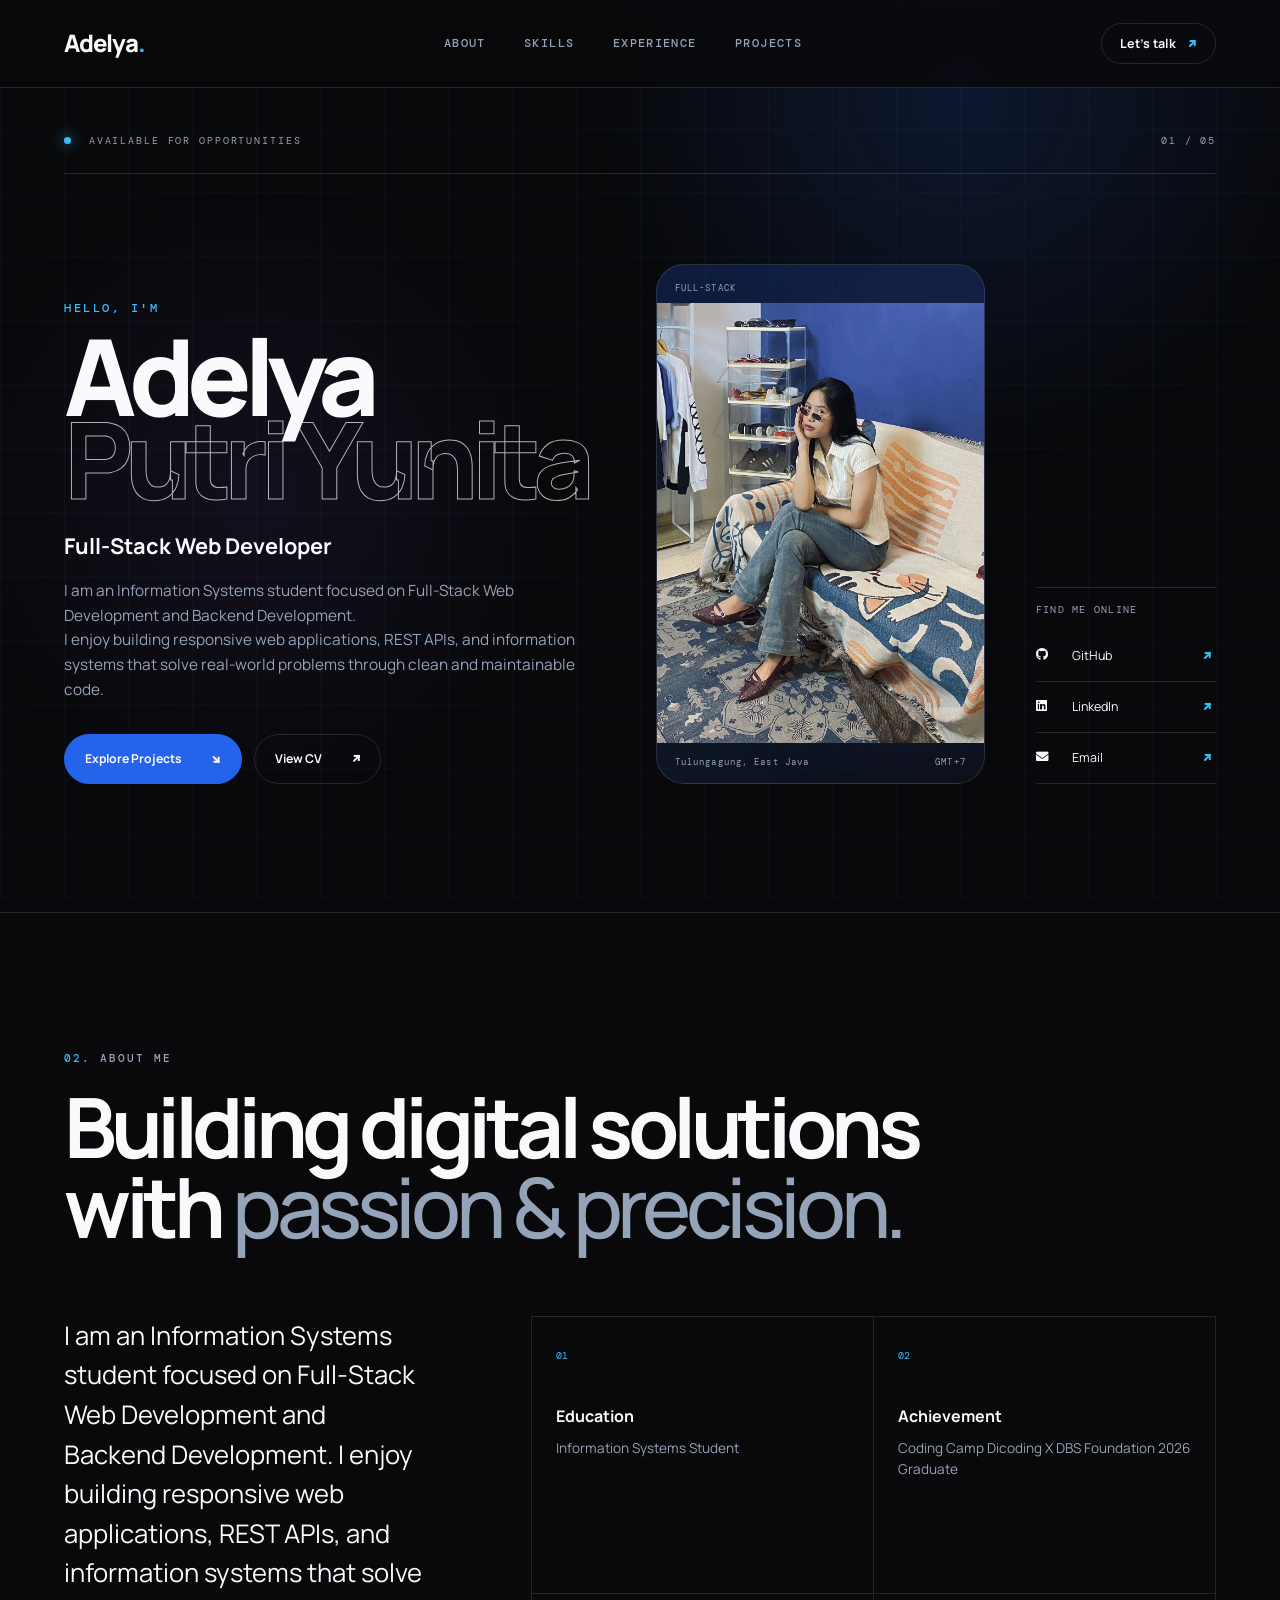
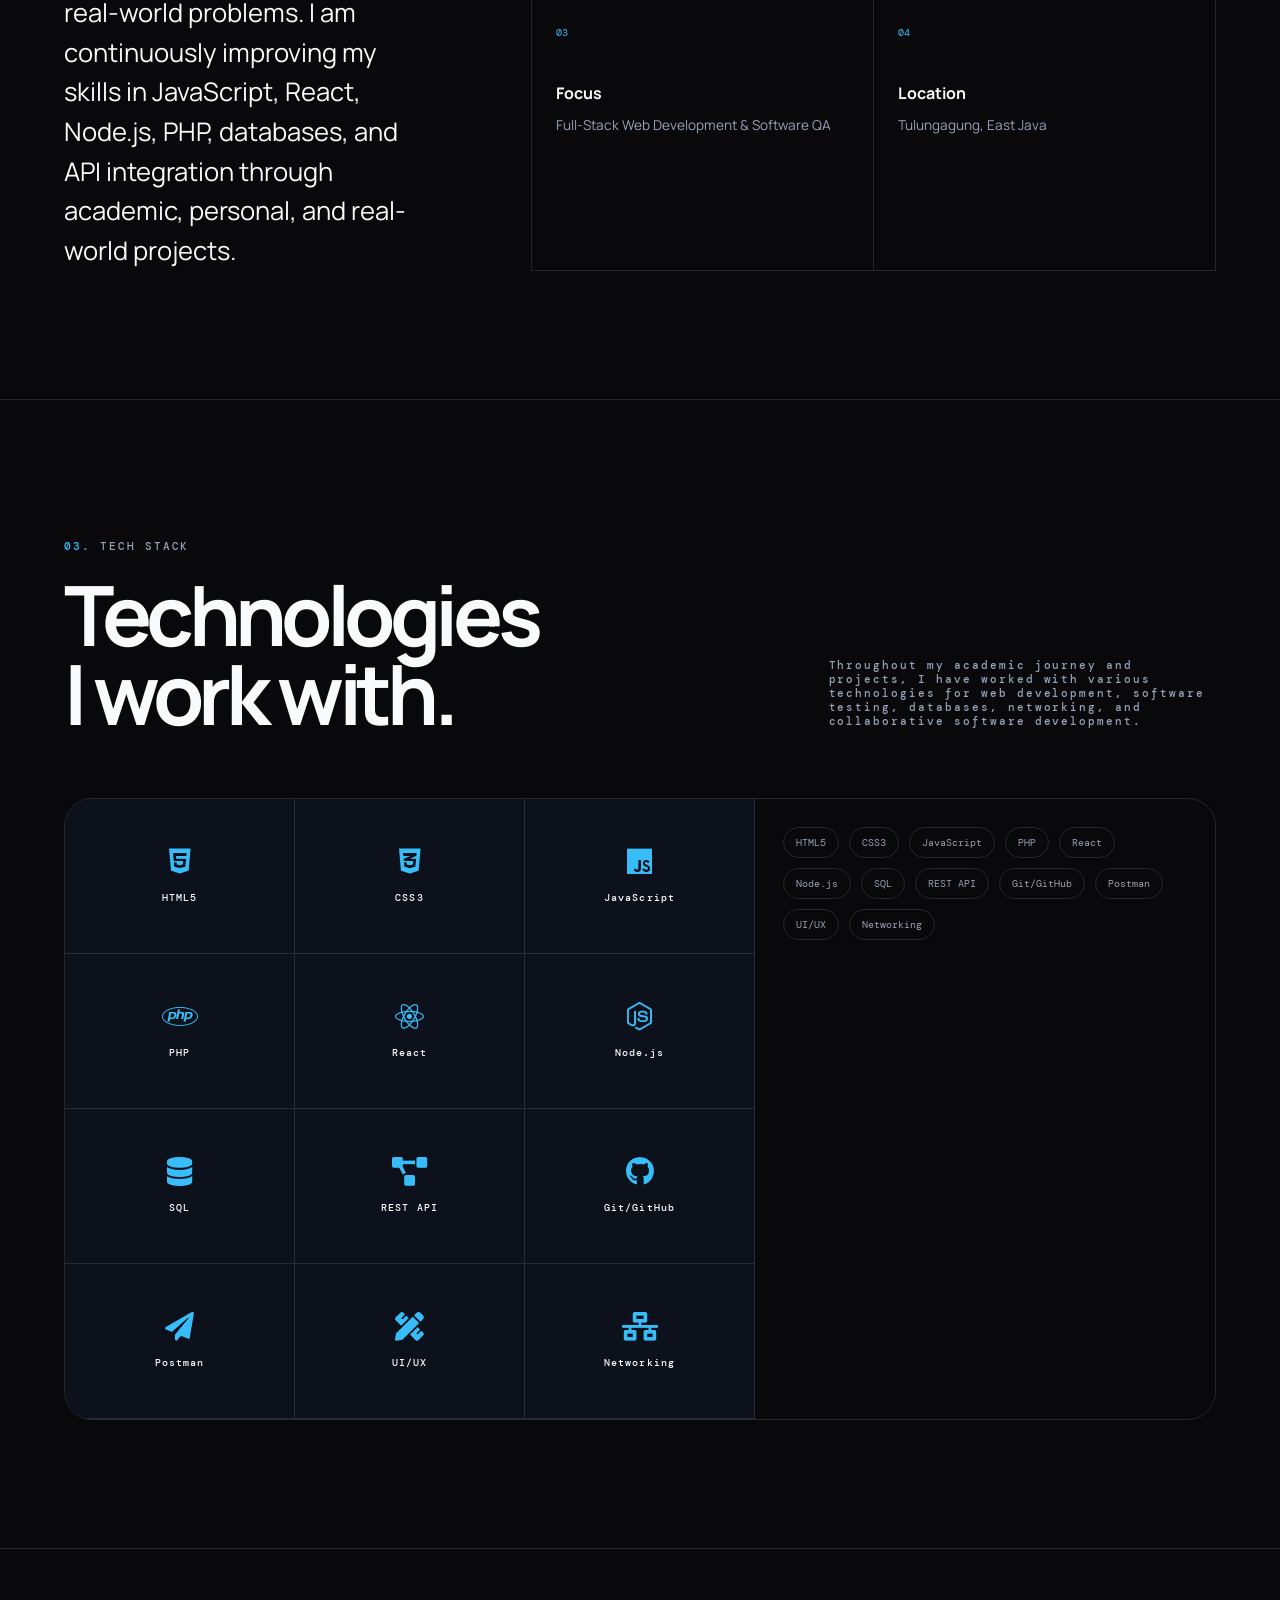
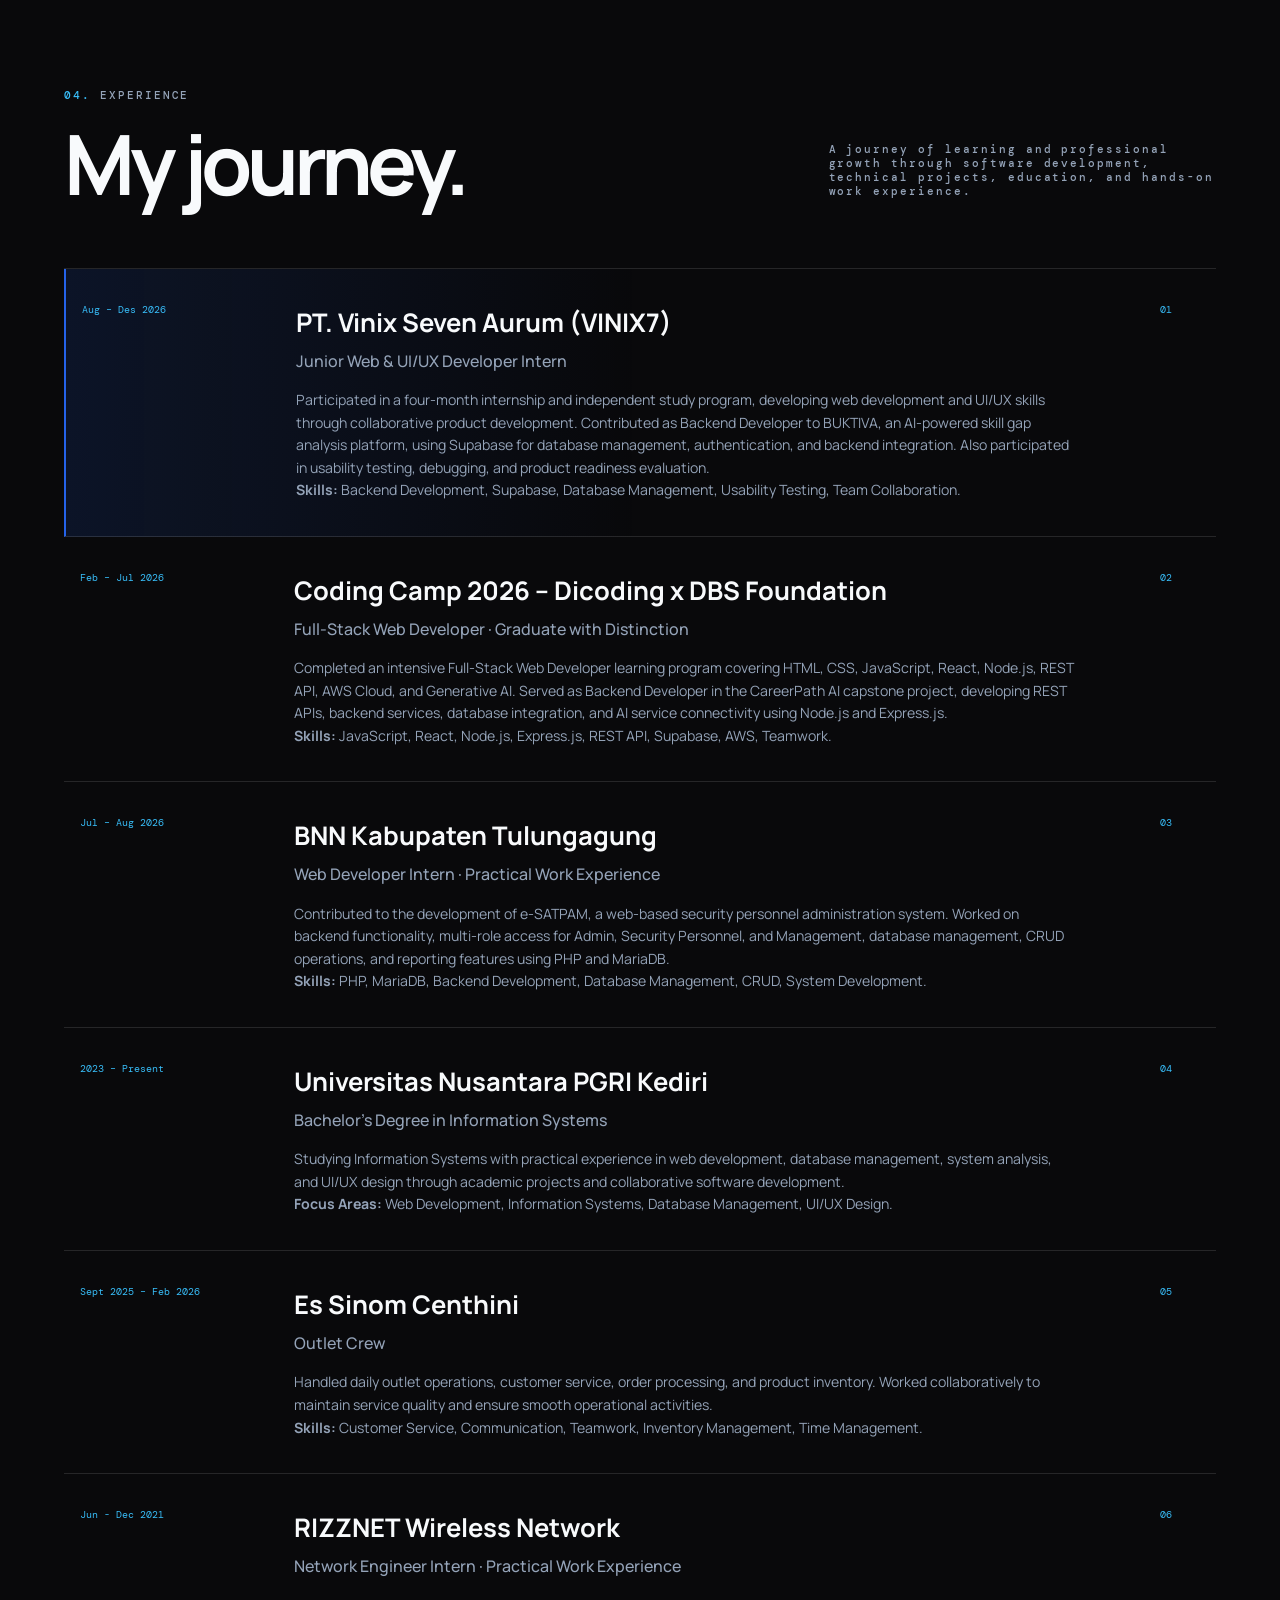
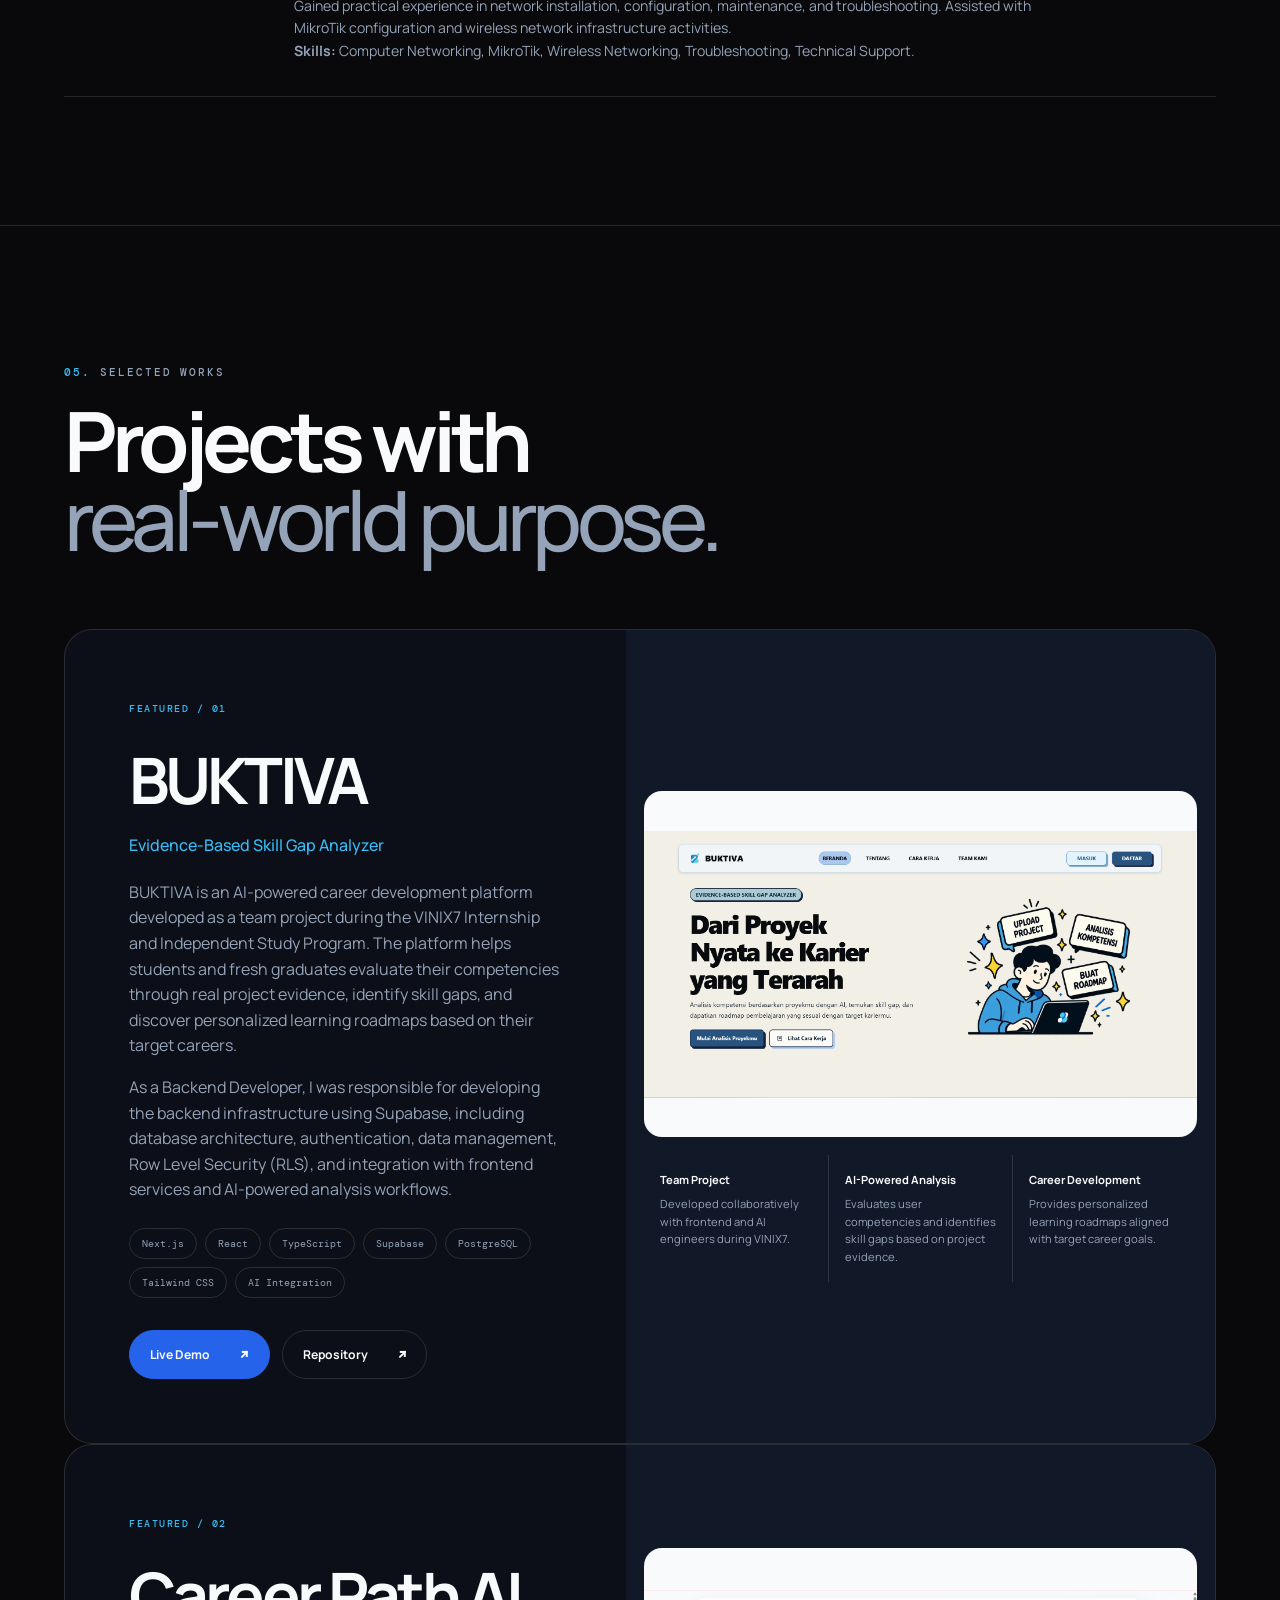
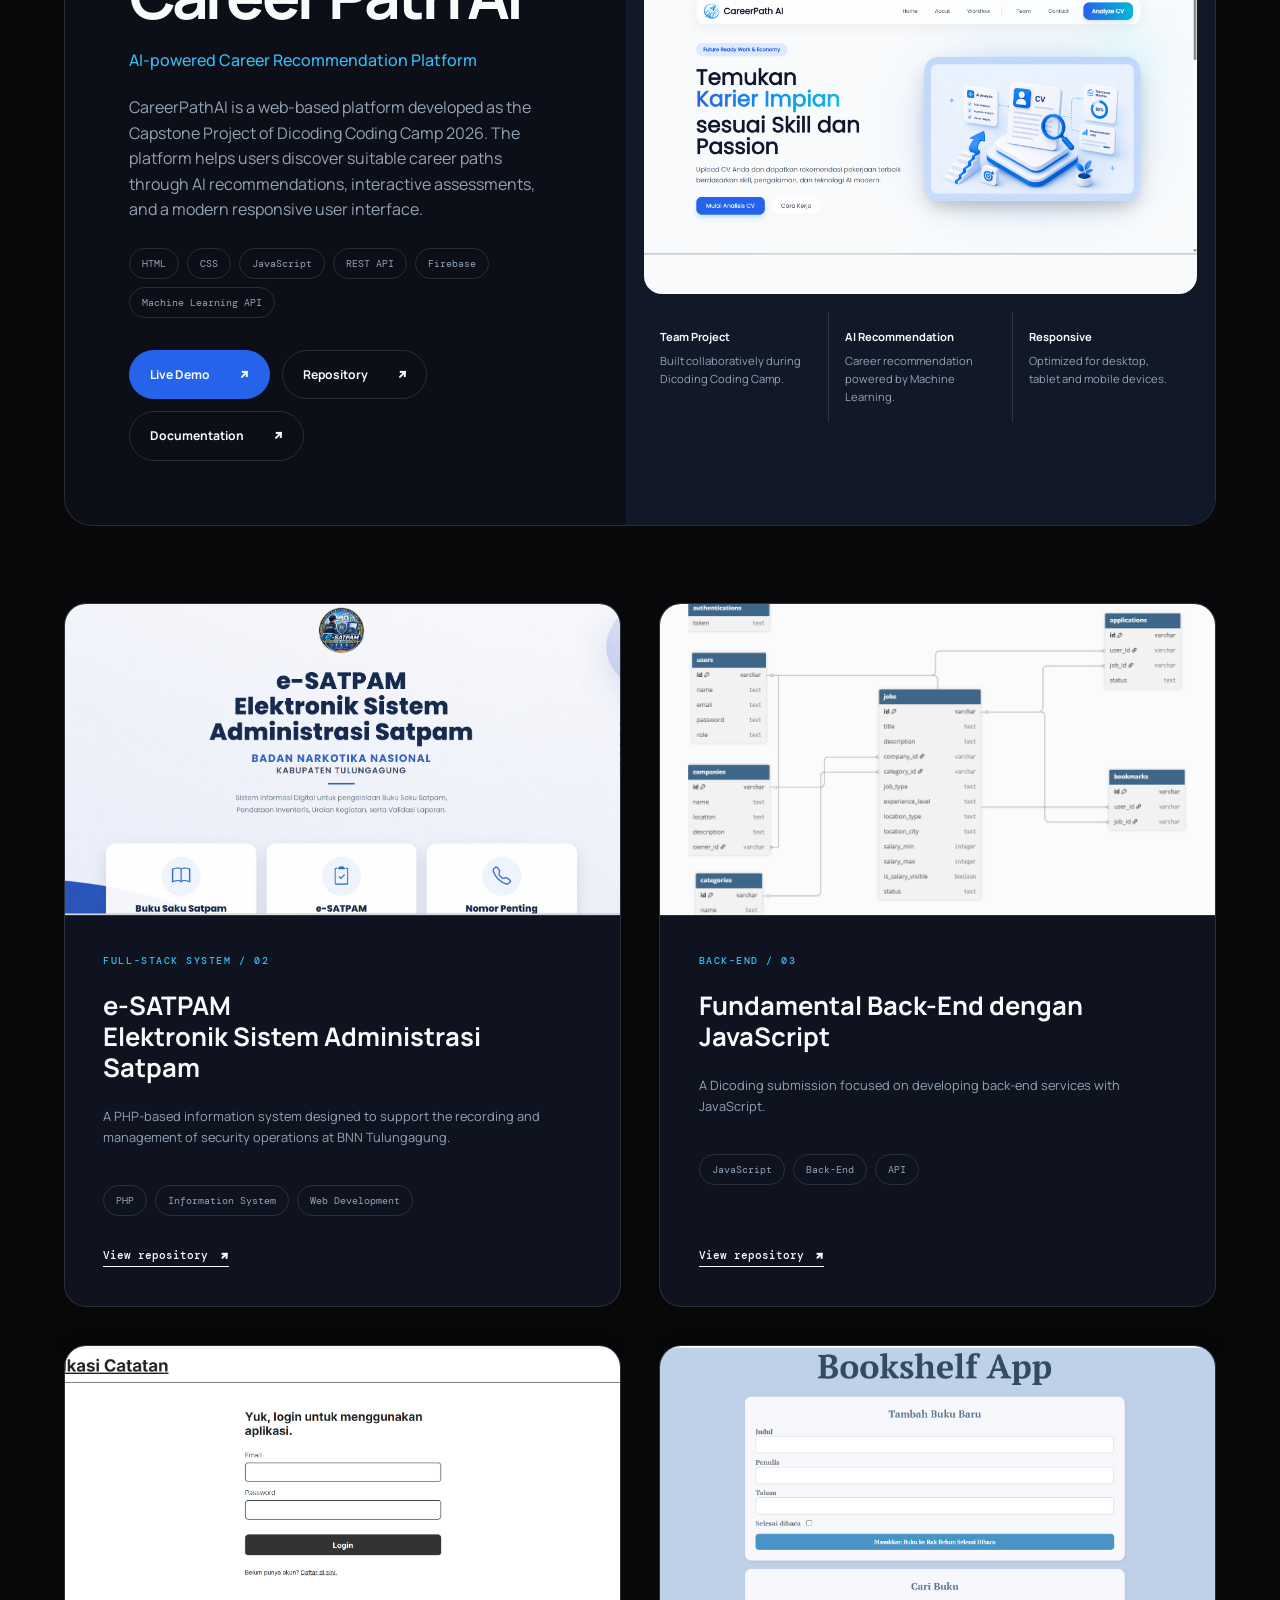
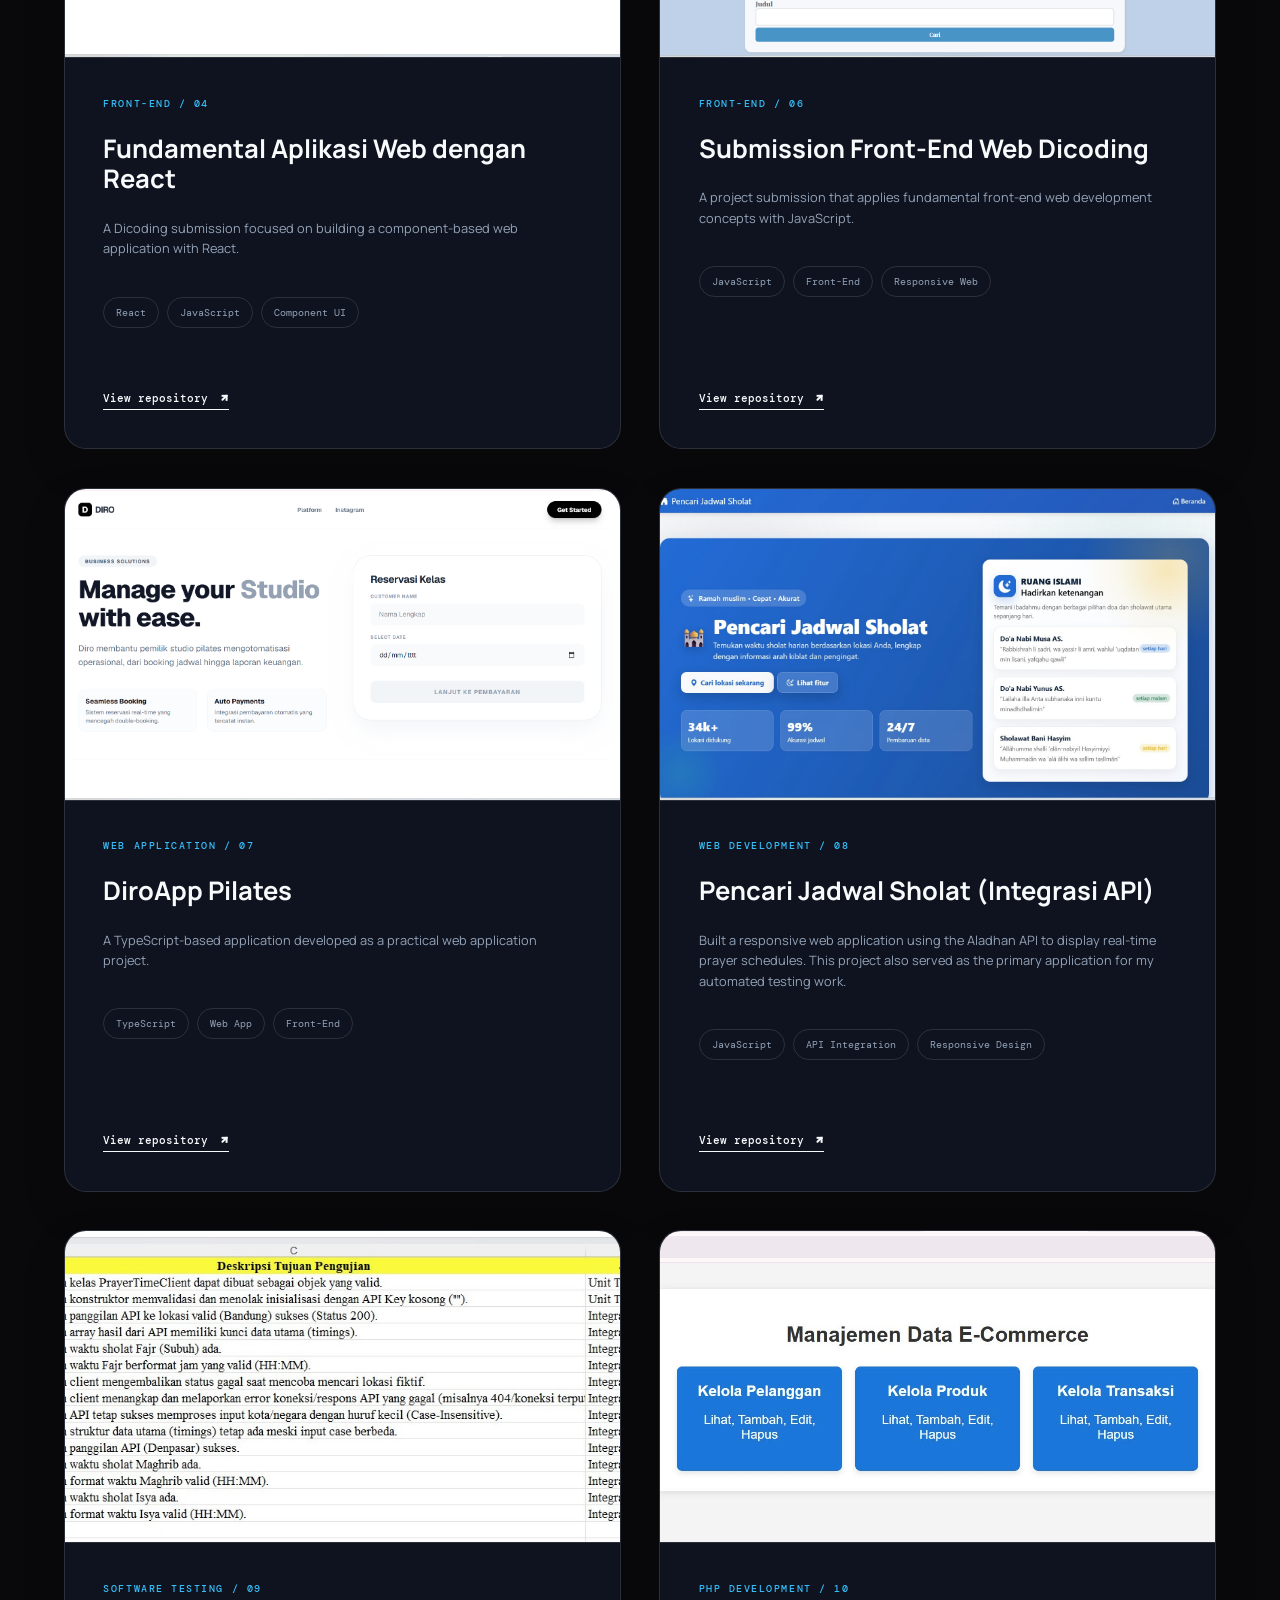
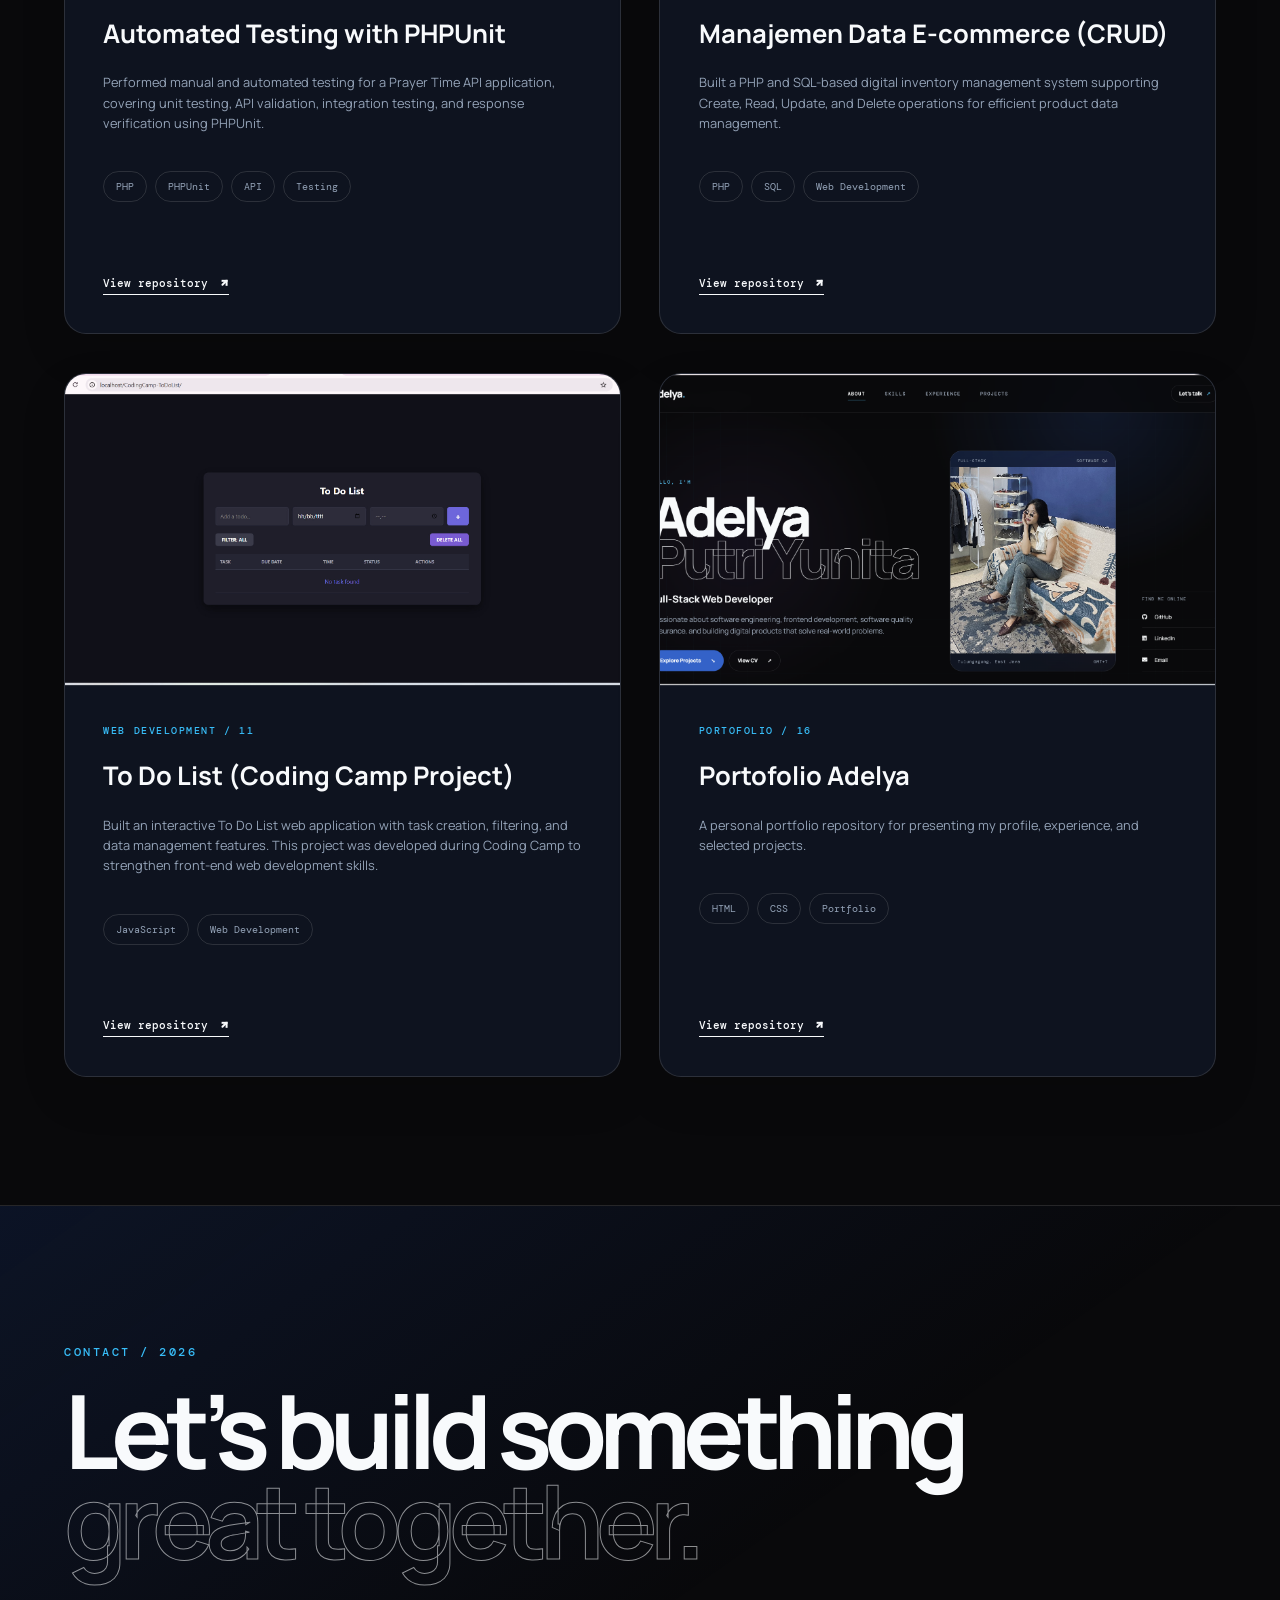
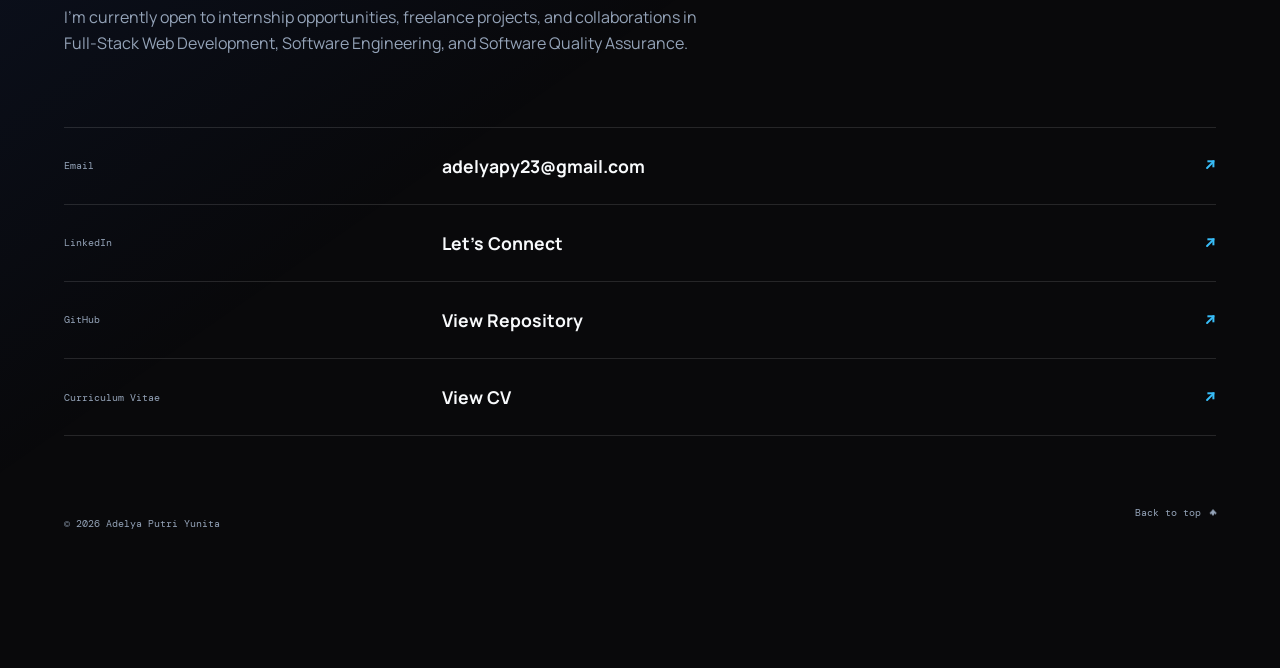
<file: index.html>
<!doctype html>
<html lang="en">

<head>
  <meta charset="utf-8">
  <meta name="viewport" content="width=device-width, initial-scale=1">
  <meta name="description"
    content="Portfolio of Adelya Putri Yunita, Full-Stack Web Developer and Software QA enthusiast.">
  <title>Portofolio | Adelya Putri Yunita</title>
  <link rel="preconnect" href="https://fonts.googleapis.com">
  <link rel="preconnect" href="https://fonts.gstatic.com" crossorigin>
  <link
    href="https://fonts.googleapis.com/css2?family=DM+Mono:wght@300;400;500&family=Manrope:wght@400;500;600;700;800&display=swap"
    rel="stylesheet">
  <link rel="stylesheet" href="assets/css/fontawesome-all.min.css">
  <link rel="stylesheet" href="assets/css/modern.css">
</head>

<body>
  <div class="site-shell">
    <header class="site-header">
      <a class="brand" href="#top" aria-label="Adelya, back to top">Adelya<span>.</span></a>
      <nav aria-label="Main navigation">
        <a href="#about">About</a><a href="#skills">Skills</a><a href="#experience">Experience</a><a
          href="#projects">Projects</a>
      </nav>
      <a class="header-cta" href="#contact">Let’s talk <span class="ui-arrow ui-arrow-ne" aria-hidden="true"></span></a>
    </header>

    <main id="top">
      <section class="hero section-pad">
        <div class="hero-kicker"><span class="status-dot"></span> AVAILABLE FOR OPPORTUNITIES <span
            class="hero-index">01 / 05</span></div>
        <div class="hero-grid">
          <div class="hero-copy">
            <p class="eyebrow">HELLO, I'M</p>
            <h1>Adelya<br><span>Putri Yunita</span></h1>
            <p class="hero-role">Full-Stack Web Developer</p>
            <p class="hero-description">I am an Information Systems student focused on Full-Stack Web Development and
              Backend Development. <br>I enjoy building responsive web applications, REST APIs, and information systems
              that solve real-world problems through clean and maintainable code.</p>
            <div class="actions"><a class="button button-primary" href="#projects">Explore Projects <span
                  class="ui-arrow ui-arrow-se" aria-hidden="true"></span></a><a class="button button-quiet"
                href="assets/css/CV/Adelya_Putri_Yunita_CV.pdf" target="_blank">View CV <span
                  class="ui-arrow ui-arrow-ne" aria-hidden="true"></span></a></div>
          </div>
          <div class="portrait-card">
            <div class="portrait-meta"><span>FULL-STACK</span></div>
            <img src="images/profile.png" alt="Adelya Putri Yunita" width="640" height="800">
            <div class="portrait-footer"><span>Tulungagung, East Java</span><span>GMT+7</span></div>
          </div>
          <aside class="hero-aside">
            <p>Find me online</p>
            <a href="https://github.com/adelyapy" target="_blank" rel="noreferrer"><i
                class="fab fa-github"></i><span>GitHub</span><b><span class="ui-arrow ui-arrow-ne"
                  aria-hidden="true"></span></b></a>
            <a href="https://linkedin.com/in/adelya-putri-yunita" target="_blank" rel="noreferrer"><i
                class="fab fa-linkedin"></i><span>LinkedIn</span><b><span class="ui-arrow ui-arrow-ne"
                  aria-hidden="true"></span></b></a>
            <a href="mailto:adelyapy23@gmail.com"><i class="fas fa-envelope"></i><span>Email</span><b><span
                  class="ui-arrow ui-arrow-ne" aria-hidden="true"></span></b></a>
          </aside>
        </div>
      </section>

      <section id="about" class="section-pad ruled reveal">
        <header class="section-head">
          <p><span>02.</span> ABOUT ME</p>
          <h2>Building digital solutions<br>with <em>passion & precision.</em></h2>
        </header>
        <div class="about-grid">
          <p class="lead">I am an Information Systems student focused on Full-Stack Web Development and Backend
            Development. I enjoy building responsive web applications, REST APIs, and information systems that solve
            real-world problems. I am continuously improving my skills in JavaScript, React, Node.js, PHP, databases,
            and API integration through academic, personal, and real-world projects.</p>
          <div class="fact-grid">
            <article><span>01</span>
              <h3>Education</h3>
              <p>Information Systems Student</p>
            </article>
            <article><span>02</span>
              <h3>Achievement</h3>
              <p>Coding Camp Dicoding X DBS Foundation 2026 Graduate</p>
            </article>
            <article><span>03</span>
              <h3>Focus</h3>
              <p>Full-Stack Web Development & Software QA</p>
            </article>
            <article><span>04</span>
              <h3>Location</h3>
              <p>Tulungagung, East Java</p>
            </article>
          </div>
        </div>
      </section>

      <section id="skills" class="section-pad ruled reveal">
        <header class="section-head split">
          <div>
            <p><span>03.</span> TECH STACK</p>
            <h2>Technologies<br>I work with.</h2>
          </div>
          <p class="section-intro">Throughout my academic journey and projects, I have worked with various technologies
            for web development, software testing, databases, networking, and collaborative software development.</p>
        </header>
        <div class="skills-board">
          <div class="tool-icons">
            <div><i class="fab fa-html5"></i><span>HTML5</span></div>
            <div><i class="fab fa-css3-alt"></i><span>CSS3</span></div>
            <div><i class="fab fa-js"></i><span>JavaScript</span></div>
            <div><i class="fab fa-php"></i><span>PHP</span></div>
            <div><i class="fab fa-react"></i><span>React</span></div>
            <div><i class="fab fa-node-js"></i><span>Node.js</span></div>
            <div><i class="fas fa-database"></i><span>SQL</span></div>
            <div><i class="fas fa-project-diagram"></i><span>REST API</span></div>
            <div><i class="fab fa-github"></i><span>Git/GitHub</span></div>
            <div><i class="fas fa-paper-plane"></i><span>Postman</span></div>
            <div><i class="fas fa-pencil-ruler"></i><span>UI/UX</span></div>
            <div><i class="fas fa-network-wired"></i><span>Networking</span></div>
          </div>
          <div class="skill-list">
            <span>HTML5</span><span>CSS3</span><span>JavaScript</span><span>PHP</span><span>React</span><span>Node.js</span><span>SQL</span><span>REST
              API</span><span>Git/GitHub</span><span>Postman</span><span>UI/UX</span><span>Networking</span></div>
        </div>
      </section>
      <section id="experience" class="section-pad ruled reveal">
        <header class="section-head split">
          <div>
            <p><span>04.</span> EXPERIENCE</p>
            <h2>My journey.</h2>
          </div>
          <p class="section-intro">
            A journey of learning and professional growth through
            software development, technical projects, education,
            and hands-on work experience.
          </p>
        </header>

        <div class="timeline">

          <!-- 01. VINIX7 -->
          <article class="featured">
            <time>Aug – Des 2026</time>
            <div>
              <h3>PT. Vinix Seven Aurum (VINIX7)</h3>
              <h4>Junior Web & UI/UX Developer Intern</h4>
              <p>
                Participated in a four-month internship and independent
                study program, developing web development and UI/UX
                skills through collaborative product development.
                Contributed as Backend Developer to BUKTIVA, an
                AI-powered skill gap analysis platform, using Supabase
                for database management, authentication, and backend
                integration. Also participated in usability testing,
                debugging, and product readiness evaluation.
              </p>
              <p>
                <strong>Skills:</strong> Backend Development, Supabase,
                Database Management, Usability Testing, Team Collaboration.
              </p>
            </div>
            <span>01</span>
          </article>

          <!-- 02. DICODING -->
          <article>
            <time>Feb – Jul 2026</time>
            <div>
              <h3>Coding Camp 2026 – Dicoding x DBS Foundation</h3>
              <h4>Full-Stack Web Developer · Graduate with Distinction</h4>
              <p>
                Completed an intensive Full-Stack Web Developer
                learning program covering HTML, CSS, JavaScript,
                React, Node.js, REST API, AWS Cloud, and Generative AI.
                Served as Backend Developer in the CareerPath AI
                capstone project, developing REST APIs, backend
                services, database integration, and AI service
                connectivity using Node.js and Express.js.
              </p>
              <p>
                <strong>Skills:</strong> JavaScript, React, Node.js,
                Express.js, REST API, Supabase, AWS, Teamwork.
              </p>
            </div>
            <span>02</span>
          </article>

          <!-- 03. BNN -->
          <article>
            <time>Jul – Aug 2026</time>
            <div>
              <h3>BNN Kabupaten Tulungagung</h3>
              <h4>Web Developer Intern · Practical Work Experience</h4>
              <p>
                Contributed to the development of e-SATPAM, a
                web-based security personnel administration system.
                Worked on backend functionality, multi-role access
                for Admin, Security Personnel, and Management,
                database management, CRUD operations, and reporting
                features using PHP and MariaDB.
              </p>
              <p>
                <strong>Skills:</strong> PHP, MariaDB, Backend Development,
                Database Management, CRUD, System Development.
              </p>
            </div>
            <span>03</span>
          </article>

          <!-- 04. EDUCATION -->
          <article>
            <time>2023 – Present</time>
            <div>
              <h3>Universitas Nusantara PGRI Kediri</h3>
              <h4>Bachelor's Degree in Information Systems</h4>
              <p>
                Studying Information Systems with practical experience
                in web development, database management, system
                analysis, and UI/UX design through academic projects
                and collaborative software development.
              </p>
              <p>
                <strong>Focus Areas:</strong> Web Development,
                Information Systems, Database Management, UI/UX Design.
              </p>
            </div>
            <span>04</span>
          </article>

          <!-- 05. ES SINOM -->
          <article>
            <time>Sept 2025 – Feb 2026</time>
            <div>
              <h3>Es Sinom Centhini</h3>
              <h4>Outlet Crew</h4>
              <p>
                Handled daily outlet operations, customer service,
                order processing, and product inventory. Worked
                collaboratively to maintain service quality and
                ensure smooth operational activities.
              </p>
              <p>
                <strong>Skills:</strong> Customer Service, Communication,
                Teamwork, Inventory Management, Time Management.
              </p>
            </div>
            <span>05</span>
          </article>

          <!-- 06. RIZZNET -->
          <article>
            <time>Jun - Dec 2021</time>
            <div>
              <h3>RIZZNET Wireless Network</h3>
              <h4>Network Engineer Intern · Practical Work Experience</h4>
              <p>
                Gained practical experience in network installation,
                configuration, maintenance, and troubleshooting.
                Assisted with MikroTik configuration and wireless
                network infrastructure activities.
              </p>
              <p>
                <strong>Skills:</strong> Computer Networking,
                MikroTik, Wireless Networking, Troubleshooting,
                Technical Support.
              </p>
            </div>
            <span>06</span>
          </article>

        </div>
      </section>
      <section id="projects" class="section-pad ruled reveal">
        <header class="section-head">
          <p><span>05.</span> SELECTED WORKS</p>
          <h2>Projects with<br><em>real-world purpose.</em></h2>
        </header>
        <article class="featured-project">
          <div class="featured-copy">
            <span class="project-no">FEATURED / 01</span>

            <h3>BUKTIVA</h3>
            <h4>Evidence-Based Skill Gap Analyzer</h4>

            <p>
              BUKTIVA is an AI-powered career development platform
              developed as a team project during the VINIX7 Internship
              and Independent Study Program. The platform helps students
              and fresh graduates evaluate their competencies through
              real project evidence, identify skill gaps, and discover
              personalized learning roadmaps based on their target careers.
            </p>

            <p>
              As a Backend Developer, I was responsible for developing
              the backend infrastructure using Supabase, including
              database architecture, authentication, data management,
              Row Level Security (RLS), and integration with frontend
              services and AI-powered analysis workflows.
            </p>

            <div class="tags">
              <span>Next.js</span>
              <span>React</span>
              <span>TypeScript</span>
              <span>Supabase</span>
              <span>PostgreSQL</span>
              <span>Tailwind CSS</span>
              <span>AI Integration</span>
            </div>

            <div class="actions">
              <a class="button button-primary"
                href="https://evidence-based-skill-gap-analyzer-v.vercel.app/"
                target="_blank" rel="noreferrer">
                Live Demo
                <span class="ui-arrow ui-arrow-ne" aria-hidden="true"></span>
              </a>

              <a class="button button-quiet"
                href="https://github.com/adelyapy/EvidenceBasedSkillGapAnalyzer-VINIX7"
                target="_blank" rel="noreferrer">
                Repository
                <span class="ui-arrow ui-arrow-ne" aria-hidden="true"></span>
              </a>
            </div>
          </div>

          <div class="featured-visual">
            <img src="images/buktiva.png"
              alt="BUKTIVA Evidence-Based Skill Gap Analyzer Interface">

            <div class="mini-facts">
              <p>
                <b>Team Project</b>
                <span>Developed collaboratively with frontend and AI engineers during VINIX7.</span>
              </p>

              <p>
                <b>AI-Powered Analysis</b>
                <span>Evaluates user competencies and identifies skill gaps based on project evidence.</span>
              </p>

              <p>
                <b>Career Development</b>
                <span>Provides personalized learning roadmaps aligned with target career goals.</span>
              </p>
            </div>
          </div>
        </article>
        <article class="featured-project">
          <div class="featured-copy"><span class="project-no">FEATURED / 02</span>
            <h3>Career Path AI</h3>
            <h4>AI-powered Career Recommendation Platform</h4>
            <p>CareerPathAI is a web-based platform developed as the Capstone Project of Dicoding Coding Camp 2026. The
              platform helps users discover suitable career paths through AI recommendations, interactive assessments,
              and a modern responsive user interface.</p>
            <div class="tags"><span>HTML</span><span>CSS</span><span>JavaScript</span><span>REST
                API</span><span>Firebase</span><span>Machine Learning API</span></div>
            <div class="actions"><a class="button button-primary" href="https://careerpathai-front-end.vercel.app/"
                target="_blank">Live Demo <span class="ui-arrow ui-arrow-ne" aria-hidden="true"></span></a><a
                class="button button-quiet" href="https://github.com/CC26-PSU139" target="_blank">Repository <span
                  class="ui-arrow ui-arrow-ne" aria-hidden="true"></span></a><a class="button button-quiet"
                href="https://docs.google.com/document/d/1YCwtp4bRuUj5dXim_X3yN8KlXiXldsRzDuFCffFjl38/edit"
                target="_blank">Documentation <span class="ui-arrow ui-arrow-ne" aria-hidden="true"></span></a></div>
          </div>
          <div class="featured-visual"><img src="images/careerpathai.png" alt="CareerPathAI interface">
            <div class="mini-facts">
              <p><b>Team Project</b><span>Built collaboratively during Dicoding Coding Camp.</span></p>
              <p><b>AI Recommendation</b><span>Career recommendation powered by Machine Learning.</span></p>
              <p><b>Responsive</b><span>Optimized for desktop, tablet and mobile devices.</span></p>
            </div>
          </div>
        </article>
        <div class="project-grid">
          <article class="project-card"><a class="project-image"
              href="https://github.com/adelyapy/Sistem-Informasi-Satpam-BNN-Tulungagung" target="_blank"
              rel="noreferrer"><img src="images/project_satpam.png" alt="Sistem Informasi Satpam BNN Tulungagung"
                loading="lazy"></a>
            <div class="project-body"><span class="project-type">FULL-STACK SYSTEM / 02</span>
              <h3>e-SATPAM <br>Elektronik Sistem Administrasi Satpam</h3>
              <p>A PHP-based information system designed to support the recording and management of security operations
                at BNN Tulungagung.</p>
              <div class="tags"><span>PHP</span><span>Information System</span><span>Web Development</span></div><a
                href="https://github.com/adelyapy/Sistem-Informasi-Satpam-BNN-Tulungagung" target="_blank"
                rel="noreferrer">View repository <span class="ui-arrow ui-arrow-ne" aria-hidden="true"></span></a>
            </div>
          </article>

          <article class="project-card"><a class="project-image"
              href="https://github.com/adelyapy/Submission-Fundamental-Back-End-dengan-JavaScript---DICODING"
              target="_blank" rel="noreferrer"><img src="images/project_openjob.png" alt="OpenJob REST API"
                loading="lazy"></a>
            <div class="project-body"><span class="project-type">BACK-END / 03</span>
              <h3>Fundamental Back-End dengan JavaScript</h3>
              <p>A Dicoding submission focused on developing back-end services with JavaScript.</p>
              <div class="tags"><span>JavaScript</span><span>Back-End</span><span>API</span></div><a
                href="https://github.com/adelyapy/Submission-Fundamental-Back-End-dengan-JavaScript---DICODING"
                target="_blank" rel="noreferrer">View repository <span class="ui-arrow ui-arrow-ne"
                  aria-hidden="true"></span></a>
            </div>
          </article>

          <article class="project-card"><a class="project-image"
              href="https://github.com/adelyapy/Submission-Fundamental-Aplikasi-Web-dengan-React---DICODING"
              target="_blank" rel="noreferrer"><img src="images/project_react.png" alt="React Web Application"
                loading="lazy"></a>
            <div class="project-body"><span class="project-type">FRONT-END / 04</span>
              <h3>Fundamental Aplikasi Web dengan React</h3>
              <p>A Dicoding submission focused on building a component-based web application with React.</p>
              <div class="tags"><span>React</span><span>JavaScript</span><span>Component UI</span></div><a
                href="https://github.com/adelyapy/Submission-Fundamental-Aplikasi-Web-dengan-React---DICODING"
                target="_blank" rel="noreferrer">View repository <span class="ui-arrow ui-arrow-ne"
                  aria-hidden="true"></span></a>
            </div>
          </article>

          <article class="project-card"><a class="project-image"
              href="https://github.com/adelyapy/Submission-Front-End-Web-DICODING" target="_blank" rel="noreferrer"><img
                src="images/project_bookshelf.png" alt="Bookshelf App" loading="lazy"></a>
            <div class="project-body"><span class="project-type">FRONT-END / 06</span>
              <h3>Submission Front-End Web Dicoding</h3>
              <p>A project submission that applies fundamental front-end web development concepts with JavaScript.</p>
              <div class="tags"><span>JavaScript</span><span>Front-End</span><span>Responsive Web</span></div><a
                href="https://github.com/adelyapy/Submission-Front-End-Web-DICODING" target="_blank"
                rel="noreferrer">View repository <span class="ui-arrow ui-arrow-ne" aria-hidden="true"></span></a>
            </div>
          </article>

          <article class="project-card"><a class="project-image"
              href="https://github.com/adelyapy/DiroAppPilates_AdelyaPutriYunita" target="_blank" rel="noreferrer"><img
                src="images/project_pilates.png" alt="DIRO Pilates Booking System" loading="lazy"></a>
            <div class="project-body"><span class="project-type">WEB APPLICATION / 07</span>
              <h3>DiroApp Pilates</h3>
              <p>A TypeScript-based application developed as a practical web application project.</p>
              <div class="tags"><span>TypeScript</span><span>Web App</span><span>Front-End</span></div><a
                href="https://github.com/adelyapy/DiroAppPilates_AdelyaPutriYunita" target="_blank"
                rel="noreferrer">View repository <span class="ui-arrow ui-arrow-ne" aria-hidden="true"></span></a>
            </div>
          </article>

          <article class="project-card"><a class="project-image" href="https://github.com/adelyapy/tubes_bertiga"
              target="_blank" rel="noreferrer"><img src="images/project_sholat.png" alt="Pencari Jadwal Sholat"
                loading="lazy"></a>
            <div class="project-body"><span class="project-type">WEB DEVELOPMENT / 08</span>
              <h3>Pencari Jadwal Sholat (Integrasi API)</h3>
              <p>Built a responsive web application using the Aladhan API to display real-time prayer schedules. This
                project also served as the primary application for my automated testing work.</p>
              <div class="tags"><span>JavaScript</span><span>API Integration</span><span>Responsive Design</span></div>
              <a href="https://github.com/adelyapy/tubes_bertiga" target="_blank" rel="noreferrer">View repository <span
                  class="ui-arrow ui-arrow-ne" aria-hidden="true"></span></a>
            </div>
          </article>

          <article class="project-card"><a class="project-image" href="https://github.com/adelyapy/tubes_bertiga"
              target="_blank" rel="noreferrer"><img src="images/project_qa.png" alt="Software QA" loading="lazy"></a>
            <div class="project-body"><span class="project-type">SOFTWARE TESTING / 09</span>
              <h3>Automated Testing with PHPUnit</h3>
              <p>Performed manual and automated testing for a Prayer Time API application, covering unit testing, API
                validation, integration testing, and response verification using PHPUnit.</p>
              <div class="tags"><span>PHP</span><span>PHPUnit</span><span>API</span><span>Testing</span></div><a
                href="https://github.com/adelyapy/tubes_bertiga" target="_blank" rel="noreferrer">View repository <span
                  class="ui-arrow ui-arrow-ne" aria-hidden="true"></span></a>
            </div>
          </article>

          <article class="project-card"><a class="project-image"
              href="https://github.com/adelyapy/ppl_adelyaa_praktikum2" target="_blank" rel="noreferrer"><img
                src="images/project_crud.png" alt="Project CRUD" loading="lazy"></a>
            <div class="project-body"><span class="project-type">PHP DEVELOPMENT / 10</span>
              <h3>Manajemen Data E-commerce (CRUD)</h3>
              <p>Built a PHP and SQL-based digital inventory management system supporting Create, Read, Update, and
                Delete operations for efficient product data management.</p>
              <div class="tags"><span>PHP</span><span>SQL</span><span>Web Development</span></div><a
                href="https://github.com/adelyapy/ppl_adelyaa_praktikum2" target="_blank" rel="noreferrer">View
                repository <span class="ui-arrow ui-arrow-ne" aria-hidden="true"></span></a>
            </div>
          </article>

          <article class="project-card"><a class="project-image"
              href="https://github.com/adelyapy/CodingCamp-19Jan26-AdelyaPutriYunita" target="_blank"
              rel="noreferrer"><img src="images/project_todo.png" alt="To Do List" loading="lazy"></a>
            <div class="project-body"><span class="project-type">WEB DEVELOPMENT / 11</span>
              <h3>To Do List (Coding Camp Project)</h3>
              <p>Built an interactive To Do List web application with task creation, filtering, and data management
                features. This project was developed during Coding Camp to strengthen front-end web development skills.
              </p>
              <div class="tags"><span>JavaScript</span><span>Web Development</span></div><a
                href="https://github.com/adelyapy/CodingCamp-19Jan26-AdelyaPutriYunita" target="_blank"
                rel="noreferrer">View repository <span class="ui-arrow ui-arrow-ne" aria-hidden="true"></span></a>
            </div>
          </article>

          <article class="project-card"><a class="project-image" href="https://github.com/adelyapy/portofolio_adelya"
              target="_blank" rel="noreferrer"><img src="images/project_portofolio.png" alt="Portfolio Web Application"
                loading="lazy"></a>
            <div class="project-body"><span class="project-type">PORTOFOLIO / 16</span>
              <h3>Portofolio Adelya</h3>
              <p>A personal portfolio repository for presenting my profile, experience, and selected projects.</p>
              <div class="tags"><span>HTML</span><span>CSS</span><span>Portfolio</span></div><a
                href="https://github.com/adelyapy/portofolio_adelya" target="_blank" rel="noreferrer">View repository
                <span class="ui-arrow ui-arrow-ne" aria-hidden="true"></span></a>
            </div>
          </article>

        </div>
      </section>
    </main>

    <footer id="contact" class="section-pad">
      <p class="eyebrow">CONTACT / 2026</p>
      <h2>Let’s build something<br><span>great together.</span></h2>
      <p class="footer-copy">I'm currently open to internship opportunities, freelance projects, and collaborations in
        Full-Stack Web Development, Software Engineering, and Software Quality Assurance.</p>
      <div class="contact-links"><a href="mailto:adelyapy23@gmail.com"><span>Email</span><b>adelyapy23@gmail.com</b><i
            class="ui-arrow ui-arrow-ne" aria-hidden="true"></i></a><a
          href="https://www.linkedin.com/in/adelya-putri-yunita/" target="_blank"><span>LinkedIn</span><b>Let's
            Connect</b><i class="ui-arrow ui-arrow-ne" aria-hidden="true"></i></a><a href="https://github.com/adelyapy"
          target="_blank"><span>GitHub</span><b>View Repository</b><i class="ui-arrow ui-arrow-ne"
            aria-hidden="true"></i></a><a href="assets/css/CV/Adelya_Putri_Yunita_CV.pdf"
          target="_blank"><span>Curriculum Vitae</span><b>View CV</b><i class="ui-arrow ui-arrow-ne"
            aria-hidden="true"></i></a></div>
      <div class="copyright">
        <p>© 2026 Adelya Putri Yunita</p><a href="#top">Back to top <span class="ui-arrow ui-arrow-up"
            aria-hidden="true"></span></a>
      </div>
    </footer>
  </div>
  <script>
    const observer = new IntersectionObserver((entries) => entries.forEach((entry) => {
      if (entry.isIntersecting) {
        entry.target.classList.add('is-visible');
        observer.unobserve(entry.target);
      }
    }), { threshold: 0.01, rootMargin: '0px 0px -40px' });

    document.querySelectorAll('.reveal').forEach((element) => observer.observe(element));

    const animatedItems = document.querySelectorAll('.fact-grid article, .tool-icons div, .timeline article, .featured-project, .project-card, .contact-links a');
    animatedItems.forEach((element, index) => {
      element.classList.add('scroll-reveal');
      element.style.setProperty('--reveal-delay', `${(index % 4) * 70}ms`);
      observer.observe(element);
    });

    const sections = [...document.querySelectorAll('main section[id], footer[id]')];
    const navLinks = [...document.querySelectorAll('.site-header nav a')];
    const activeSectionObserver = new IntersectionObserver((entries) => {
      entries.forEach((entry) => {
        if (!entry.isIntersecting) return;
        navLinks.forEach((link) => link.classList.toggle('is-active', link.getAttribute('href') === `#${entry.target.id}`));
      });
    }, { rootMargin: '-35% 0px -55%', threshold: 0 });
    sections.forEach((section) => activeSectionObserver.observe(section));

    document.querySelectorAll('a[href^="#"]').forEach((link) => link.addEventListener('click', (event) => { const target = document.querySelector(link.getAttribute('href')); if (target) { event.preventDefault(); target.scrollIntoView({ behavior: 'smooth' }); } }));
  </script>
</body>

</html>
</file>
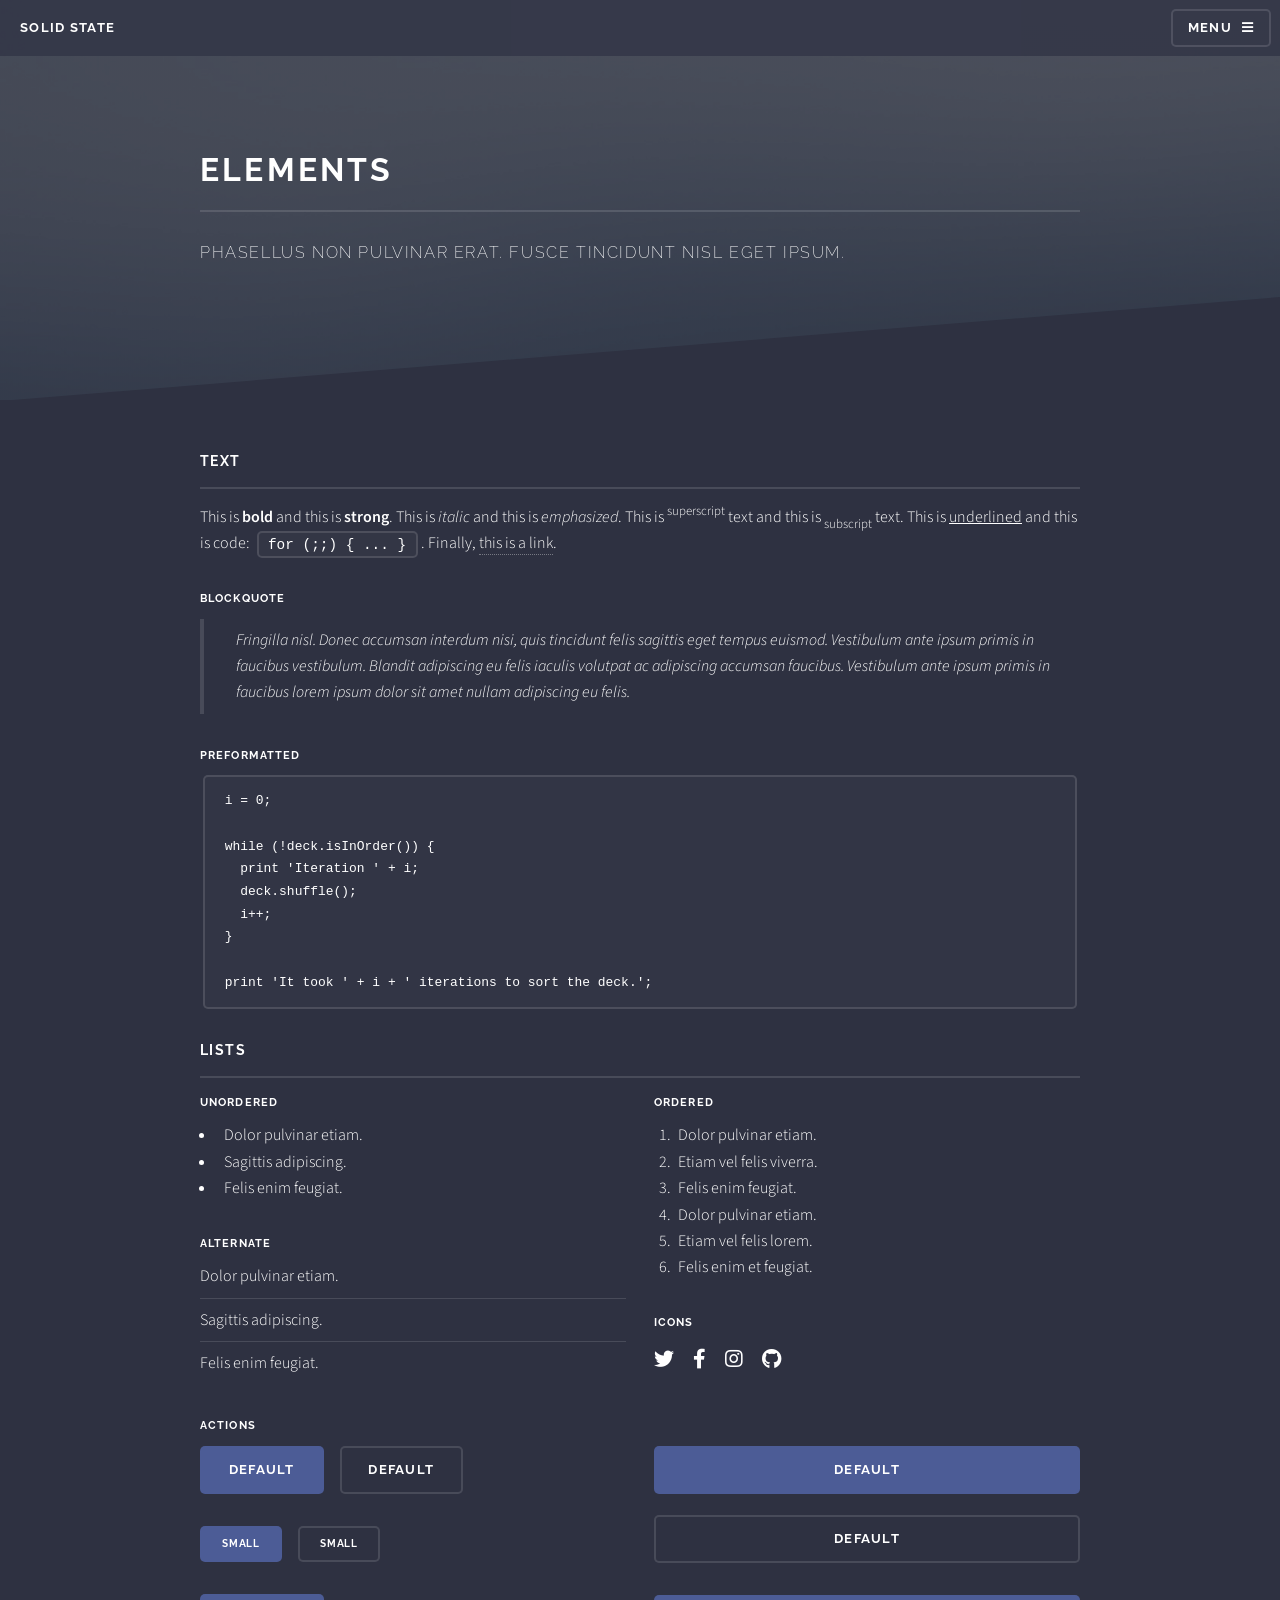
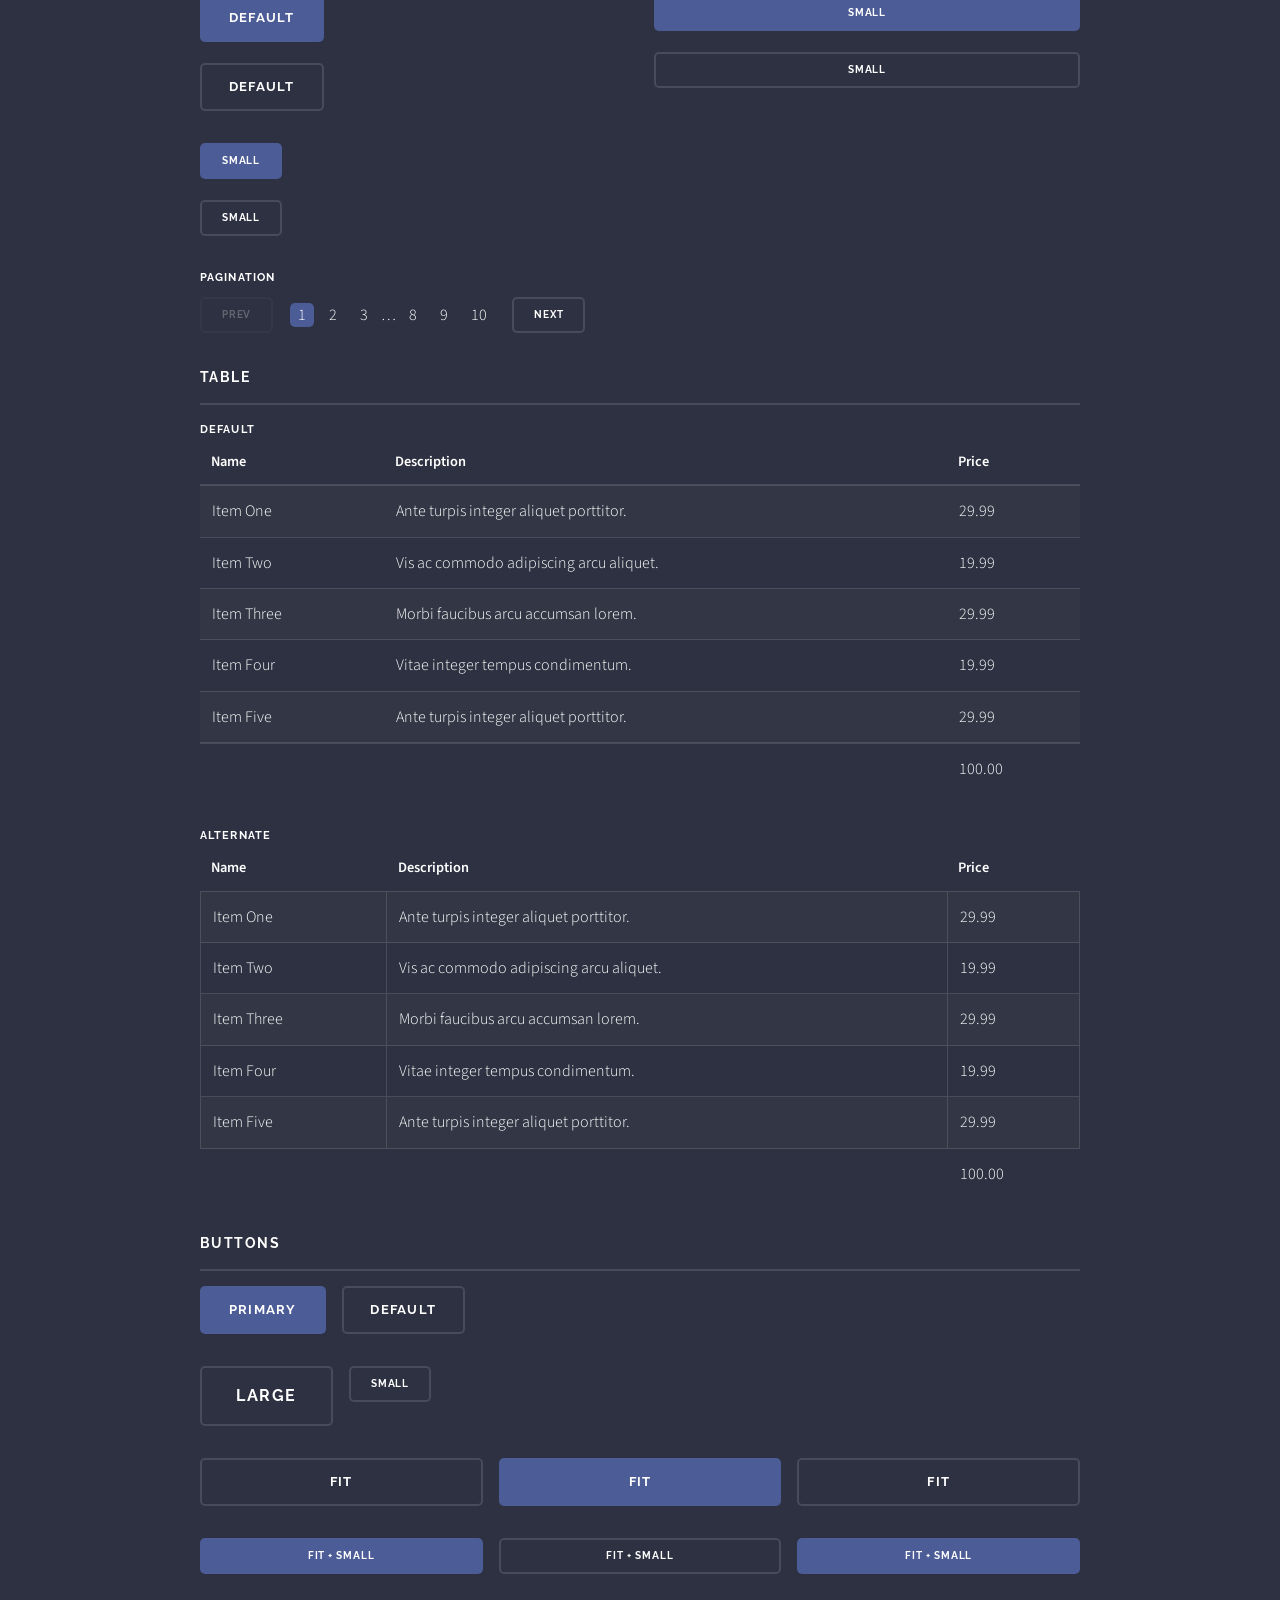
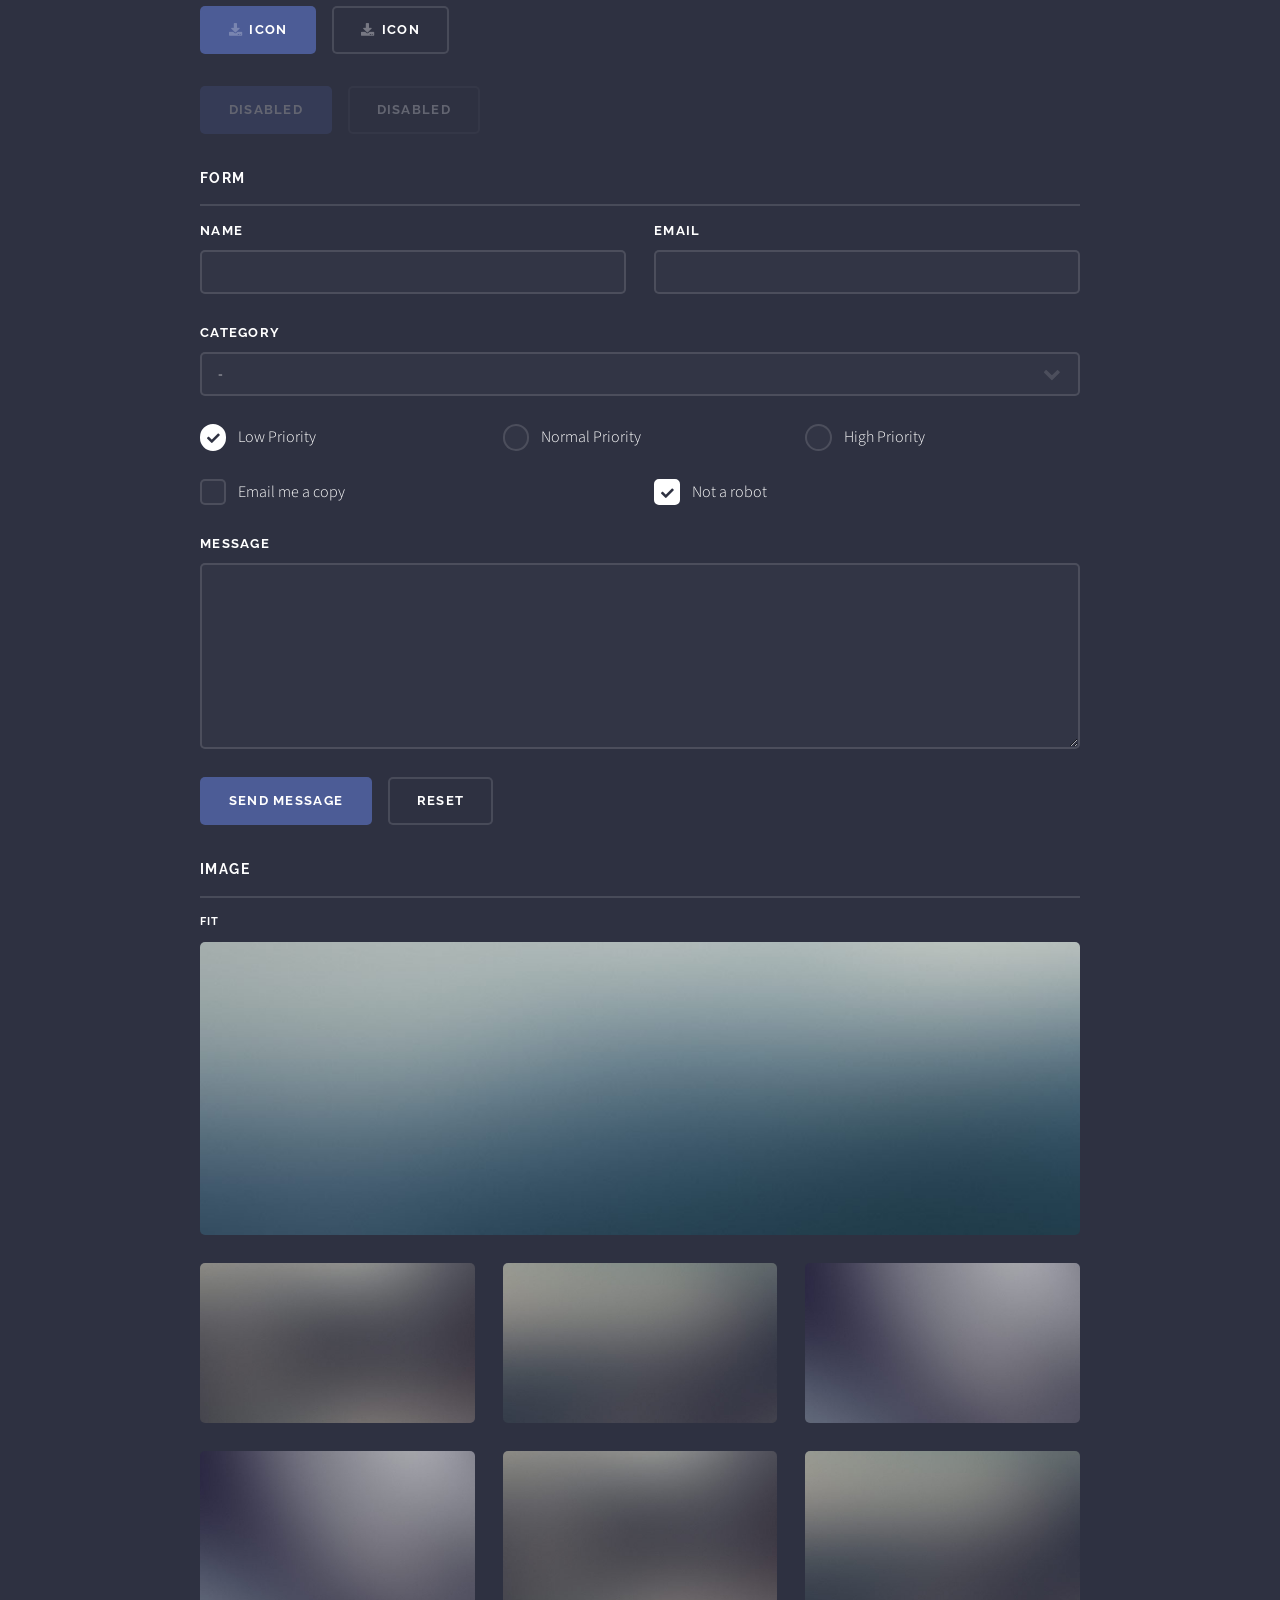
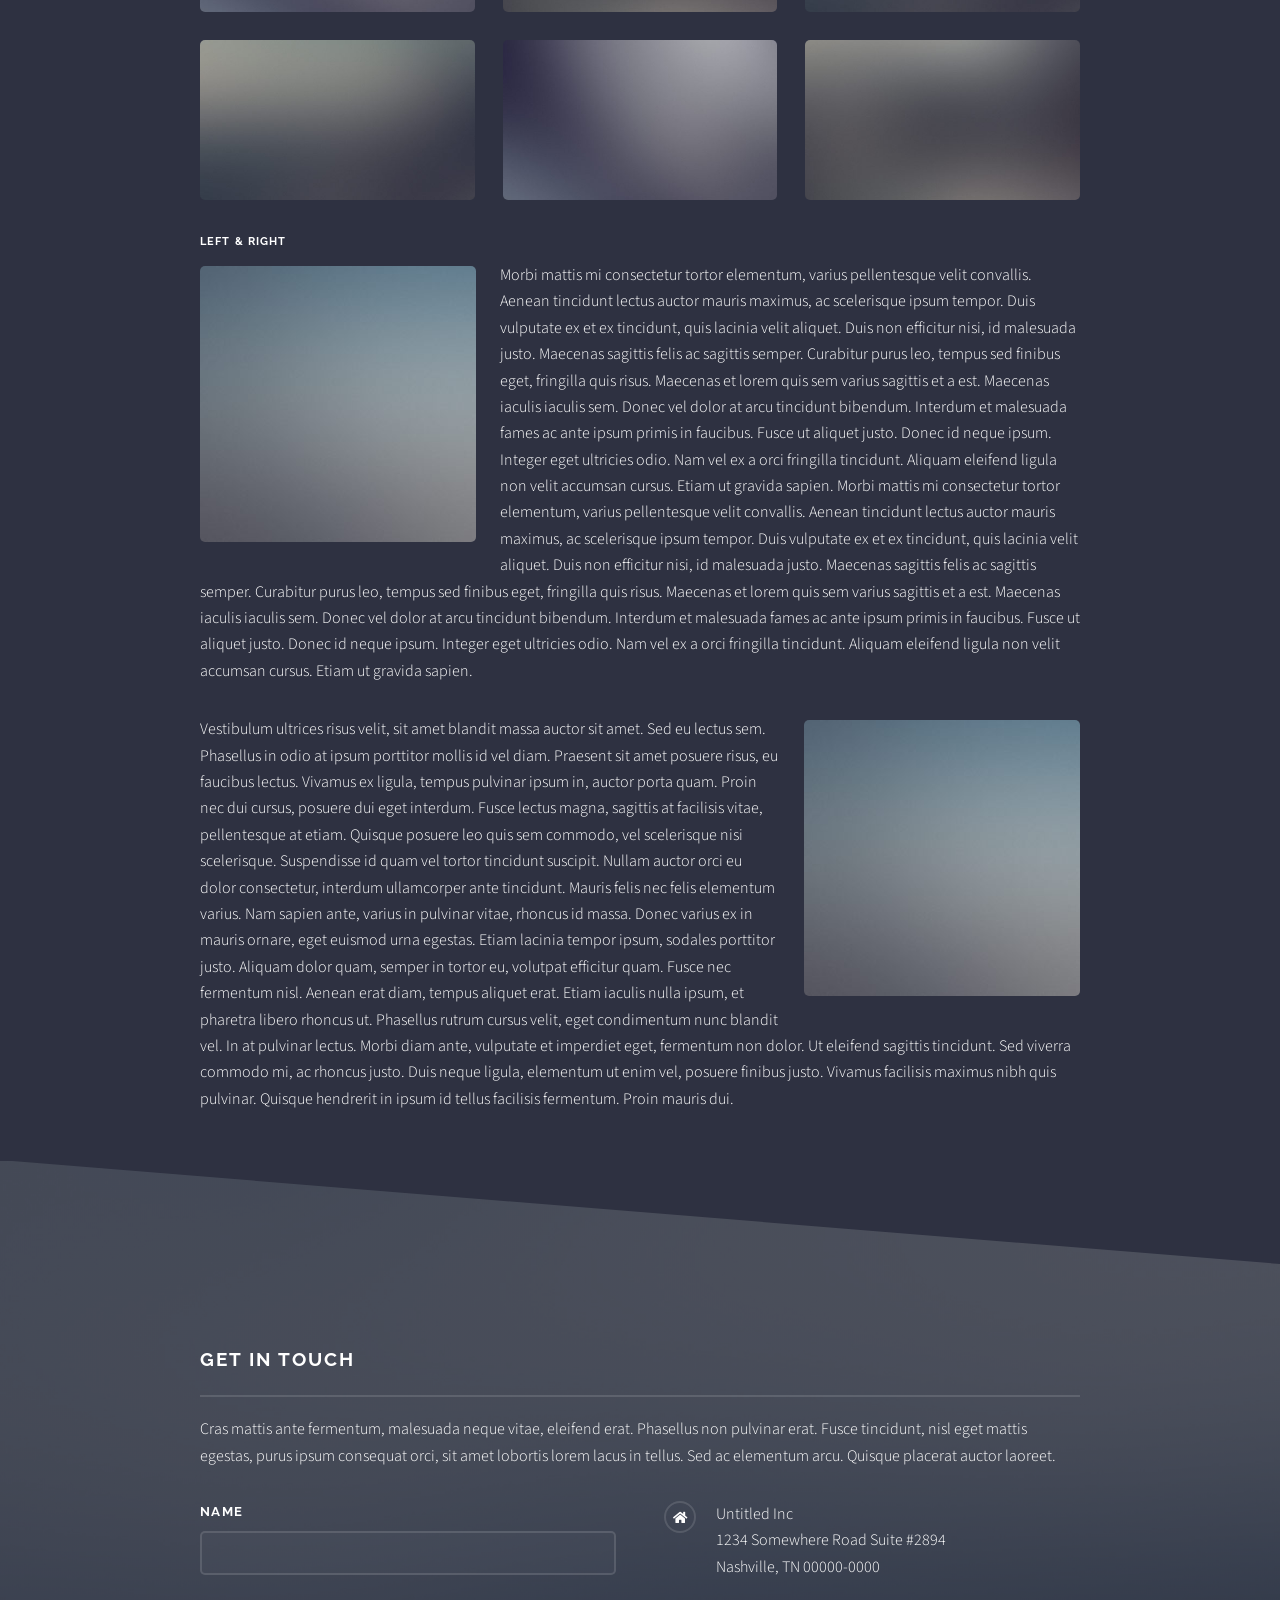
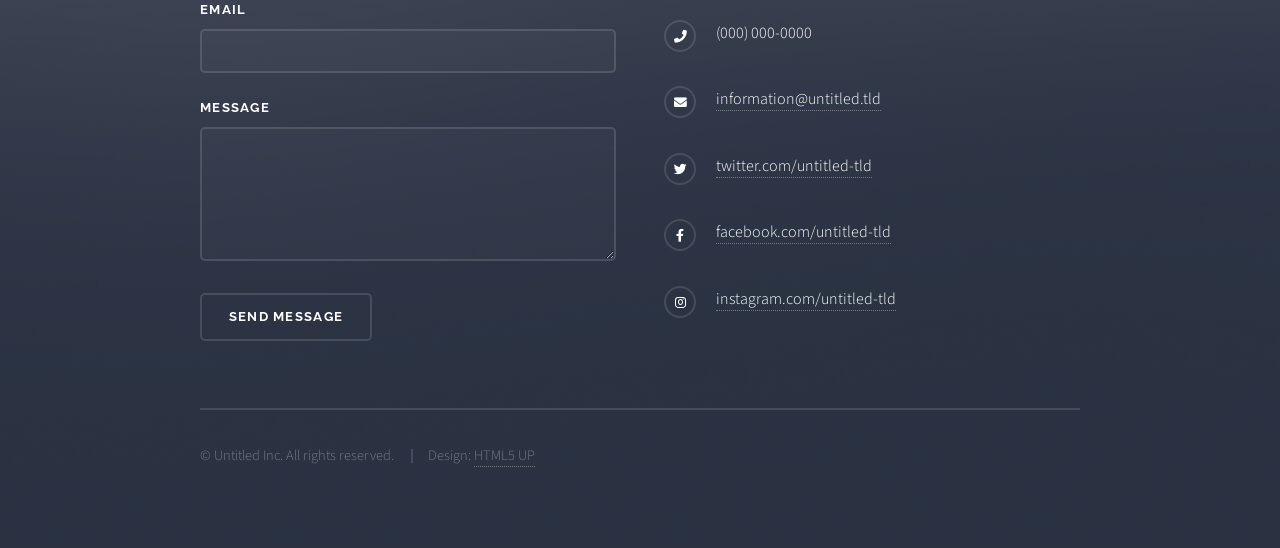
<file: elements.html>
<!DOCTYPE HTML>
<!--
	Solid State by HTML5 UP
	html5up.net | @ajlkn
	Free for personal and commercial use under the CCA 3.0 license (html5up.net/license)
-->
<html>

<head>
  <title>Elements - Solid State by HTML5 UP</title>
  <meta charset="utf-8" />
  <meta name="viewport" content="width=device-width, initial-scale=1, user-scalable=no" />
  <link rel="stylesheet" href="assets/css/main.css" />
  <noscript>
    <link rel="stylesheet" href="assets/css/noscript.css" />
  </noscript>
</head>

<body class="is-preload">

  <!-- Page Wrapper -->
  <div id="page-wrapper">

    <!-- Header -->
    <header id="header">
      <h1><a href="index.html">Solid State</a></h1>
      <nav>
        <a href="#menu">Menu</a>
      </nav>
    </header>

    <!-- Menu -->
    <nav id="menu">
      <div class="inner">
        <h2>Menu</h2>
        <ul class="links">
          <li><a href="index.html">Home</a></li>
          <li><a href="generic.html">Generic</a></li>
          <li><a href="elements.html">Elements</a></li>
          <li><a href="#">Log In</a></li>
          <li><a href="#">Sign Up</a></li>
        </ul>
        <a href="#" class="close">Close</a>
      </div>
    </nav>

    <!-- Wrapper -->
    <section id="wrapper">
      <header>
        <div class="inner">
          <h2>Elements</h2>
          <p>Phasellus non pulvinar erat. Fusce tincidunt nisl eget ipsum.</p>
        </div>
      </header>

      <!-- Content -->
      <div class="wrapper">
        <div class="inner">

          <section>
            <h3 class="major">Text</h3>
            <p>This is <b>bold</b> and this is <strong>strong</strong>. This is <i>italic</i> and this is
              <em>emphasized</em>.
              This is <sup>superscript</sup> text and this is <sub>subscript</sub> text.
              This is <u>underlined</u> and this is code: <code>for (;;) { ... }</code>. Finally, <a href="#">this is a
                link</a>.
            </p>
            <h4>Blockquote</h4>
            <blockquote>Fringilla nisl. Donec accumsan interdum nisi, quis tincidunt felis sagittis eget tempus euismod.
              Vestibulum ante ipsum primis in faucibus vestibulum. Blandit adipiscing eu felis iaculis volutpat ac
              adipiscing accumsan faucibus. Vestibulum ante ipsum primis in faucibus lorem ipsum dolor sit amet nullam
              adipiscing eu felis.</blockquote>
            <h4>Preformatted</h4>
            <pre><code>i = 0;

while (!deck.isInOrder()) {
  print 'Iteration ' + i;
  deck.shuffle();
  i++;
}

print 'It took ' + i + ' iterations to sort the deck.';</code></pre>
          </section>

          <section>
            <h3 class="major">Lists</h3>
            <div class="row">
              <div class="col-6 col-12-medium">
                <h4>Unordered</h4>
                <ul>
                  <li>Dolor pulvinar etiam.</li>
                  <li>Sagittis adipiscing.</li>
                  <li>Felis enim feugiat.</li>
                </ul>
                <h4>Alternate</h4>
                <ul class="alt">
                  <li>Dolor pulvinar etiam.</li>
                  <li>Sagittis adipiscing.</li>
                  <li>Felis enim feugiat.</li>
                </ul>
              </div>
              <div class="col-6 col-12-medium">
                <h4>Ordered</h4>
                <ol>
                  <li>Dolor pulvinar etiam.</li>
                  <li>Etiam vel felis viverra.</li>
                  <li>Felis enim feugiat.</li>
                  <li>Dolor pulvinar etiam.</li>
                  <li>Etiam vel felis lorem.</li>
                  <li>Felis enim et feugiat.</li>
                </ol>
                <h4>Icons</h4>
                <ul class="icons">
                  <li><a href="#" class="icon brands fa-twitter"><span class="label">Twitter</span></a></li>
                  <li><a href="#" class="icon brands fa-facebook-f"><span class="label">Facebook</span></a></li>
                  <li><a href="#" class="icon brands fa-instagram"><span class="label">Instagram</span></a></li>
                  <li><a href="#" class="icon brands fa-github"><span class="label">Github</span></a></li>
                </ul>
              </div>
            </div>
            <h4>Actions</h4>
            <div class="row">
              <div class="col-6 col-12-medium">
                <ul class="actions">
                  <li><a href="#" class="button primary">Default</a></li>
                  <li><a href="#" class="button">Default</a></li>
                </ul>
                <ul class="actions small">
                  <li><a href="#" class="button primary small">Small</a></li>
                  <li><a href="#" class="button small">Small</a></li>
                </ul>
                <ul class="actions stacked">
                  <li><a href="#" class="button primary">Default</a></li>
                  <li><a href="#" class="button">Default</a></li>
                </ul>
                <ul class="actions stacked small">
                  <li><a href="#" class="button primary small">Small</a></li>
                  <li><a href="#" class="button small">Small</a></li>
                </ul>
              </div>
              <div class="col-6 col-12-medium">
                <ul class="actions stacked">
                  <li><a href="#" class="button primary fit">Default</a></li>
                  <li><a href="#" class="button fit">Default</a></li>
                </ul>
                <ul class="actions stacked small">
                  <li><a href="#" class="button primary small fit">Small</a></li>
                  <li><a href="#" class="button small fit">Small</a></li>
                </ul>
              </div>
            </div>
            <h4>Pagination</h4>
            <ul class="pagination">
              <li><span class="button small disabled">Prev</span></li>
              <li><a href="#" class="page active">1</a></li>
              <li><a href="#" class="page">2</a></li>
              <li><a href="#" class="page">3</a></li>
              <li><span>&hellip;</span></li>
              <li><a href="#" class="page">8</a></li>
              <li><a href="#" class="page">9</a></li>
              <li><a href="#" class="page">10</a></li>
              <li><a href="#" class="button small">Next</a></li>
            </ul>
          </section>

          <section>
            <h3 class="major">Table</h3>
            <h4>Default</h4>
            <div class="table-wrapper">
              <table>
                <thead>
                  <tr>
                    <th>Name</th>
                    <th>Description</th>
                    <th>Price</th>
                  </tr>
                </thead>
                <tbody>
                  <tr>
                    <td>Item One</td>
                    <td>Ante turpis integer aliquet porttitor.</td>
                    <td>29.99</td>
                  </tr>
                  <tr>
                    <td>Item Two</td>
                    <td>Vis ac commodo adipiscing arcu aliquet.</td>
                    <td>19.99</td>
                  </tr>
                  <tr>
                    <td>Item Three</td>
                    <td> Morbi faucibus arcu accumsan lorem.</td>
                    <td>29.99</td>
                  </tr>
                  <tr>
                    <td>Item Four</td>
                    <td>Vitae integer tempus condimentum.</td>
                    <td>19.99</td>
                  </tr>
                  <tr>
                    <td>Item Five</td>
                    <td>Ante turpis integer aliquet porttitor.</td>
                    <td>29.99</td>
                  </tr>
                </tbody>
                <tfoot>
                  <tr>
                    <td colspan="2"></td>
                    <td>100.00</td>
                  </tr>
                </tfoot>
              </table>
            </div>

            <h4>Alternate</h4>
            <div class="table-wrapper">
              <table class="alt">
                <thead>
                  <tr>
                    <th>Name</th>
                    <th>Description</th>
                    <th>Price</th>
                  </tr>
                </thead>
                <tbody>
                  <tr>
                    <td>Item One</td>
                    <td>Ante turpis integer aliquet porttitor.</td>
                    <td>29.99</td>
                  </tr>
                  <tr>
                    <td>Item Two</td>
                    <td>Vis ac commodo adipiscing arcu aliquet.</td>
                    <td>19.99</td>
                  </tr>
                  <tr>
                    <td>Item Three</td>
                    <td> Morbi faucibus arcu accumsan lorem.</td>
                    <td>29.99</td>
                  </tr>
                  <tr>
                    <td>Item Four</td>
                    <td>Vitae integer tempus condimentum.</td>
                    <td>19.99</td>
                  </tr>
                  <tr>
                    <td>Item Five</td>
                    <td>Ante turpis integer aliquet porttitor.</td>
                    <td>29.99</td>
                  </tr>
                </tbody>
                <tfoot>
                  <tr>
                    <td colspan="2"></td>
                    <td>100.00</td>
                  </tr>
                </tfoot>
              </table>
            </div>
          </section>

          <section>
            <h3 class="major">Buttons</h3>
            <ul class="actions">
              <li><a href="#" class="button primary">Primary</a></li>
              <li><a href="#" class="button">Default</a></li>
            </ul>
            <ul class="actions">
              <li><a href="#" class="button large">Large</a></li>
              <li><a href="#" class="button small">Small</a></li>
            </ul>
            <ul class="actions fit">
              <li><a href="#" class="button fit">Fit</a></li>
              <li><a href="#" class="button primary fit">Fit</a></li>
              <li><a href="#" class="button fit">Fit</a></li>
            </ul>
            <ul class="actions fit small">
              <li><a href="#" class="button primary fit small">Fit + Small</a></li>
              <li><a href="#" class="button fit small">Fit + Small</a></li>
              <li><a href="#" class="button primary fit small">Fit + Small</a></li>
            </ul>
            <ul class="actions">
              <li><a href="#" class="button primary icon solid fa-download">Icon</a></li>
              <li><a href="#" class="button icon solid fa-download">Icon</a></li>
            </ul>
            <ul class="actions">
              <li><span class="button primary disabled">Disabled</span></li>
              <li><span class="button disabled">Disabled</span></li>
            </ul>
          </section>

          <section>
            <h3 class="major">Form</h3>
            <form method="post" action="#">
              <div class="row gtr-uniform">
                <div class="col-6 col-12-xsmall">
                  <label for="demo-name">Name</label>
                  <input type="text" name="demo-name" id="demo-name" value="" />
                </div>
                <div class="col-6 col-12-xsmall">
                  <label for="demo-email">Email</label>
                  <input type="email" name="demo-email" id="demo-email" value="" />
                </div>
                <div class="col-12">
                  <label for="demo-category">Category</label>
                  <select name="demo-category" id="demo-category">
                    <option value="">-</option>
                    <option value="1">Manufacturing</option>
                    <option value="1">Shipping</option>
                    <option value="1">Administration</option>
                    <option value="1">Human Resources</option>
                  </select>
                </div>
                <div class="col-4 col-12-small">
                  <input type="radio" id="demo-priority-low" name="demo-priority" checked>
                  <label for="demo-priority-low">Low Priority</label>
                </div>
                <div class="col-4 col-12-small">
                  <input type="radio" id="demo-priority-normal" name="demo-priority">
                  <label for="demo-priority-normal">Normal Priority</label>
                </div>
                <div class="col-4 col-12-small">
                  <input type="radio" id="demo-priority-high" name="demo-priority">
                  <label for="demo-priority-high">High Priority</label>
                </div>
                <div class="col-6 col-12-small">
                  <input type="checkbox" id="demo-copy" name="demo-copy">
                  <label for="demo-copy">Email me a copy</label>
                </div>
                <div class="col-6 col-12-small">
                  <input type="checkbox" id="demo-human" name="demo-human" checked>
                  <label for="demo-human">Not a robot</label>
                </div>
                <div class="col-12">
                  <label for="demo-message">Message</label>
                  <textarea name="demo-message" id="demo-message" rows="6"></textarea>
                </div>
                <div class="col-12">
                  <ul class="actions">
                    <li><input type="submit" value="Send Message" class="primary" /></li>
                    <li><input type="reset" value="Reset" /></li>
                  </ul>
                </div>
              </div>
            </form>
          </section>

          <section>
            <h3 class="major">Image</h3>
            <h4>Fit</h4>
            <div class="box alt">
              <div class="row gtr-uniform">
                <div class="col-12"><span class="image fit"><img src="images/pic08.jpg" alt="" /></span></div>
                <div class="col-4"><span class="image fit"><img src="images/pic05.jpg" alt="" /></span></div>
                <div class="col-4"><span class="image fit"><img src="images/pic06.jpg" alt="" /></span></div>
                <div class="col-4"><span class="image fit"><img src="images/pic07.jpg" alt="" /></span></div>
                <div class="col-4"><span class="image fit"><img src="images/pic07.jpg" alt="" /></span></div>
                <div class="col-4"><span class="image fit"><img src="images/pic05.jpg" alt="" /></span></div>
                <div class="col-4"><span class="image fit"><img src="images/pic06.jpg" alt="" /></span></div>
                <div class="col-4"><span class="image fit"><img src="images/pic06.jpg" alt="" /></span></div>
                <div class="col-4"><span class="image fit"><img src="images/pic07.jpg" alt="" /></span></div>
                <div class="col-4"><span class="image fit"><img src="images/pic05.jpg" alt="" /></span></div>
              </div>
            </div>
            <h4>Left &amp; Right</h4>
            <p><span class="image left"><img src="images/pic02.jpg" alt="" /></span>Morbi mattis mi consectetur tortor
              elementum, varius pellentesque velit convallis. Aenean tincidunt lectus auctor mauris maximus, ac
              scelerisque ipsum tempor. Duis vulputate ex et ex tincidunt, quis lacinia velit aliquet. Duis non
              efficitur nisi, id malesuada justo. Maecenas sagittis felis ac sagittis semper. Curabitur purus leo,
              tempus sed finibus eget, fringilla quis risus. Maecenas et lorem quis sem varius sagittis et a est.
              Maecenas iaculis iaculis sem. Donec vel dolor at arcu tincidunt bibendum. Interdum et malesuada fames ac
              ante ipsum primis in faucibus. Fusce ut aliquet justo. Donec id neque ipsum. Integer eget ultricies odio.
              Nam vel ex a orci fringilla tincidunt. Aliquam eleifend ligula non velit accumsan cursus. Etiam ut gravida
              sapien. Morbi mattis mi consectetur tortor elementum, varius pellentesque velit convallis. Aenean
              tincidunt lectus auctor mauris maximus, ac scelerisque ipsum tempor. Duis vulputate ex et ex tincidunt,
              quis lacinia velit aliquet. Duis non efficitur nisi, id malesuada justo. Maecenas sagittis felis ac
              sagittis semper. Curabitur purus leo, tempus sed finibus eget, fringilla quis risus. Maecenas et lorem
              quis sem varius sagittis et a est. Maecenas iaculis iaculis sem. Donec vel dolor at arcu tincidunt
              bibendum. Interdum et malesuada fames ac ante ipsum primis in faucibus. Fusce ut aliquet justo. Donec id
              neque ipsum. Integer eget ultricies odio. Nam vel ex a orci fringilla tincidunt. Aliquam eleifend ligula
              non velit accumsan cursus. Etiam ut gravida sapien.</p>
            <p><span class="image right"><img src="images/pic02.jpg" alt="" /></span>Vestibulum ultrices risus velit,
              sit amet blandit massa auctor sit amet. Sed eu lectus sem. Phasellus in odio at ipsum porttitor mollis id
              vel diam. Praesent sit amet posuere risus, eu faucibus lectus. Vivamus ex ligula, tempus pulvinar ipsum
              in, auctor porta quam. Proin nec dui cursus, posuere dui eget interdum. Fusce lectus magna, sagittis at
              facilisis vitae, pellentesque at etiam. Quisque posuere leo quis sem commodo, vel scelerisque nisi
              scelerisque. Suspendisse id quam vel tortor tincidunt suscipit. Nullam auctor orci eu dolor consectetur,
              interdum ullamcorper ante tincidunt. Mauris felis nec felis elementum varius. Nam sapien ante, varius in
              pulvinar vitae, rhoncus id massa. Donec varius ex in mauris ornare, eget euismod urna egestas. Etiam
              lacinia tempor ipsum, sodales porttitor justo. Aliquam dolor quam, semper in tortor eu, volutpat efficitur
              quam. Fusce nec fermentum nisl. Aenean erat diam, tempus aliquet erat. Etiam iaculis nulla ipsum, et
              pharetra libero rhoncus ut. Phasellus rutrum cursus velit, eget condimentum nunc blandit vel. In at
              pulvinar lectus. Morbi diam ante, vulputate et imperdiet eget, fermentum non dolor. Ut eleifend sagittis
              tincidunt. Sed viverra commodo mi, ac rhoncus justo. Duis neque ligula, elementum ut enim vel, posuere
              finibus justo. Vivamus facilisis maximus nibh quis pulvinar. Quisque hendrerit in ipsum id tellus
              facilisis fermentum. Proin mauris dui.</p>
          </section>

        </div>
      </div>

    </section>

    <!-- Footer -->
    <section id="footer">
      <div class="inner">
        <h2 class="major">Get in touch</h2>
        <p>Cras mattis ante fermentum, malesuada neque vitae, eleifend erat. Phasellus non pulvinar erat. Fusce
          tincidunt, nisl eget mattis egestas, purus ipsum consequat orci, sit amet lobortis lorem lacus in tellus. Sed
          ac elementum arcu. Quisque placerat auctor laoreet.</p>
        <form method="post" action="#">
          <div class="fields">
            <div class="field">
              <label for="name">Name</label>
              <input type="text" name="name" id="name" />
            </div>
            <div class="field">
              <label for="email">Email</label>
              <input type="email" name="email" id="email" />
            </div>
            <div class="field">
              <label for="message">Message</label>
              <textarea name="message" id="message" rows="4"></textarea>
            </div>
          </div>
          <ul class="actions">
            <li><input type="submit" value="Send Message" /></li>
          </ul>
        </form>
        <ul class="contact">
          <li class="icon solid fa-home">
            Untitled Inc<br />
            1234 Somewhere Road Suite #2894<br />
            Nashville, TN 00000-0000
          </li>
          <li class="icon solid fa-phone">(000) 000-0000</li>
          <li class="icon solid fa-envelope"><a href="#">information@untitled.tld</a></li>
          <li class="icon brands fa-twitter"><a href="#">twitter.com/untitled-tld</a></li>
          <li class="icon brands fa-facebook-f"><a href="#">facebook.com/untitled-tld</a></li>
          <li class="icon brands fa-instagram"><a href="#">instagram.com/untitled-tld</a></li>
        </ul>
        <ul class="copyright">
          <li>&copy; Untitled Inc. All rights reserved.</li>
          <li>Design: <a href="http://html5up.net">HTML5 UP</a></li>
        </ul>
      </div>
    </section>

  </div>

  <!-- Scripts -->
  <script src="assets/js/jquery.min.js"></script>
  <script src="assets/js/jquery.scrollex.min.js"></script>
  <script src="assets/js/browser.min.js"></script>
  <script src="assets/js/breakpoints.min.js"></script>
  <script src="assets/js/util.js"></script>
  <script src="assets/js/main.js"></script>

</body>

</html>
</file>
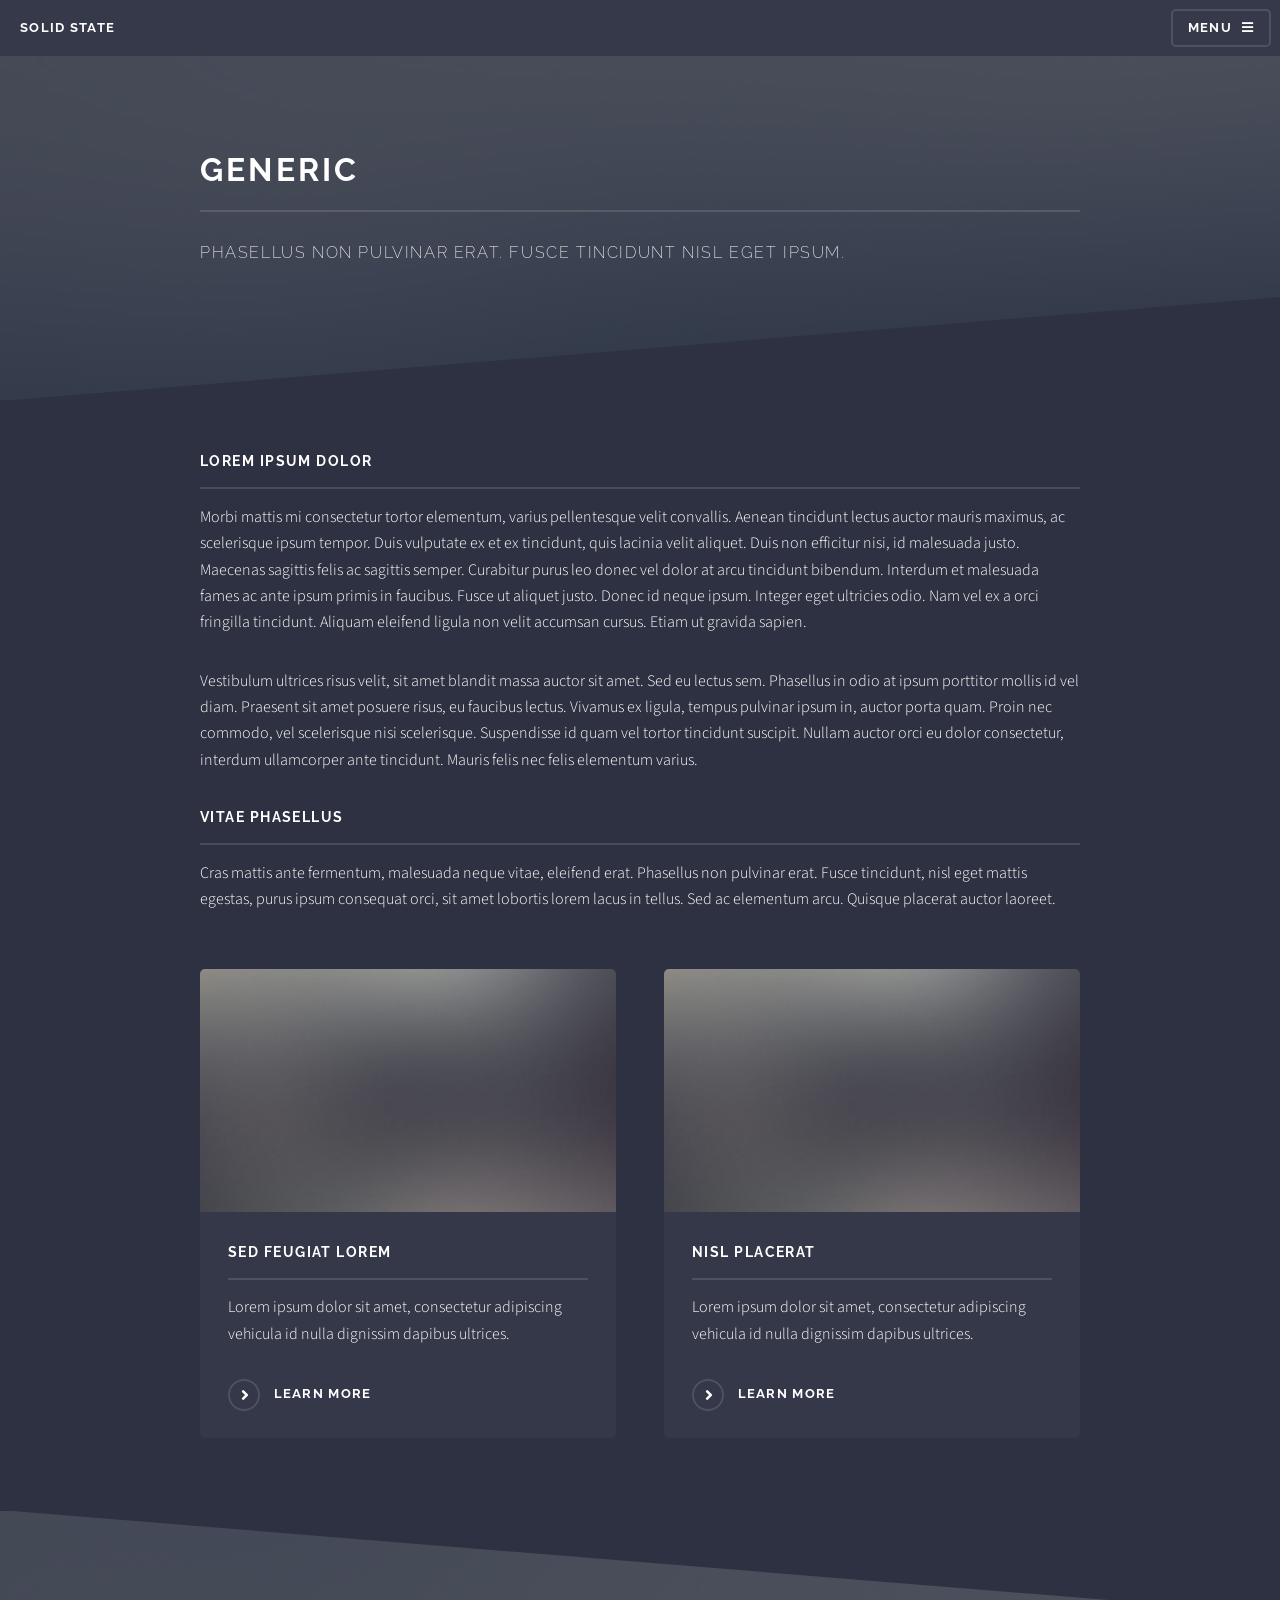
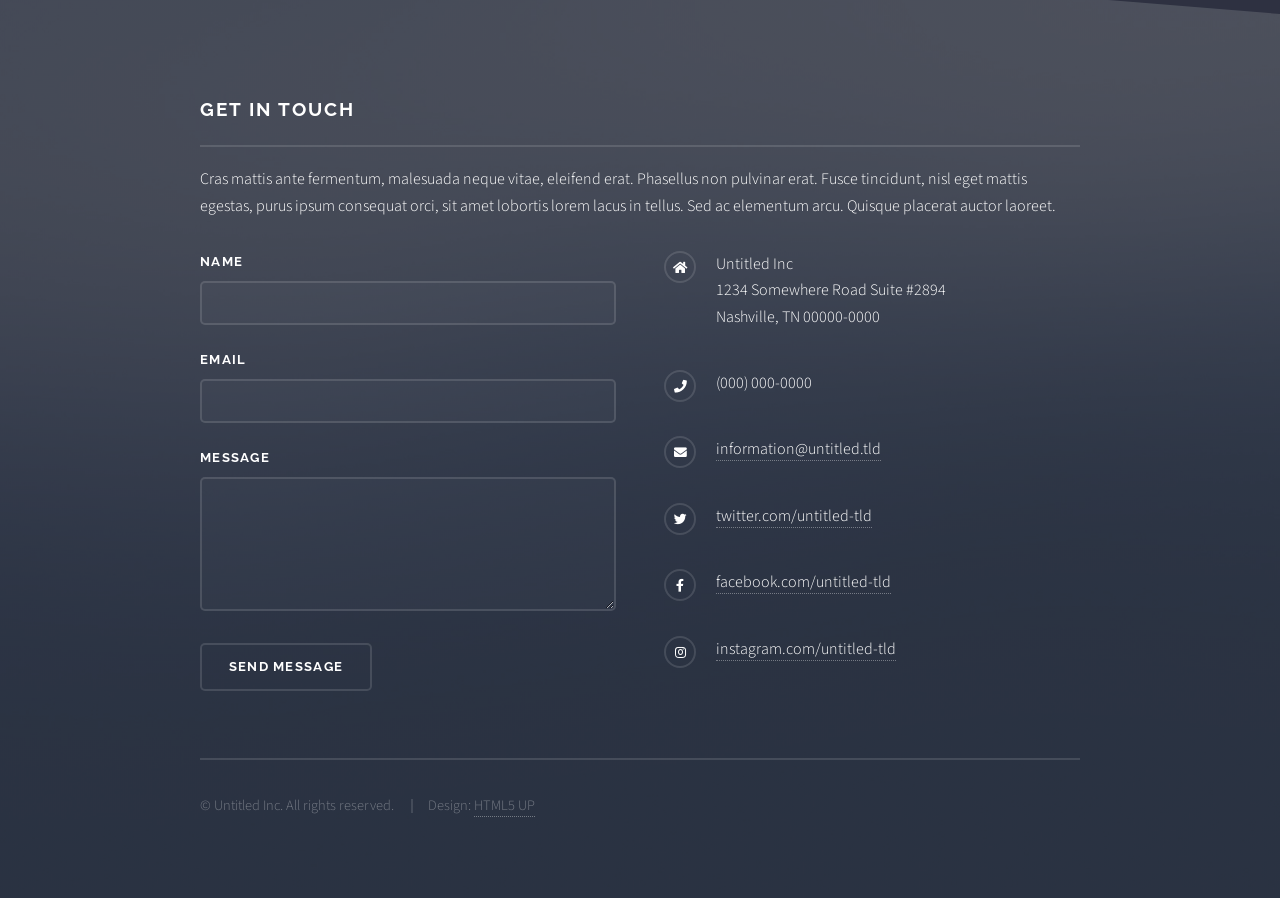
<file: generic.html>
<!DOCTYPE HTML>
<!--
	Solid State by HTML5 UP
	html5up.net | @ajlkn
	Free for personal and commercial use under the CCA 3.0 license (html5up.net/license)
-->
<html>

<head>
  <title>Generic - Solid State by HTML5 UP</title>
  <meta charset="utf-8" />
  <meta name="viewport" content="width=device-width, initial-scale=1, user-scalable=no" />
  <link rel="stylesheet" href="assets/css/main.css" />
  <noscript>
    <link rel="stylesheet" href="assets/css/noscript.css" />
  </noscript>
</head>

<body class="is-preload">

  <!-- Page Wrapper -->
  <div id="page-wrapper">

    <!-- Header -->
    <header id="header">
      <h1><a href="index.html">Solid State</a></h1>
      <nav>
        <a href="#menu">Menu</a>
      </nav>
    </header>

    <!-- Menu -->
    <nav id="menu">
      <div class="inner">
        <h2>Menu</h2>
        <ul class="links">
          <li><a href="index.html">Home</a></li>
          <li><a href="generic.html">Generic</a></li>
          <li><a href="elements.html">Elements</a></li>
          <li><a href="#">Log In</a></li>
          <li><a href="#">Sign Up</a></li>
        </ul>
        <a href="#" class="close">Close</a>
      </div>
    </nav>

    <!-- Wrapper -->
    <section id="wrapper">
      <header>
        <div class="inner">
          <h2>Generic</h2>
          <p>Phasellus non pulvinar erat. Fusce tincidunt nisl eget ipsum.</p>
        </div>
      </header>

      <!-- Content -->
      <div class="wrapper">
        <div class="inner">

          <h3 class="major">Lorem ipsum dolor</h3>
          <p>Morbi mattis mi consectetur tortor elementum, varius pellentesque velit convallis. Aenean tincidunt lectus
            auctor mauris maximus, ac scelerisque ipsum tempor. Duis vulputate ex et ex tincidunt, quis lacinia velit
            aliquet. Duis non efficitur nisi, id malesuada justo. Maecenas sagittis felis ac sagittis semper. Curabitur
            purus leo donec vel dolor at arcu tincidunt bibendum. Interdum et malesuada fames ac ante ipsum primis in
            faucibus. Fusce ut aliquet justo. Donec id neque ipsum. Integer eget ultricies odio. Nam vel ex a orci
            fringilla tincidunt. Aliquam eleifend ligula non velit accumsan cursus. Etiam ut gravida sapien.</p>

          <p>Vestibulum ultrices risus velit, sit amet blandit massa auctor sit amet. Sed eu lectus sem. Phasellus in
            odio at ipsum porttitor mollis id vel diam. Praesent sit amet posuere risus, eu faucibus lectus. Vivamus ex
            ligula, tempus pulvinar ipsum in, auctor porta quam. Proin nec commodo, vel scelerisque nisi scelerisque.
            Suspendisse id quam vel tortor tincidunt suscipit. Nullam auctor orci eu dolor consectetur, interdum
            ullamcorper ante tincidunt. Mauris felis nec felis elementum varius.</p>

          <h3 class="major">Vitae phasellus</h3>
          <p>Cras mattis ante fermentum, malesuada neque vitae, eleifend erat. Phasellus non pulvinar erat. Fusce
            tincidunt, nisl eget mattis egestas, purus ipsum consequat orci, sit amet lobortis lorem lacus in tellus.
            Sed ac elementum arcu. Quisque placerat auctor laoreet.</p>

          <section class="features">
            <article>
              <a href="#" class="image"><img src="images/pic05.jpg" alt="" /></a>
              <h3 class="major">Sed feugiat lorem</h3>
              <p>Lorem ipsum dolor sit amet, consectetur adipiscing vehicula id nulla dignissim dapibus ultrices.</p>
              <a href="#" class="special">Learn more</a>
            </article>
            <article>
              <a href="#" class="image"><img src="images/pic05.jpg" alt="" /></a>
              <h3 class="major">Nisl placerat</h3>
              <p>Lorem ipsum dolor sit amet, consectetur adipiscing vehicula id nulla dignissim dapibus ultrices.</p>
              <a href="#" class="special">Learn more</a>
            </article>
          </section>

        </div>
      </div>

    </section>

    <!-- Footer -->
    <section id="footer">
      <div class="inner">
        <h2 class="major">Get in touch</h2>
        <p>Cras mattis ante fermentum, malesuada neque vitae, eleifend erat. Phasellus non pulvinar erat. Fusce
          tincidunt, nisl eget mattis egestas, purus ipsum consequat orci, sit amet lobortis lorem lacus in tellus. Sed
          ac elementum arcu. Quisque placerat auctor laoreet.</p>
        <form method="post" action="#">
          <div class="fields">
            <div class="field">
              <label for="name">Name</label>
              <input type="text" name="name" id="name" />
            </div>
            <div class="field">
              <label for="email">Email</label>
              <input type="email" name="email" id="email" />
            </div>
            <div class="field">
              <label for="message">Message</label>
              <textarea name="message" id="message" rows="4"></textarea>
            </div>
          </div>
          <ul class="actions">
            <li><input type="submit" value="Send Message" /></li>
          </ul>
        </form>
        <ul class="contact">
          <li class="icon solid fa-home">
            Untitled Inc<br />
            1234 Somewhere Road Suite #2894<br />
            Nashville, TN 00000-0000
          </li>
          <li class="icon solid fa-phone">(000) 000-0000</li>
          <li class="icon solid fa-envelope"><a href="#">information@untitled.tld</a></li>
          <li class="icon brands fa-twitter"><a href="#">twitter.com/untitled-tld</a></li>
          <li class="icon brands fa-facebook-f"><a href="#">facebook.com/untitled-tld</a></li>
          <li class="icon brands fa-instagram"><a href="#">instagram.com/untitled-tld</a></li>
        </ul>
        <ul class="copyright">
          <li>&copy; Untitled Inc. All rights reserved.</li>
          <li>Design: <a href="http://html5up.net">HTML5 UP</a></li>
        </ul>
      </div>
    </section>

  </div>

  <!-- Scripts -->
  <script src="assets/js/jquery.min.js"></script>
  <script src="assets/js/jquery.scrollex.min.js"></script>
  <script src="assets/js/browser.min.js"></script>
  <script src="assets/js/breakpoints.min.js"></script>
  <script src="assets/js/util.js"></script>
  <script src="assets/js/main.js"></script>

</body>

</html>
</file>
<file: assets/css/modern.css>
:root {
  --bg: #09090b;
  --panel: #111827;
  --panel-2: #1f2937;
  --blue: #2563eb;
  --cyan: #38bdf8;
  --purple: #8b5cf6;
  --text: #f8fafc;
  --muted: #94a3b8;
  --line: rgba(248, 250, 252, .12);
  --pad: clamp(24px, 5vw, 72px);
  --radius: 28px
}

* {
  box-sizing: border-box
}

html {
  scroll-behavior: smooth
}

body {
  margin: 0;
  background: var(--bg);
  color: var(--text);
  font-family: Manrope, sans-serif;
  line-height: 1.6;
  overflow-x: hidden
}

body:before {
  content: "";
  position: fixed;
  inset: 0;
  pointer-events: none;
  z-index: -1;
  background: linear-gradient(rgba(56, 189, 248, .035) 1px, transparent 1px), linear-gradient(90deg, rgba(56, 189, 248, .035) 1px, transparent 1px), radial-gradient(circle at 75% 10%, rgba(37, 99, 235, .16), transparent 30%), radial-gradient(circle at 20% 55%, rgba(139, 92, 246, .08), transparent 28%);
  background-size: 64px 64px, 64px 64px, auto, auto
}

a {
  color: inherit;
  text-decoration: none
}

img {
  display: block;
  max-width: 100%
}

.site-shell {
  width: min(1480px, 100%);
  margin: auto
}

.site-header {
  height: 88px;
  padding: 0 var(--pad);
  display: flex;
  align-items: center;
  justify-content: space-between;
  border-bottom: 1px solid var(--line);
  background: rgba(9, 9, 11, .82);
  backdrop-filter: blur(18px);
  position: sticky;
  top: 0;
  z-index: 20
}

.brand {
  font-size: 1.5rem;
  font-weight: 800;
  letter-spacing: -.05em
}

.brand span,
.section-head>p span,
.section-head>div>p span {
  color: var(--cyan)
}

.site-header nav {
  display: flex;
  gap: clamp(18px, 3vw, 46px)
}

.site-header nav a {
  font: 500 .72rem DM Mono, monospace;
  text-transform: uppercase;
  letter-spacing: .12em;
  color: var(--muted);
  transition: .25s
}

.site-header nav a:hover {
  color: var(--text)
}

.header-cta {
  border: 1px solid var(--line);
  border-radius: 100px;
  padding: 10px 18px;
  font-size: .78rem;
  font-weight: 700
}

.header-cta span {
  color: var(--cyan);
  margin-left: 8px
}

.section-pad {
  padding: clamp(76px, 10vw, 150px) var(--pad)
}

.hero {
  padding-top: 34px;
  min-height: calc(100vh - 88px);
  display: flex;
  flex-direction: column;
  justify-content: center
}

.hero-kicker {
  padding: 12px 0 26px;
  border-bottom: 1px solid var(--line);
  font: 400 .65rem DM Mono, monospace;
  letter-spacing: .18em;
  color: var(--muted)
}

.status-dot {
  display: inline-block;
  width: 7px;
  height: 7px;
  margin-right: 10px;
  border-radius: 50%;
  background: var(--cyan);
  box-shadow: 0 0 14px var(--cyan)
}

.hero-index {
  float: right
}

.hero-grid {
  display: grid;
  grid-template-columns: minmax(0, 1.15fr) minmax(280px, .7fr) 180px;
  gap: clamp(24px, 4vw, 64px);
  align-items: end;
  padding-top: clamp(40px, 7vw, 90px)
}

.eyebrow {
  font: 500 .72rem DM Mono, monospace;
  letter-spacing: .22em;
  color: var(--cyan)
}

.hero h1 {
  margin: .18em 0;
  font-size: clamp(4rem, 8.3vw, 8.5rem);
  line-height: .78;
  letter-spacing: -.075em;
  font-weight: 800
}

.hero h1 span {
  color: transparent;
  -webkit-text-stroke: 1px rgba(248, 250, 252, .7)
}

.hero-role {
  margin: 28px 0 10px;
  font-size: clamp(1rem, 1.7vw, 1.45rem);
  font-weight: 700
}

.hero-description {
  max-width: 620px;
  color: var(--muted);
  font-size: clamp(.92rem, 1.2vw, 1.05rem)
}

.actions {
  display: flex;
  align-items: center;
  flex-wrap: wrap;
  gap: 12px;
  margin-top: 32px
}

.button {
  display: inline-flex;
  align-items: center;
  justify-content: space-between;
  gap: 24px;
  padding: 14px 20px;
  border: 1px solid var(--line);
  border-radius: 100px;
  font-size: .76rem;
  font-weight: 700;
  transition: .25s
}

.button-primary {
  background: var(--blue);
  border-color: var(--blue)
}

.button:hover {
  transform: translateY(-2px);
  border-color: var(--cyan)
}

.portrait-card {
  position: relative;
  min-height: 520px;
  border: 1px solid var(--line);
  border-radius: var(--radius);
  overflow: hidden;
  background: linear-gradient(145deg, rgba(37, 99, 235, .22), rgba(17, 24, 39, .5));
  isolation: isolate
}

.portrait-card:after {
  content: "";
  position: absolute;
  width: 220px;
  height: 220px;
  border-radius: 50%;
  background: var(--purple);
  filter: blur(100px);
  right: -70px;
  top: 25%;
  z-index: -1;
  opacity: .6
}

.portrait-card img {
  width: 100%;
  height: 440px;
  object-fit: cover;
  object-position: top center;
  margin-top: 38px;
  filter: saturate(.92)
}

.portrait-meta,
.portrait-footer {
  position: absolute;
  left: 18px;
  right: 18px;
  display: flex;
  justify-content: space-between;
  z-index: 2;
  font: 400 .58rem DM Mono, monospace;
  letter-spacing: .12em;
  color: var(--muted)
}

.portrait-meta {
  top: 17px
}

.portrait-footer {
  bottom: 15px
}

.hero-aside {
  border-top: 1px solid var(--line)
}

.hero-aside>p {
  font: 400 .65rem DM Mono, monospace;
  color: var(--muted);
  text-transform: uppercase;
  letter-spacing: .12em
}

.hero-aside a {
  display: grid;
  grid-template-columns: 20px 1fr auto;
  align-items: center;
  gap: 10px;
  padding: 15px 0;
  border-bottom: 1px solid var(--line);
  font-size: .78rem
}

.hero-aside a b {
  color: var(--cyan);
  font-weight: 400
}

.ruled {
  border-top: 1px solid var(--line)
}

.section-head>p,
.section-head>div>p {
  font: 500 .68rem DM Mono, monospace;
  letter-spacing: .18em;
  color: var(--muted)
}

.section-head h2 {
  margin: 22px 0 70px;
  font-size: clamp(3rem, 6.5vw, 7rem);
  letter-spacing: -.065em;
  line-height: .95
}

.section-head h2 em {
  font-style: normal;
  color: var(--muted);
  font-weight: 500
}

.section-head.split {
  display: grid;
  grid-template-columns: 1fr minmax(280px, .55fr);
  gap: 60px;
  align-items: end
}

.section-head.split h2 {
  margin-bottom: 65px
}

.section-intro {
  color: var(--muted);
  margin-bottom: 70px;
  max-width: 550px
}

.about-grid {
  display: grid;
  grid-template-columns: minmax(280px, .8fr) 1.5fr;
  gap: clamp(40px, 8vw, 120px)
}

.lead {
  font-size: clamp(1.25rem, 2vw, 1.8rem);
  line-height: 1.55;
  margin: 0
}

.fact-grid {
  display: grid;
  grid-template-columns: 1fr 1fr;
  border-top: 1px solid var(--line);
  border-left: 1px solid var(--line)
}

.fact-grid article {
  min-height: 190px;
  padding: 24px;
  border-right: 1px solid var(--line);
  border-bottom: 1px solid var(--line)
}

.fact-grid article>span {
  font: 400 .65rem DM Mono, monospace;
  color: var(--cyan)
}

.fact-grid h3 {
  font-size: 1rem;
  margin: 38px 0 8px
}

.fact-grid p {
  color: var(--muted);
  font-size: .85rem;
  margin: 0
}

.skills-board {
  display: grid;
  grid-template-columns: 1.2fr .8fr;
  border: 1px solid var(--line);
  border-radius: var(--radius);
  overflow: hidden
}

.tool-icons {
  display: grid;
  grid-template-columns: repeat(3, 1fr);
  background: rgba(17, 24, 39, .6)
}

.tool-icons div {
  min-height: 155px;
  display: flex;
  flex-direction: column;
  align-items: center;
  justify-content: center;
  gap: 14px;
  border-right: 1px solid var(--line);
  border-bottom: 1px solid var(--line);
  transition: .25s
}

.tool-icons div:hover {
  background: rgba(37, 99, 235, .16)
}

.tool-icons i {
  font-size: 1.8rem;
  color: var(--cyan)
}

.tool-icons span {
  font: 500 .65rem DM Mono, monospace;
  letter-spacing: .1em
}

.skill-list {
  padding: 28px;
  display: flex;
  align-content: flex-start;
  flex-wrap: wrap;
  gap: 10px
}

.skill-list span,
.tags span {
  padding: 8px 12px;
  border: 1px solid var(--line);
  border-radius: 100px;
  font: 400 .65rem DM Mono, monospace;
  color: var(--muted)
}

.timeline {
  border-top: 1px solid var(--line)
}

.timeline article {
  display: grid;
  grid-template-columns: 180px 1fr 40px;
  gap: 34px;
  padding: 34px 16px;
  border-bottom: 1px solid var(--line);
  transition: .25s
}

.timeline article:hover {
  background: rgba(17, 24, 39, .65);
  padding-left: 28px
}

.timeline article.featured {
  border-left: 2px solid var(--blue);
  background: linear-gradient(90deg, rgba(37, 99, 235, .13), transparent 50%)
}

.timeline time,
.timeline article>span {
  font: 400 .65rem DM Mono, monospace;
  color: var(--cyan)
}

.timeline h3 {
  margin: 0;
  font-size: clamp(1.15rem, 2vw, 1.65rem)
}

.timeline h4 {
  color: var(--muted);
  font-weight: 500;
  margin: 5px 0 15px
}

.timeline p {
  color: var(--muted);
  margin: 0;
  max-width: 780px;
  font-size: .88rem
}

.featured-project {
  display: grid;
  grid-template-columns: 1fr 1.05fr;
  border: 1px solid var(--line);
  border-radius: var(--radius);
  overflow: hidden;
  background: rgba(17, 24, 39, .48)
}

.featured-copy {
  padding: clamp(28px, 5vw, 68px)
}

.project-no,
.project-type {
  font: 500 .64rem DM Mono, monospace;
  letter-spacing: .15em;
  color: var(--cyan)
}

.featured-copy h3 {
  font-size: clamp(2.5rem, 5vw, 5rem);
  line-height: 1;
  margin: 28px 0 10px;
  letter-spacing: -.06em
}

.featured-copy h4 {
  font-weight: 500;
  color: var(--cyan)
}

.featured-copy>p,
.project-body>p {
  color: var(--muted)
}

.tags {
  display: flex;
  flex-wrap: wrap;
  gap: 8px;
  margin-top: 25px
}

.text-link {
  font-size: .75rem;
  text-decoration: underline;
  text-underline-offset: 5px
}

.featured-visual {
  padding: 18px;
  background: var(--panel);
  display: flex;
  flex-direction: column
}

.featured-visual>img {
  width: 100%;
  height: 420px;
  object-fit: cover;
  border-radius: 18px
}

.mini-facts {
  display: grid;
  grid-template-columns: repeat(3, 1fr);
  gap: 1px;
  background: var(--line);
  margin-top: 18px
}

.mini-facts p {
  background: var(--panel);
  margin: 0;
  padding: 16px
}

.mini-facts b,
.mini-facts span {
  display: block;
  font-size: .7rem
}

.mini-facts span {
  color: var(--muted);
  margin-top: 6px
}

.project-grid {
  display: grid;
  grid-template-columns: 1fr 1fr;
  gap: 1px;
  background: var(--line);
  margin-top: 1px
}

.project-card {
  display: grid;
  grid-template-columns: .8fr 1.2fr;
  background: var(--bg);
  min-height: 430px
}

.project-image {
  overflow: hidden
}

.project-image img {
  width: 100%;
  height: 100%;
  object-fit: cover;
  filter: saturate(.75);
  transition: .45s
}

.project-card:hover img {
  transform: scale(1.035);
  filter: saturate(1)
}

.project-body {
  padding: clamp(24px, 3vw, 46px);
  display: flex;
  flex-direction: column;
  align-items: flex-start
}

.project-body h3 {
  font-size: clamp(1.25rem, 2vw, 1.8rem);
  line-height: 1.2;
  margin: 24px 0 10px
}

.project-body>p {
  font-size: .8rem
}

.project-body>a {
  margin-top: auto;
  font: 500 .7rem DM Mono, monospace;
  border-bottom: 1px solid var(--text);
  padding-bottom: 4px
}

footer {
  border-top: 1px solid var(--line);
  background: linear-gradient(145deg, rgba(37, 99, 235, .12), transparent 45%)
}

footer h2 {
  font-size: clamp(3.5rem, 8vw, 8.5rem);
  line-height: .88;
  letter-spacing: -.075em;
  margin: 25px 0
}

footer h2 span {
  color: transparent;
  -webkit-text-stroke: 1px rgba(248, 250, 252, .55)
}

.footer-copy {
  max-width: 650px;
  color: var(--muted);
  font-size: 1rem;
  margin: 40px 0 70px
}

.contact-links {
  border-top: 1px solid var(--line)
}

.contact-links a {
  display: grid;
  grid-template-columns: 1fr 2fr auto;
  align-items: center;
  padding: 24px 0;
  border-bottom: 1px solid var(--line);
  transition: .25s
}

.contact-links a:hover {
  padding-left: 16px;
  color: var(--cyan)
}

.contact-links span {
  font: 400 .65rem DM Mono, monospace;
  color: var(--muted)
}

.contact-links b {
  font-size: clamp(.85rem, 1.5vw, 1.1rem)
}

.copyright {
  display: flex;
  justify-content: space-between;
  padding-top: 70px;
  color: var(--muted);
  font: 400 .65rem DM Mono, monospace
}

.reveal {
  opacity: 0;
  transform: translateY(24px);
  transition: opacity .7s ease, transform .7s ease
}

.reveal.is-visible {
  opacity: 1;
  transform: none
}

@media(max-width:1050px) {
  .hero-grid {
    grid-template-columns: 1fr .8fr
  }

  .hero-aside {
    grid-column: 1/-1;
    display: grid;
    grid-template-columns: repeat(4, 1fr);
    align-items: center
  }

  .hero-aside>p {
    margin: 0
  }

  .portrait-card {
    min-height: 470px
  }

  .portrait-card img {
    height: 390px
  }

  .project-card {
    grid-template-columns: 1fr
  }

  .project-image {
    height: 230px
  }
}

@media(max-width:760px) {
  .site-header {
    height: 72px
  }

  .site-header nav {
    display: none
  }

  .section-pad {
    padding-top: 78px;
    padding-bottom: 78px
  }

  .hero {
    padding-top: 26px
  }

  .hero-grid,
  .section-head.split,
  .about-grid,
  .skills-board,
  .featured-project {
    grid-template-columns: 1fr
  }

  .hero h1 {
    font-size: clamp(3.6rem, 18vw, 6rem)
  }

  .portrait-card {
    min-height: 500px;
    order: -1
  }

  .portrait-card img {
    height: 430px
  }

  .hero-aside {
    grid-template-columns: 1fr 1fr
  }

  .hero-aside>p {
    grid-column: 1/-1
  }

  .section-head h2,
  .section-head.split h2 {
    margin-bottom: 42px
  }

  .section-intro {
    margin-bottom: 42px
  }

  .fact-grid {
    grid-template-columns: 1fr
  }

  .tool-icons {
    grid-template-columns: repeat(3, 1fr)
  }

  .tool-icons div {
    min-height: 110px
  }

  .timeline article {
    grid-template-columns: 1fr;
    padding: 25px 8px;
    gap: 12px
  }

  .timeline article>span {
    display: none
  }

  .featured-visual>img {
    height: 270px
  }

  .mini-facts {
    grid-template-columns: 1fr
  }

  .project-grid {
    grid-template-columns: 1fr
  }

  .project-card {
    min-height: 0
  }

  .project-body {
    min-height: 330px
  }

  .contact-links a {
    grid-template-columns: 1fr auto
  }

  .contact-links b {
    grid-column: 1/-1;
    grid-row: 2
  }

  .contact-links i {
    grid-column: 2;
    grid-row: 1/3
  }

  .copyright {
    gap: 20px
  }
}

@media(max-width:430px) {
  .header-cta {
    padding: 8px 12px
  }

  .hero-kicker {
    letter-spacing: .08em
  }

  .hero-index {
    display: none
  }

  .actions {
    align-items: stretch
  }

  .button {
    width: 100%
  }

  .portrait-card {
    min-height: 430px
  }

  .portrait-card img {
    height: 370px
  }

  .tool-icons {
    grid-template-columns: 1fr 1fr
  }

  .fact-grid article {
    min-height: 160px
  }

  .project-body {
    min-height: 360px
  }
}

@media(prefers-reduced-motion:reduce) {
  html {
    scroll-behavior: auto
  }

  .reveal {
    opacity: 1;
    transform: none;
    transition: none
  }

  * {
    animation: none !important;
    transition: none !important
  }
}

/* Project gallery refinement */
.featured-visual {
  justify-content: center;
  min-width: 0
}

.featured-visual>img {
  height: auto;
  aspect-ratio: 16/10;
  object-fit: contain;
  object-position: center;
  background: #f8fafc
}

.project-grid {
  gap: clamp(22px, 3vw, 42px);
  margin-top: clamp(42px, 6vw, 78px);
  background: transparent
}

.project-card {
  display: flex;
  flex-direction: column;
  min-width: 0;
  min-height: 0;
  border: 1px solid var(--line);
  border-radius: 22px;
  overflow: hidden;
  background: rgba(17, 24, 39, .72);
  box-shadow: 0 18px 45px rgba(0, 0, 0, .14);
  transition: transform .3s ease, border-color .3s ease, box-shadow .3s ease
}

.project-card:hover {
  transform: translateY(-5px);
  border-color: rgba(56, 189, 248, .45);
  box-shadow: 0 24px 60px rgba(0, 0, 0, .28)
}

.project-image,
.repo-cover {
  display: block;
  width: 100%;
  aspect-ratio: 16/9;
  overflow: hidden;
  border-bottom: 1px solid var(--line)
}

.project-image img {
  width: 100%;
  height: 100%;
  object-fit: cover;
  object-position: center
}

.project-body {
  flex: 1;
  min-height: 390px;
  padding: clamp(24px, 3vw, 40px)
}

.project-body h3 {
  overflow-wrap: anywhere
}

.project-body>a {
  margin-top: auto
}

.repo-cover {
  position: relative;
  padding: clamp(22px, 3vw, 38px);
  background: linear-gradient(135deg, #111827, #172554);
  isolation: isolate
}

.repo-cover:before,
.repo-cover:after {
  content: "";
  position: absolute;
  pointer-events: none;
  z-index: -1
}

.repo-cover:before {
  inset: 0;
  background: linear-gradient(rgba(56, 189, 248, .08) 1px, transparent 1px), linear-gradient(90deg, rgba(56, 189, 248, .08) 1px, transparent 1px);
  background-size: 32px 32px
}

.repo-cover:after {
  width: 220px;
  height: 220px;
  border-radius: 50%;
  right: -70px;
  bottom: -100px;
  background: var(--blue);
  filter: blur(60px);
  opacity: .45
}

.repo-cover span {
  display: block;
  font: 500 .63rem DM Mono, monospace;
  letter-spacing: .18em;
  color: var(--cyan)
}

.repo-cover strong {
  position: absolute;
  left: clamp(22px, 3vw, 38px);
  bottom: clamp(22px, 3vw, 38px);
  font-size: clamp(1.5rem, 3vw, 2.7rem);
  line-height: 1;
  letter-spacing: -.05em
}

.repo-cover i {
  position: absolute;
  right: clamp(22px, 3vw, 38px);
  top: clamp(22px, 3vw, 38px);
  font-size: clamp(1.5rem, 3vw, 2.6rem);
  color: rgba(248, 250, 252, .22)
}

.cover-system,
.cover-backend {
  background: linear-gradient(135deg, #111827, #172554)
}

.cover-react,
.cover-frontend {
  background: linear-gradient(135deg, #111827, #1e1b4b)
}

.cover-notes,
.cover-php {
  background: linear-gradient(135deg, #111827, #1f2937)
}

.cover-pilates,
.cover-login {
  background: linear-gradient(135deg, #111827, #312e81)
}

.cover-pokemon,
.cover-personal {
  background: linear-gradient(135deg, #111827, #0c4a6e)
}

.cover-portfolio,
.cover-profile {
  background: linear-gradient(135deg, #111827, #172554)
}

@media(max-width:760px) {
  .site-shell {
    width: 100%;
    max-width: 100%;
    overflow: hidden
  }

  .site-header {
    padding-inline: 20px
  }

  .section-pad {
    padding-inline: 20px
  }

  .hero-grid {
    gap: 34px
  }

  .portrait-card {
    width: 100%;
    min-height: 0;
    aspect-ratio: 4/5
  }

  .portrait-card img {
    height: calc(100% - 70px)
  }

  .portrait-footer {
    padding-bottom: 4px
  }

  .hero-aside {
    display: grid
  }

  .section-head h2 {
    font-size: clamp(2.75rem, 14vw, 4.3rem);
    overflow-wrap: anywhere
  }

  :is(#skills, #experience) .section-head.split {
    row-gap: 16px
  }

  :is(#skills, #experience) .section-head>div>p {
    margin-block: 0
  }

  :is(#skills, #experience) .section-head.split h2 {
    margin-block: 14px 0
  }

  :is(#skills, #experience) .section-intro {
    margin-block: 0 32px
  }

  .project-grid {
    grid-template-columns: 1fr;
    gap: 24px;
    margin-top: 42px
  }

  .project-card {
    border-radius: 18px
  }

  .project-body {
    min-height: 0;
    padding: 26px 22px
  }

  .project-body>a {
    margin-top: 30px
  }

  .repo-cover,
  .project-image {
    aspect-ratio: 16/9
  }

  .repo-cover strong {
    font-size: clamp(1.5rem, 8vw, 2.3rem)
  }

  .mini-facts {
    gap: 1px
  }
}

@media(max-width:430px) {
  .site-header {
    padding-inline: 16px
  }

  .section-pad {
    padding-inline: 16px
  }

  .header-cta {
    font-size: .7rem
  }

  .hero h1 {
    font-size: clamp(3.2rem, 17vw, 4.8rem)
  }

  .portrait-card {
    aspect-ratio: 4/5
  }

  .project-body {
    min-height: 0
  }

  .repo-cover span {
    letter-spacing: .1em
  }
}

/* Navigation state and restrained motion */
.site-header nav a {
  position: relative
}

.site-header nav a:after {
  content: "";
  position: absolute;
  left: 0;
  right: 100%;
  bottom: -9px;
  height: 1px;
  background: var(--cyan);
  transition: right .3s ease
}

.site-header nav a:hover:after,
.site-header nav a.is-active:after {
  right: 0
}

.site-header nav a.is-active {
  color: var(--text)
}

.hero-kicker,
.hero-copy>*:not(.actions),
.portrait-card,
.hero-aside {
  animation: hero-enter .75s both cubic-bezier(.2, .75, .25, 1)
}

.hero-copy>*:nth-child(2) {
  animation-delay: .08s
}

.hero-copy>*:nth-child(3) {
  animation-delay: .14s
}

.hero-copy>*:nth-child(4) {
  animation-delay: .2s
}

.hero-copy .actions {
  animation: hero-enter .75s .26s both cubic-bezier(.2, .75, .25, 1)
}

.portrait-card {
  animation-delay: .12s
}

.hero-aside {
  animation-delay: .22s
}

@keyframes hero-enter {
  from {
    opacity: 0;
    translate: 0 28px
  }

  to {
    opacity: 1;
    translate: 0 0
  }
}

.scroll-reveal {
  opacity: 0;
  translate: 0 34px;
  scale: .985;
  transition: opacity .7s cubic-bezier(.2, .75, .25, 1), translate .7s cubic-bezier(.2, .75, .25, 1), scale .7s cubic-bezier(.2, .75, .25, 1);
  transition-delay: var(--reveal-delay, 0ms)
}

.scroll-reveal.is-visible {
  opacity: 1;
  translate: 0 0;
  scale: 1
}

.project-image img {
  transition: transform .65s cubic-bezier(.2, .75, .25, 1), filter .45s ease
}

.repo-cover:after {
  transition: translate .65s ease, opacity .65s ease
}

.project-card:hover .repo-cover:after {
  translate: -30px -18px;
  opacity: .7
}

.project-card:hover .repo-cover i {
  transform: rotate(-7deg) scale(1.08)
}

.repo-cover i {
  transition: transform .45s ease
}

@media(max-width:760px) {
  body {
    padding-bottom: 82px
  }

  .site-shell {
    overflow: clip
  }

  .site-header {
    background: rgba(9, 9, 11, .96);
    backdrop-filter: none;
    -webkit-backdrop-filter: none
  }

  .site-header nav {
    display: grid;
    grid-template-columns: repeat(4, 1fr);
    gap: 4px;
    position: fixed;
    left: 16px;
    right: 16px;
    bottom: max(12px, env(safe-area-inset-bottom));
    z-index: 50;
    padding: 8px;
    border: 1px solid rgba(248, 250, 252, .14);
    border-radius: 18px;
    background: rgba(9, 9, 11, .9);
    box-shadow: 0 18px 50px rgba(0, 0, 0, .48);
    backdrop-filter: blur(18px);
    -webkit-backdrop-filter: blur(18px)
  }

  .site-header nav a {
    display: flex;
    min-width: 0;
    min-height: 48px;
    align-items: center;
    justify-content: center;
    padding: 8px 4px;
    border-radius: 12px;
    font-size: .58rem;
    letter-spacing: .08em;
    text-align: center
  }

  .site-header nav a:after {
    display: none
  }

  .site-header nav a.is-active {
    color: var(--text);
    background: rgba(37, 99, 235, .24);
    box-shadow: inset 0 0 0 1px rgba(56, 189, 248, .14)
  }

  .site-header nav a:active {
    background: rgba(37, 99, 235, .34)
  }
}

@media(max-width:360px) {
  .site-header nav {
    left: 10px;
    right: 10px;
    gap: 2px;
    padding: 6px
  }

  .site-header nav a {
    font-size: .52rem;
    letter-spacing: .04em
  }
}

@media(prefers-reduced-motion:reduce) {

  .hero-kicker,
  .hero-copy>*:not(.actions),
  .hero-copy .actions,
  .portrait-card,
  .hero-aside {
    animation: none !important
  }

  .scroll-reveal {
    opacity: 1;
    translate: none;
    scale: 1;
    transition: none !important
  }
}

/* Stable directional icons: CSS-drawn, independent of device fonts. */
.ui-arrow {
  display: inline-block;
  position: relative;
  width: .78em;
  height: .78em;
  margin-left: .42em;
  flex: 0 0 .78em;
  color: currentColor;
  vertical-align: -.08em;
  transform-origin: center
}

.ui-arrow::before {
  content: "";
  position: absolute;
  left: .08em;
  top: 50%;
  width: .62em;
  height: 2px;
  background: currentColor;
  border-radius: 2px;
  transform: translateY(-50%)
}

.ui-arrow::after {
  content: "";
  position: absolute;
  right: .05em;
  top: 50%;
  width: .34em;
  height: .34em;
  border-top: 2px solid currentColor;
  border-right: 2px solid currentColor;
  transform: translateY(-50%) rotate(45deg);
  transform-origin: center
}

.ui-arrow-ne {
  transform: rotate(-45deg)
}

.ui-arrow-se {
  transform: rotate(45deg)
}

.ui-arrow-up {
  transform: rotate(-90deg)
}

.header-cta .ui-arrow,
.hero-aside .ui-arrow,
.contact-links .ui-arrow {
  color: var(--cyan)
}

.hero-aside b .ui-arrow {
  margin-left: 0
}

.copyright .ui-arrow {
  font-size: .8em;
  margin-left: .35em
}

/* Keep the hero contact list in one column at every breakpoint. */
.hero-aside {
  display: grid;
  grid-template-columns: minmax(0, 1fr);
  min-width: 0;
  align-items: stretch;
}

.hero-aside>p {
  grid-column: 1/-1;
  margin: 0;
  padding: 15px 0;
}

.hero-aside>a {
  grid-template-columns: 24px minmax(0, 1fr) auto;
  min-width: 0;
  min-height: 50px;
  column-gap: 12px;
  padding-right: 4px;
}

.hero-aside>a>span {
  min-width: 0
}

.hero-aside>a>b {
  justify-self: end
}

@media(max-width:1050px) {
  .hero-aside>a {
    padding: 18px 4px 18px 0
  }
}
</file>
<file: assets/css/noscript.css>
/*
	Solid State by HTML5 UP
	html5up.net | @ajlkn
	Free for personal and commercial use under the CCA 3.0 license (html5up.net/license)
*/

/* Banner */

	body.is-preload #banner .logo {
		-moz-transform: none;
		-webkit-transform: none;
		-ms-transform: none;
		transform: none;
		opacity: 1;
	}

	body.is-preload #banner h2 {
		opacity: 1;
		-moz-transform: none;
		-webkit-transform: none;
		-ms-transform: none;
		transform: none;
		-moz-filter: none;
		-webkit-filter: none;
		-ms-filter: none;
		filter: none;
	}

	body.is-preload #banner p {
		opacity: 01;
		-moz-transform: none;
		-webkit-transform: none;
		-ms-transform: none;
		transform: none;
		-moz-filter: none;
		-webkit-filter: none;
		-ms-filter: none;
		filter: none;
	}
</file>
<file: assets/css/main.css>
@import url(fontawesome-all.min.css);
@import url("https://fonts.googleapis.com/css?family=Raleway:200,700|Source+Sans+Pro:300,600,300italic,600italic");

/*
	Solid State by HTML5 UP
	html5up.net | @ajlkn
	Free for personal and commercial use under the CCA 3.0 license (html5up.net/license)
*/

html, body, div, span, applet, object,
iframe, h1, h2, h3, h4, h5, h6, p, blockquote,
pre, a, abbr, acronym, address, big, cite,
code, del, dfn, em, img, ins, kbd, q, s, samp,
small, strike, strong, sub, sup, tt, var, b,
u, i, center, dl, dt, dd, ol, ul, li, fieldset,
form, label, legend, table, caption, tbody,
tfoot, thead, tr, th, td, article, aside,
canvas, details, embed, figure, figcaption,
footer, header, hgroup, menu, nav, output, ruby,
section, summary, time, mark, audio, video {
	margin: 0;
	padding: 0;
	border: 0;
	font-size: 100%;
	font: inherit;
	vertical-align: baseline;}

article, aside, details, figcaption, figure,
footer, header, hgroup, menu, nav, section {
	display: block;}

body {
	line-height: 1;
}

ol, ul {
	list-style: none;
}

blockquote, q {
	quotes: none;
}

	blockquote:before, blockquote:after, q:before, q:after {
		content: '';
		content: none;
	}

table {
	border-collapse: collapse;
	border-spacing: 0;
}

body {
	-webkit-text-size-adjust: none;
}

mark {
	background-color: transparent;
	color: inherit;
}

input::-moz-focus-inner {
	border: 0;
	padding: 0;
}

input, select, textarea {
	-moz-appearance: none;
	-webkit-appearance: none;
	-ms-appearance: none;
	appearance: none;
}

/* Basic */

	@-ms-viewport {
		width: device-width;
	}

	body {
		-ms-overflow-style: scrollbar;
	}

	@media screen and (max-width: 480px) {

		html, body {
			min-width: 320px;
		}

	}

	html {
		box-sizing: border-box;
	}

	*, *:before, *:after {
		box-sizing: inherit;
	}

	body {
		background-color: #2e3141;
		background-image: linear-gradient(to top, rgba(46, 49, 65, 0.8), rgba(46, 49, 65, 0.8)), url("../../images/bg.jpg");
		background-size: auto, cover;
		background-attachment: fixed, fixed;
		background-position: center, center;
	}

		body.is-preload *, body.is-preload *:before, body.is-preload *:after {
			-moz-animation: none !important;
			-webkit-animation: none !important;
			-ms-animation: none !important;
			animation: none !important;
			-moz-transition: none !important;
			-webkit-transition: none !important;
			-ms-transition: none !important;
			transition: none !important;
		}

/* Type */

	body, input, select, textarea {
		color: #ffffff;
		font-family: "Source Sans Pro", Helvetica, sans-serif;
		font-size: 16.5pt;
		font-weight: 300;
		line-height: 1.65;
	}

		@media screen and (max-width: 1680px) {

			body, input, select, textarea {
				font-size: 13pt;
			}

		}

		@media screen and (max-width: 1280px) {

			body, input, select, textarea {
				font-size: 12pt;
			}

		}

		@media screen and (max-width: 980px) {

			body, input, select, textarea {
				font-size: 12pt;
			}

		}

		@media screen and (max-width: 736px) {

			body, input, select, textarea {
				font-size: 12pt;
			}

		}

		@media screen and (max-width: 480px) {

			body, input, select, textarea {
				font-size: 12pt;
			}

		}

	a {
		-moz-transition: color 0.2s ease-in-out, border-bottom-color 0.2s ease-in-out;
		-webkit-transition: color 0.2s ease-in-out, border-bottom-color 0.2s ease-in-out;
		-ms-transition: color 0.2s ease-in-out, border-bottom-color 0.2s ease-in-out;
		transition: color 0.2s ease-in-out, border-bottom-color 0.2s ease-in-out;
		border-bottom: dotted 1px rgba(255, 255, 255, 0.35);
		color: #ffffff;
		text-decoration: none;
	}

		a:hover {
			border-bottom-color: transparent;
			color: #ffffff !important;
		}

		a.special:not(.button) {
			text-decoration: none;
			border-bottom: 0;
			display: block;
			font-family: Raleway, Helvetica, sans-serif;
			font-size: 0.8em;
			font-weight: 700;
			letter-spacing: 0.1em;
			margin: 0 0 2em 0;
			text-transform: uppercase;
		}

			a.special:not(.button):before {
				-moz-osx-font-smoothing: grayscale;
				-webkit-font-smoothing: antialiased;
				display: inline-block;
				font-style: normal;
				font-variant: normal;
				text-rendering: auto;
				line-height: 1;
				text-transform: none !important;
				font-family: 'Font Awesome 5 Free';
				font-weight: 900;
			}

			a.special:not(.button):before {
				-moz-transition: background-color 0.2s ease-in-out;
				-webkit-transition: background-color 0.2s ease-in-out;
				-ms-transition: background-color 0.2s ease-in-out;
				transition: background-color 0.2s ease-in-out;
				border-radius: 100%;
				border: solid 2px rgba(255, 255, 255, 0.125);
				content: '\f105';
				display: inline-block;
				font-size: 1.25em;
				height: 2em;
				line-height: 1.75em;
				margin-right: 0.85em;
				text-align: center;
				text-indent: 0.15em;
				vertical-align: middle;
				width: 2em;
			}

			a.special:not(.button):hover:before {
				background-color: rgba(255, 255, 255, 0.025);
			}

			a.special:not(.button):active:before {
				background-color: rgba(255, 255, 255, 0.075);
			}

	strong, b {
		color: #ffffff;
		font-weight: 600;
	}

	em, i {
		font-style: italic;
	}

	p {
		margin: 0 0 2em 0;
	}

	h1, h2, h3, h4, h5, h6 {
		color: #ffffff;
		font-family: Raleway, Helvetica, sans-serif;
		font-weight: 700;
		letter-spacing: 0.1em;
		margin: 0 0 1em 0;
		text-transform: uppercase;
	}

		h1 a, h2 a, h3 a, h4 a, h5 a, h6 a {
			color: inherit;
			text-decoration: none;
			border-bottom: 0;
		}

		h1 span, h2 span, h3 span, h4 span, h5 span, h6 span {
			font-weight: 200;
		}

		h1.major, h2.major, h3.major, h4.major, h5.major, h6.major {
			padding-bottom: 1em;
			border-bottom: solid 2px rgba(255, 255, 255, 0.125);
		}

	h2 {
		font-size: 1.2em;
	}

	h3 {
		font-size: 0.9em;
	}

	h4 {
		font-size: 0.7em;
	}

	h5 {
		font-size: 0.7em;
	}

	h6 {
		font-size: 0.7em;
	}

	@media screen and (max-width: 736px) {

		h2 {
			font-size: 1em;
		}

		h3 {
			font-size: 0.8em;
		}

	}

	sub {
		font-size: 0.8em;
		position: relative;
		top: 0.5em;
	}

	sup {
		font-size: 0.8em;
		position: relative;
		top: -0.5em;
	}

	blockquote {
		border-left: solid 4px rgba(255, 255, 255, 0.125);
		font-style: italic;
		margin: 0 0 2em 0;
		padding: 0.5em 0 0.5em 2em;
	}

	code {
		background: rgba(255, 255, 255, 0.025);
		border-radius: 5px;
		border: solid 2px rgba(255, 255, 255, 0.125);
		font-family: "Courier New", monospace;
		font-size: 0.9em;
		margin: 0 0.25em;
		padding: 0.25em 0.65em;
	}

	pre {
		-webkit-overflow-scrolling: touch;
		font-family: "Courier New", monospace;
		font-size: 0.9em;
		margin: 0 0 2em 0;
	}

		pre code {
			display: block;
			line-height: 1.75em;
			padding: 1em 1.5em;
			overflow-x: auto;
		}

	hr {
		border: 0;
		border-bottom: solid 2px rgba(255, 255, 255, 0.125);
		margin: 2.5em 0;
	}

		hr.major {
			margin: 4em 0;
		}

	.align-left {
		text-align: left;
	}

	.align-center {
		text-align: center;
	}

	.align-right {
		text-align: right;
	}

/* Row */

	.row {
		display: flex;
		flex-wrap: wrap;
		box-sizing: border-box;
		align-items: stretch;
	}

		.row > * {
			box-sizing: border-box;
		}

		.row.gtr-uniform > * > :last-child {
			margin-bottom: 0;
		}

		.row.aln-left {
			justify-content: flex-start;
		}

		.row.aln-center {
			justify-content: center;
		}

		.row.aln-right {
			justify-content: flex-end;
		}

		.row.aln-top {
			align-items: flex-start;
		}

		.row.aln-middle {
			align-items: center;
		}

		.row.aln-bottom {
			align-items: flex-end;
		}

		.row > .imp {
			order: -1;
		}

		.row > .col-1 {
			width: 8.33333%;
		}

		.row > .off-1 {
			margin-left: 8.33333%;
		}

		.row > .col-2 {
			width: 16.66667%;
		}

		.row > .off-2 {
			margin-left: 16.66667%;
		}

		.row > .col-3 {
			width: 25%;
		}

		.row > .off-3 {
			margin-left: 25%;
		}

		.row > .col-4 {
			width: 33.33333%;
		}

		.row > .off-4 {
			margin-left: 33.33333%;
		}

		.row > .col-5 {
			width: 41.66667%;
		}

		.row > .off-5 {
			margin-left: 41.66667%;
		}

		.row > .col-6 {
			width: 50%;
		}

		.row > .off-6 {
			margin-left: 50%;
		}

		.row > .col-7 {
			width: 58.33333%;
		}

		.row > .off-7 {
			margin-left: 58.33333%;
		}

		.row > .col-8 {
			width: 66.66667%;
		}

		.row > .off-8 {
			margin-left: 66.66667%;
		}

		.row > .col-9 {
			width: 75%;
		}

		.row > .off-9 {
			margin-left: 75%;
		}

		.row > .col-10 {
			width: 83.33333%;
		}

		.row > .off-10 {
			margin-left: 83.33333%;
		}

		.row > .col-11 {
			width: 91.66667%;
		}

		.row > .off-11 {
			margin-left: 91.66667%;
		}

		.row > .col-12 {
			width: 100%;
		}

		.row > .off-12 {
			margin-left: 100%;
		}

		.row.gtr-0 {
			margin-top: 0;
			margin-left: 0em;
		}

			.row.gtr-0 > * {
				padding: 0 0 0 0em;
			}

			.row.gtr-0.gtr-uniform {
				margin-top: 0em;
			}

				.row.gtr-0.gtr-uniform > * {
					padding-top: 0em;
				}

		.row.gtr-25 {
			margin-top: 0;
			margin-left: -0.4375em;
		}

			.row.gtr-25 > * {
				padding: 0 0 0 0.4375em;
			}

			.row.gtr-25.gtr-uniform {
				margin-top: -0.4375em;
			}

				.row.gtr-25.gtr-uniform > * {
					padding-top: 0.4375em;
				}

		.row.gtr-50 {
			margin-top: 0;
			margin-left: -0.875em;
		}

			.row.gtr-50 > * {
				padding: 0 0 0 0.875em;
			}

			.row.gtr-50.gtr-uniform {
				margin-top: -0.875em;
			}

				.row.gtr-50.gtr-uniform > * {
					padding-top: 0.875em;
				}

		.row {
			margin-top: 0;
			margin-left: -1.75em;
		}

			.row > * {
				padding: 0 0 0 1.75em;
			}

			.row.gtr-uniform {
				margin-top: -1.75em;
			}

				.row.gtr-uniform > * {
					padding-top: 1.75em;
				}

		.row.gtr-150 {
			margin-top: 0;
			margin-left: -2.625em;
		}

			.row.gtr-150 > * {
				padding: 0 0 0 2.625em;
			}

			.row.gtr-150.gtr-uniform {
				margin-top: -2.625em;
			}

				.row.gtr-150.gtr-uniform > * {
					padding-top: 2.625em;
				}

		.row.gtr-200 {
			margin-top: 0;
			margin-left: -3.5em;
		}

			.row.gtr-200 > * {
				padding: 0 0 0 3.5em;
			}

			.row.gtr-200.gtr-uniform {
				margin-top: -3.5em;
			}

				.row.gtr-200.gtr-uniform > * {
					padding-top: 3.5em;
				}

		@media screen and (max-width: 1680px) {

			.row {
				display: flex;
				flex-wrap: wrap;
				box-sizing: border-box;
				align-items: stretch;
			}

				.row > * {
					box-sizing: border-box;
				}

				.row.gtr-uniform > * > :last-child {
					margin-bottom: 0;
				}

				.row.aln-left {
					justify-content: flex-start;
				}

				.row.aln-center {
					justify-content: center;
				}

				.row.aln-right {
					justify-content: flex-end;
				}

				.row.aln-top {
					align-items: flex-start;
				}

				.row.aln-middle {
					align-items: center;
				}

				.row.aln-bottom {
					align-items: flex-end;
				}

				.row > .imp-xlarge {
					order: -1;
				}

				.row > .col-1-xlarge {
					width: 8.33333%;
				}

				.row > .off-1-xlarge {
					margin-left: 8.33333%;
				}

				.row > .col-2-xlarge {
					width: 16.66667%;
				}

				.row > .off-2-xlarge {
					margin-left: 16.66667%;
				}

				.row > .col-3-xlarge {
					width: 25%;
				}

				.row > .off-3-xlarge {
					margin-left: 25%;
				}

				.row > .col-4-xlarge {
					width: 33.33333%;
				}

				.row > .off-4-xlarge {
					margin-left: 33.33333%;
				}

				.row > .col-5-xlarge {
					width: 41.66667%;
				}

				.row > .off-5-xlarge {
					margin-left: 41.66667%;
				}

				.row > .col-6-xlarge {
					width: 50%;
				}

				.row > .off-6-xlarge {
					margin-left: 50%;
				}

				.row > .col-7-xlarge {
					width: 58.33333%;
				}

				.row > .off-7-xlarge {
					margin-left: 58.33333%;
				}

				.row > .col-8-xlarge {
					width: 66.66667%;
				}

				.row > .off-8-xlarge {
					margin-left: 66.66667%;
				}

				.row > .col-9-xlarge {
					width: 75%;
				}

				.row > .off-9-xlarge {
					margin-left: 75%;
				}

				.row > .col-10-xlarge {
					width: 83.33333%;
				}

				.row > .off-10-xlarge {
					margin-left: 83.33333%;
				}

				.row > .col-11-xlarge {
					width: 91.66667%;
				}

				.row > .off-11-xlarge {
					margin-left: 91.66667%;
				}

				.row > .col-12-xlarge {
					width: 100%;
				}

				.row > .off-12-xlarge {
					margin-left: 100%;
				}

				.row.gtr-0 {
					margin-top: 0;
					margin-left: 0em;
				}

					.row.gtr-0 > * {
						padding: 0 0 0 0em;
					}

					.row.gtr-0.gtr-uniform {
						margin-top: 0em;
					}

						.row.gtr-0.gtr-uniform > * {
							padding-top: 0em;
						}

				.row.gtr-25 {
					margin-top: 0;
					margin-left: -0.4375em;
				}

					.row.gtr-25 > * {
						padding: 0 0 0 0.4375em;
					}

					.row.gtr-25.gtr-uniform {
						margin-top: -0.4375em;
					}

						.row.gtr-25.gtr-uniform > * {
							padding-top: 0.4375em;
						}

				.row.gtr-50 {
					margin-top: 0;
					margin-left: -0.875em;
				}

					.row.gtr-50 > * {
						padding: 0 0 0 0.875em;
					}

					.row.gtr-50.gtr-uniform {
						margin-top: -0.875em;
					}

						.row.gtr-50.gtr-uniform > * {
							padding-top: 0.875em;
						}

				.row {
					margin-top: 0;
					margin-left: -1.75em;
				}

					.row > * {
						padding: 0 0 0 1.75em;
					}

					.row.gtr-uniform {
						margin-top: -1.75em;
					}

						.row.gtr-uniform > * {
							padding-top: 1.75em;
						}

				.row.gtr-150 {
					margin-top: 0;
					margin-left: -2.625em;
				}

					.row.gtr-150 > * {
						padding: 0 0 0 2.625em;
					}

					.row.gtr-150.gtr-uniform {
						margin-top: -2.625em;
					}

						.row.gtr-150.gtr-uniform > * {
							padding-top: 2.625em;
						}

				.row.gtr-200 {
					margin-top: 0;
					margin-left: -3.5em;
				}

					.row.gtr-200 > * {
						padding: 0 0 0 3.5em;
					}

					.row.gtr-200.gtr-uniform {
						margin-top: -3.5em;
					}

						.row.gtr-200.gtr-uniform > * {
							padding-top: 3.5em;
						}

		}

		@media screen and (max-width: 1280px) {

			.row {
				display: flex;
				flex-wrap: wrap;
				box-sizing: border-box;
				align-items: stretch;
			}

				.row > * {
					box-sizing: border-box;
				}

				.row.gtr-uniform > * > :last-child {
					margin-bottom: 0;
				}

				.row.aln-left {
					justify-content: flex-start;
				}

				.row.aln-center {
					justify-content: center;
				}

				.row.aln-right {
					justify-content: flex-end;
				}

				.row.aln-top {
					align-items: flex-start;
				}

				.row.aln-middle {
					align-items: center;
				}

				.row.aln-bottom {
					align-items: flex-end;
				}

				.row > .imp-large {
					order: -1;
				}

				.row > .col-1-large {
					width: 8.33333%;
				}

				.row > .off-1-large {
					margin-left: 8.33333%;
				}

				.row > .col-2-large {
					width: 16.66667%;
				}

				.row > .off-2-large {
					margin-left: 16.66667%;
				}

				.row > .col-3-large {
					width: 25%;
				}

				.row > .off-3-large {
					margin-left: 25%;
				}

				.row > .col-4-large {
					width: 33.33333%;
				}

				.row > .off-4-large {
					margin-left: 33.33333%;
				}

				.row > .col-5-large {
					width: 41.66667%;
				}

				.row > .off-5-large {
					margin-left: 41.66667%;
				}

				.row > .col-6-large {
					width: 50%;
				}

				.row > .off-6-large {
					margin-left: 50%;
				}

				.row > .col-7-large {
					width: 58.33333%;
				}

				.row > .off-7-large {
					margin-left: 58.33333%;
				}

				.row > .col-8-large {
					width: 66.66667%;
				}

				.row > .off-8-large {
					margin-left: 66.66667%;
				}

				.row > .col-9-large {
					width: 75%;
				}

				.row > .off-9-large {
					margin-left: 75%;
				}

				.row > .col-10-large {
					width: 83.33333%;
				}

				.row > .off-10-large {
					margin-left: 83.33333%;
				}

				.row > .col-11-large {
					width: 91.66667%;
				}

				.row > .off-11-large {
					margin-left: 91.66667%;
				}

				.row > .col-12-large {
					width: 100%;
				}

				.row > .off-12-large {
					margin-left: 100%;
				}

				.row.gtr-0 {
					margin-top: 0;
					margin-left: 0em;
				}

					.row.gtr-0 > * {
						padding: 0 0 0 0em;
					}

					.row.gtr-0.gtr-uniform {
						margin-top: 0em;
					}

						.row.gtr-0.gtr-uniform > * {
							padding-top: 0em;
						}

				.row.gtr-25 {
					margin-top: 0;
					margin-left: -0.4375em;
				}

					.row.gtr-25 > * {
						padding: 0 0 0 0.4375em;
					}

					.row.gtr-25.gtr-uniform {
						margin-top: -0.4375em;
					}

						.row.gtr-25.gtr-uniform > * {
							padding-top: 0.4375em;
						}

				.row.gtr-50 {
					margin-top: 0;
					margin-left: -0.875em;
				}

					.row.gtr-50 > * {
						padding: 0 0 0 0.875em;
					}

					.row.gtr-50.gtr-uniform {
						margin-top: -0.875em;
					}

						.row.gtr-50.gtr-uniform > * {
							padding-top: 0.875em;
						}

				.row {
					margin-top: 0;
					margin-left: -1.75em;
				}

					.row > * {
						padding: 0 0 0 1.75em;
					}

					.row.gtr-uniform {
						margin-top: -1.75em;
					}

						.row.gtr-uniform > * {
							padding-top: 1.75em;
						}

				.row.gtr-150 {
					margin-top: 0;
					margin-left: -2.625em;
				}

					.row.gtr-150 > * {
						padding: 0 0 0 2.625em;
					}

					.row.gtr-150.gtr-uniform {
						margin-top: -2.625em;
					}

						.row.gtr-150.gtr-uniform > * {
							padding-top: 2.625em;
						}

				.row.gtr-200 {
					margin-top: 0;
					margin-left: -3.5em;
				}

					.row.gtr-200 > * {
						padding: 0 0 0 3.5em;
					}

					.row.gtr-200.gtr-uniform {
						margin-top: -3.5em;
					}

						.row.gtr-200.gtr-uniform > * {
							padding-top: 3.5em;
						}

		}

		@media screen and (max-width: 980px) {

			.row {
				display: flex;
				flex-wrap: wrap;
				box-sizing: border-box;
				align-items: stretch;
			}

				.row > * {
					box-sizing: border-box;
				}

				.row.gtr-uniform > * > :last-child {
					margin-bottom: 0;
				}

				.row.aln-left {
					justify-content: flex-start;
				}

				.row.aln-center {
					justify-content: center;
				}

				.row.aln-right {
					justify-content: flex-end;
				}

				.row.aln-top {
					align-items: flex-start;
				}

				.row.aln-middle {
					align-items: center;
				}

				.row.aln-bottom {
					align-items: flex-end;
				}

				.row > .imp-medium {
					order: -1;
				}

				.row > .col-1-medium {
					width: 8.33333%;
				}

				.row > .off-1-medium {
					margin-left: 8.33333%;
				}

				.row > .col-2-medium {
					width: 16.66667%;
				}

				.row > .off-2-medium {
					margin-left: 16.66667%;
				}

				.row > .col-3-medium {
					width: 25%;
				}

				.row > .off-3-medium {
					margin-left: 25%;
				}

				.row > .col-4-medium {
					width: 33.33333%;
				}

				.row > .off-4-medium {
					margin-left: 33.33333%;
				}

				.row > .col-5-medium {
					width: 41.66667%;
				}

				.row > .off-5-medium {
					margin-left: 41.66667%;
				}

				.row > .col-6-medium {
					width: 50%;
				}

				.row > .off-6-medium {
					margin-left: 50%;
				}

				.row > .col-7-medium {
					width: 58.33333%;
				}

				.row > .off-7-medium {
					margin-left: 58.33333%;
				}

				.row > .col-8-medium {
					width: 66.66667%;
				}

				.row > .off-8-medium {
					margin-left: 66.66667%;
				}

				.row > .col-9-medium {
					width: 75%;
				}

				.row > .off-9-medium {
					margin-left: 75%;
				}

				.row > .col-10-medium {
					width: 83.33333%;
				}

				.row > .off-10-medium {
					margin-left: 83.33333%;
				}

				.row > .col-11-medium {
					width: 91.66667%;
				}

				.row > .off-11-medium {
					margin-left: 91.66667%;
				}

				.row > .col-12-medium {
					width: 100%;
				}

				.row > .off-12-medium {
					margin-left: 100%;
				}

				.row.gtr-0 {
					margin-top: 0;
					margin-left: 0em;
				}

					.row.gtr-0 > * {
						padding: 0 0 0 0em;
					}

					.row.gtr-0.gtr-uniform {
						margin-top: 0em;
					}

						.row.gtr-0.gtr-uniform > * {
							padding-top: 0em;
						}

				.row.gtr-25 {
					margin-top: 0;
					margin-left: -0.4375em;
				}

					.row.gtr-25 > * {
						padding: 0 0 0 0.4375em;
					}

					.row.gtr-25.gtr-uniform {
						margin-top: -0.4375em;
					}

						.row.gtr-25.gtr-uniform > * {
							padding-top: 0.4375em;
						}

				.row.gtr-50 {
					margin-top: 0;
					margin-left: -0.875em;
				}

					.row.gtr-50 > * {
						padding: 0 0 0 0.875em;
					}

					.row.gtr-50.gtr-uniform {
						margin-top: -0.875em;
					}

						.row.gtr-50.gtr-uniform > * {
							padding-top: 0.875em;
						}

				.row {
					margin-top: 0;
					margin-left: -1.75em;
				}

					.row > * {
						padding: 0 0 0 1.75em;
					}

					.row.gtr-uniform {
						margin-top: -1.75em;
					}

						.row.gtr-uniform > * {
							padding-top: 1.75em;
						}

				.row.gtr-150 {
					margin-top: 0;
					margin-left: -2.625em;
				}

					.row.gtr-150 > * {
						padding: 0 0 0 2.625em;
					}

					.row.gtr-150.gtr-uniform {
						margin-top: -2.625em;
					}

						.row.gtr-150.gtr-uniform > * {
							padding-top: 2.625em;
						}

				.row.gtr-200 {
					margin-top: 0;
					margin-left: -3.5em;
				}

					.row.gtr-200 > * {
						padding: 0 0 0 3.5em;
					}

					.row.gtr-200.gtr-uniform {
						margin-top: -3.5em;
					}

						.row.gtr-200.gtr-uniform > * {
							padding-top: 3.5em;
						}

		}

		@media screen and (max-width: 736px) {

			.row {
				display: flex;
				flex-wrap: wrap;
				box-sizing: border-box;
				align-items: stretch;
			}

				.row > * {
					box-sizing: border-box;
				}

				.row.gtr-uniform > * > :last-child {
					margin-bottom: 0;
				}

				.row.aln-left {
					justify-content: flex-start;
				}

				.row.aln-center {
					justify-content: center;
				}

				.row.aln-right {
					justify-content: flex-end;
				}

				.row.aln-top {
					align-items: flex-start;
				}

				.row.aln-middle {
					align-items: center;
				}

				.row.aln-bottom {
					align-items: flex-end;
				}

				.row > .imp-small {
					order: -1;
				}

				.row > .col-1-small {
					width: 8.33333%;
				}

				.row > .off-1-small {
					margin-left: 8.33333%;
				}

				.row > .col-2-small {
					width: 16.66667%;
				}

				.row > .off-2-small {
					margin-left: 16.66667%;
				}

				.row > .col-3-small {
					width: 25%;
				}

				.row > .off-3-small {
					margin-left: 25%;
				}

				.row > .col-4-small {
					width: 33.33333%;
				}

				.row > .off-4-small {
					margin-left: 33.33333%;
				}

				.row > .col-5-small {
					width: 41.66667%;
				}

				.row > .off-5-small {
					margin-left: 41.66667%;
				}

				.row > .col-6-small {
					width: 50%;
				}

				.row > .off-6-small {
					margin-left: 50%;
				}

				.row > .col-7-small {
					width: 58.33333%;
				}

				.row > .off-7-small {
					margin-left: 58.33333%;
				}

				.row > .col-8-small {
					width: 66.66667%;
				}

				.row > .off-8-small {
					margin-left: 66.66667%;
				}

				.row > .col-9-small {
					width: 75%;
				}

				.row > .off-9-small {
					margin-left: 75%;
				}

				.row > .col-10-small {
					width: 83.33333%;
				}

				.row > .off-10-small {
					margin-left: 83.33333%;
				}

				.row > .col-11-small {
					width: 91.66667%;
				}

				.row > .off-11-small {
					margin-left: 91.66667%;
				}

				.row > .col-12-small {
					width: 100%;
				}

				.row > .off-12-small {
					margin-left: 100%;
				}

				.row.gtr-0 {
					margin-top: 0;
					margin-left: 0em;
				}

					.row.gtr-0 > * {
						padding: 0 0 0 0em;
					}

					.row.gtr-0.gtr-uniform {
						margin-top: 0em;
					}

						.row.gtr-0.gtr-uniform > * {
							padding-top: 0em;
						}

				.row.gtr-25 {
					margin-top: 0;
					margin-left: -0.3125em;
				}

					.row.gtr-25 > * {
						padding: 0 0 0 0.3125em;
					}

					.row.gtr-25.gtr-uniform {
						margin-top: -0.3125em;
					}

						.row.gtr-25.gtr-uniform > * {
							padding-top: 0.3125em;
						}

				.row.gtr-50 {
					margin-top: 0;
					margin-left: -0.625em;
				}

					.row.gtr-50 > * {
						padding: 0 0 0 0.625em;
					}

					.row.gtr-50.gtr-uniform {
						margin-top: -0.625em;
					}

						.row.gtr-50.gtr-uniform > * {
							padding-top: 0.625em;
						}

				.row {
					margin-top: 0;
					margin-left: -1.25em;
				}

					.row > * {
						padding: 0 0 0 1.25em;
					}

					.row.gtr-uniform {
						margin-top: -1.25em;
					}

						.row.gtr-uniform > * {
							padding-top: 1.25em;
						}

				.row.gtr-150 {
					margin-top: 0;
					margin-left: -1.875em;
				}

					.row.gtr-150 > * {
						padding: 0 0 0 1.875em;
					}

					.row.gtr-150.gtr-uniform {
						margin-top: -1.875em;
					}

						.row.gtr-150.gtr-uniform > * {
							padding-top: 1.875em;
						}

				.row.gtr-200 {
					margin-top: 0;
					margin-left: -2.5em;
				}

					.row.gtr-200 > * {
						padding: 0 0 0 2.5em;
					}

					.row.gtr-200.gtr-uniform {
						margin-top: -2.5em;
					}

						.row.gtr-200.gtr-uniform > * {
							padding-top: 2.5em;
						}

		}

		@media screen and (max-width: 480px) {

			.row {
				display: flex;
				flex-wrap: wrap;
				box-sizing: border-box;
				align-items: stretch;
			}

				.row > * {
					box-sizing: border-box;
				}

				.row.gtr-uniform > * > :last-child {
					margin-bottom: 0;
				}

				.row.aln-left {
					justify-content: flex-start;
				}

				.row.aln-center {
					justify-content: center;
				}

				.row.aln-right {
					justify-content: flex-end;
				}

				.row.aln-top {
					align-items: flex-start;
				}

				.row.aln-middle {
					align-items: center;
				}

				.row.aln-bottom {
					align-items: flex-end;
				}

				.row > .imp-xsmall {
					order: -1;
				}

				.row > .col-1-xsmall {
					width: 8.33333%;
				}

				.row > .off-1-xsmall {
					margin-left: 8.33333%;
				}

				.row > .col-2-xsmall {
					width: 16.66667%;
				}

				.row > .off-2-xsmall {
					margin-left: 16.66667%;
				}

				.row > .col-3-xsmall {
					width: 25%;
				}

				.row > .off-3-xsmall {
					margin-left: 25%;
				}

				.row > .col-4-xsmall {
					width: 33.33333%;
				}

				.row > .off-4-xsmall {
					margin-left: 33.33333%;
				}

				.row > .col-5-xsmall {
					width: 41.66667%;
				}

				.row > .off-5-xsmall {
					margin-left: 41.66667%;
				}

				.row > .col-6-xsmall {
					width: 50%;
				}

				.row > .off-6-xsmall {
					margin-left: 50%;
				}

				.row > .col-7-xsmall {
					width: 58.33333%;
				}

				.row > .off-7-xsmall {
					margin-left: 58.33333%;
				}

				.row > .col-8-xsmall {
					width: 66.66667%;
				}

				.row > .off-8-xsmall {
					margin-left: 66.66667%;
				}

				.row > .col-9-xsmall {
					width: 75%;
				}

				.row > .off-9-xsmall {
					margin-left: 75%;
				}

				.row > .col-10-xsmall {
					width: 83.33333%;
				}

				.row > .off-10-xsmall {
					margin-left: 83.33333%;
				}

				.row > .col-11-xsmall {
					width: 91.66667%;
				}

				.row > .off-11-xsmall {
					margin-left: 91.66667%;
				}

				.row > .col-12-xsmall {
					width: 100%;
				}

				.row > .off-12-xsmall {
					margin-left: 100%;
				}

				.row.gtr-0 {
					margin-top: 0;
					margin-left: 0em;
				}

					.row.gtr-0 > * {
						padding: 0 0 0 0em;
					}

					.row.gtr-0.gtr-uniform {
						margin-top: 0em;
					}

						.row.gtr-0.gtr-uniform > * {
							padding-top: 0em;
						}

				.row.gtr-25 {
					margin-top: 0;
					margin-left: -0.3125em;
				}

					.row.gtr-25 > * {
						padding: 0 0 0 0.3125em;
					}

					.row.gtr-25.gtr-uniform {
						margin-top: -0.3125em;
					}

						.row.gtr-25.gtr-uniform > * {
							padding-top: 0.3125em;
						}

				.row.gtr-50 {
					margin-top: 0;
					margin-left: -0.625em;
				}

					.row.gtr-50 > * {
						padding: 0 0 0 0.625em;
					}

					.row.gtr-50.gtr-uniform {
						margin-top: -0.625em;
					}

						.row.gtr-50.gtr-uniform > * {
							padding-top: 0.625em;
						}

				.row {
					margin-top: 0;
					margin-left: -1.25em;
				}

					.row > * {
						padding: 0 0 0 1.25em;
					}

					.row.gtr-uniform {
						margin-top: -1.25em;
					}

						.row.gtr-uniform > * {
							padding-top: 1.25em;
						}

				.row.gtr-150 {
					margin-top: 0;
					margin-left: -1.875em;
				}

					.row.gtr-150 > * {
						padding: 0 0 0 1.875em;
					}

					.row.gtr-150.gtr-uniform {
						margin-top: -1.875em;
					}

						.row.gtr-150.gtr-uniform > * {
							padding-top: 1.875em;
						}

				.row.gtr-200 {
					margin-top: 0;
					margin-left: -2.5em;
				}

					.row.gtr-200 > * {
						padding: 0 0 0 2.5em;
					}

					.row.gtr-200.gtr-uniform {
						margin-top: -2.5em;
					}

						.row.gtr-200.gtr-uniform > * {
							padding-top: 2.5em;
						}

		}

		@media screen and (max-width: 360px) {

			.row {
				display: flex;
				flex-wrap: wrap;
				box-sizing: border-box;
				align-items: stretch;
			}

				.row > * {
					box-sizing: border-box;
				}

				.row.gtr-uniform > * > :last-child {
					margin-bottom: 0;
				}

				.row.aln-left {
					justify-content: flex-start;
				}

				.row.aln-center {
					justify-content: center;
				}

				.row.aln-right {
					justify-content: flex-end;
				}

				.row.aln-top {
					align-items: flex-start;
				}

				.row.aln-middle {
					align-items: center;
				}

				.row.aln-bottom {
					align-items: flex-end;
				}

				.row > .imp-xxsmall {
					order: -1;
				}

				.row > .col-1-xxsmall {
					width: 8.33333%;
				}

				.row > .off-1-xxsmall {
					margin-left: 8.33333%;
				}

				.row > .col-2-xxsmall {
					width: 16.66667%;
				}

				.row > .off-2-xxsmall {
					margin-left: 16.66667%;
				}

				.row > .col-3-xxsmall {
					width: 25%;
				}

				.row > .off-3-xxsmall {
					margin-left: 25%;
				}

				.row > .col-4-xxsmall {
					width: 33.33333%;
				}

				.row > .off-4-xxsmall {
					margin-left: 33.33333%;
				}

				.row > .col-5-xxsmall {
					width: 41.66667%;
				}

				.row > .off-5-xxsmall {
					margin-left: 41.66667%;
				}

				.row > .col-6-xxsmall {
					width: 50%;
				}

				.row > .off-6-xxsmall {
					margin-left: 50%;
				}

				.row > .col-7-xxsmall {
					width: 58.33333%;
				}

				.row > .off-7-xxsmall {
					margin-left: 58.33333%;
				}

				.row > .col-8-xxsmall {
					width: 66.66667%;
				}

				.row > .off-8-xxsmall {
					margin-left: 66.66667%;
				}

				.row > .col-9-xxsmall {
					width: 75%;
				}

				.row > .off-9-xxsmall {
					margin-left: 75%;
				}

				.row > .col-10-xxsmall {
					width: 83.33333%;
				}

				.row > .off-10-xxsmall {
					margin-left: 83.33333%;
				}

				.row > .col-11-xxsmall {
					width: 91.66667%;
				}

				.row > .off-11-xxsmall {
					margin-left: 91.66667%;
				}

				.row > .col-12-xxsmall {
					width: 100%;
				}

				.row > .off-12-xxsmall {
					margin-left: 100%;
				}

				.row.gtr-0 {
					margin-top: 0;
					margin-left: 0em;
				}

					.row.gtr-0 > * {
						padding: 0 0 0 0em;
					}

					.row.gtr-0.gtr-uniform {
						margin-top: 0em;
					}

						.row.gtr-0.gtr-uniform > * {
							padding-top: 0em;
						}

				.row.gtr-25 {
					margin-top: 0;
					margin-left: -0.3125em;
				}

					.row.gtr-25 > * {
						padding: 0 0 0 0.3125em;
					}

					.row.gtr-25.gtr-uniform {
						margin-top: -0.3125em;
					}

						.row.gtr-25.gtr-uniform > * {
							padding-top: 0.3125em;
						}

				.row.gtr-50 {
					margin-top: 0;
					margin-left: -0.625em;
				}

					.row.gtr-50 > * {
						padding: 0 0 0 0.625em;
					}

					.row.gtr-50.gtr-uniform {
						margin-top: -0.625em;
					}

						.row.gtr-50.gtr-uniform > * {
							padding-top: 0.625em;
						}

				.row {
					margin-top: 0;
					margin-left: -1.25em;
				}

					.row > * {
						padding: 0 0 0 1.25em;
					}

					.row.gtr-uniform {
						margin-top: -1.25em;
					}

						.row.gtr-uniform > * {
							padding-top: 1.25em;
						}

				.row.gtr-150 {
					margin-top: 0;
					margin-left: -1.875em;
				}

					.row.gtr-150 > * {
						padding: 0 0 0 1.875em;
					}

					.row.gtr-150.gtr-uniform {
						margin-top: -1.875em;
					}

						.row.gtr-150.gtr-uniform > * {
							padding-top: 1.875em;
						}

				.row.gtr-200 {
					margin-top: 0;
					margin-left: -2.5em;
				}

					.row.gtr-200 > * {
						padding: 0 0 0 2.5em;
					}

					.row.gtr-200.gtr-uniform {
						margin-top: -2.5em;
					}

						.row.gtr-200.gtr-uniform > * {
							padding-top: 2.5em;
						}

		}

/* Section/Article */

	section.special, article.special {
		text-align: center;
	}

/* Form */

	form {
		margin: 0 0 2em 0;
	}

		form > :last-child {
			margin-bottom: 0;
		}

		form > .fields {
			display: -moz-flex;
			display: -webkit-flex;
			display: -ms-flex;
			display: flex;
			-moz-flex-wrap: wrap;
			-webkit-flex-wrap: wrap;
			-ms-flex-wrap: wrap;
			flex-wrap: wrap;
			width: calc(100% + 3em);
			margin: -1.5em 0 2em -1.5em;
		}

			form > .fields > .field {
				-moz-flex-grow: 0;
				-webkit-flex-grow: 0;
				-ms-flex-grow: 0;
				flex-grow: 0;
				-moz-flex-shrink: 0;
				-webkit-flex-shrink: 0;
				-ms-flex-shrink: 0;
				flex-shrink: 0;
				padding: 1.5em 0 0 1.5em;
				width: calc(100% - 1.5em);
			}

				form > .fields > .field.half {
					width: calc(50% - 0.75em);
				}

				form > .fields > .field.third {
					width: calc(100%/3 - 0.5em);
				}

				form > .fields > .field.quarter {
					width: calc(25% - 0.375em);
				}

		@media screen and (max-width: 480px) {

			form > .fields {
				width: calc(100% + 3em);
				margin: -1.5em 0 2em -1.5em;
			}

				form > .fields > .field {
					padding: 1.5em 0 0 1.5em;
					width: calc(100% - 1.5em);
				}

					form > .fields > .field.half {
						width: calc(100% - 1.5em);
					}

					form > .fields > .field.third {
						width: calc(100% - 1.5em);
					}

					form > .fields > .field.quarter {
						width: calc(100% - 1.5em);
					}

		}

	label {
		color: #ffffff;
		display: block;
		font-family: Raleway, Helvetica, sans-serif;
		font-size: 0.8em;
		font-weight: 700;
		letter-spacing: 0.1em;
		margin: 0 0 0.7em 0;
		text-transform: uppercase;
	}

	input[type="text"],
	input[type="password"],
	input[type="email"],
	input[type="tel"],
	select,
	textarea {
		-moz-appearance: none;
		-webkit-appearance: none;
		-ms-appearance: none;
		appearance: none;
		background: rgba(255, 255, 255, 0.025);
		border-radius: 5px;
		border: none;
		border: solid 2px rgba(255, 255, 255, 0.125);
		color: inherit;
		display: block;
		outline: 0;
		padding: 0 1em;
		text-decoration: none;
		width: 100%;
	}

		input[type="text"]:invalid,
		input[type="password"]:invalid,
		input[type="email"]:invalid,
		input[type="tel"]:invalid,
		select:invalid,
		textarea:invalid {
			box-shadow: none;
		}

		input[type="text"]:focus,
		input[type="password"]:focus,
		input[type="email"]:focus,
		input[type="tel"]:focus,
		select:focus,
		textarea:focus {
			border-color: #5b6ba6;
		}

	select {
		background-image: url("data:image/svg+xml;charset=utf8,%3Csvg xmlns='http://www.w3.org/2000/svg' width='40' height='40' preserveAspectRatio='none' viewBox='0 0 40 40'%3E%3Cpath d='M9.4,12.3l10.4,10.4l10.4-10.4c0.2-0.2,0.5-0.4,0.9-0.4c0.3,0,0.6,0.1,0.9,0.4l3.3,3.3c0.2,0.2,0.4,0.5,0.4,0.9 c0,0.4-0.1,0.6-0.4,0.9L20.7,31.9c-0.2,0.2-0.5,0.4-0.9,0.4c-0.3,0-0.6-0.1-0.9-0.4L4.3,17.3c-0.2-0.2-0.4-0.5-0.4-0.9 c0-0.4,0.1-0.6,0.4-0.9l3.3-3.3c0.2-0.2,0.5-0.4,0.9-0.4S9.1,12.1,9.4,12.3z' fill='rgba(255, 255, 255, 0.125)' /%3E%3C/svg%3E");
		background-size: 1.25rem;
		background-repeat: no-repeat;
		background-position: calc(100% - 1rem) center;
		height: 2.75em;
		padding-right: 2.75em;
		text-overflow: ellipsis;
	}

		select option {
			color: #ffffff;
			background: #2e3141;
		}

		select:focus::-ms-value {
			background-color: transparent;
		}

		select::-ms-expand {
			display: none;
		}

	input[type="text"],
	input[type="password"],
	input[type="email"],
	select {
		height: 2.75em;
	}

	textarea {
		padding: 0.75em 1em;
	}

	input[type="checkbox"],
	input[type="radio"] {
		-moz-appearance: none;
		-webkit-appearance: none;
		-ms-appearance: none;
		appearance: none;
		display: block;
		float: left;
		margin-right: -2em;
		opacity: 0;
		width: 1em;
		z-index: -1;
	}

		input[type="checkbox"] + label,
		input[type="radio"] + label {
			text-decoration: none;
			color: #ffffff;
			cursor: pointer;
			display: inline-block;
			font-size: 1em;
			font-family: "Source Sans Pro", Helvetica, sans-serif;
			text-transform: none;
			letter-spacing: 0;
			font-weight: 300;
			padding-left: 2.4em;
			padding-right: 0.75em;
			position: relative;
		}

			input[type="checkbox"] + label:before,
			input[type="radio"] + label:before {
				-moz-osx-font-smoothing: grayscale;
				-webkit-font-smoothing: antialiased;
				display: inline-block;
				font-style: normal;
				font-variant: normal;
				text-rendering: auto;
				line-height: 1;
				text-transform: none !important;
				font-family: 'Font Awesome 5 Free';
				font-weight: 900;
			}

			input[type="checkbox"] + label:before,
			input[type="radio"] + label:before {
				background: rgba(255, 255, 255, 0.025);
				border-radius: 5px;
				border: solid 2px rgba(255, 255, 255, 0.125);
				content: '';
				display: inline-block;
				font-size: 0.8em;
				height: 2.0625em;
				left: 0;
				line-height: 2.0625em;
				position: absolute;
				text-align: center;
				top: 0;
				width: 2.0625em;
			}

		input[type="checkbox"]:checked + label:before,
		input[type="radio"]:checked + label:before {
			background: #ffffff;
			border-color: #ffffff;
			content: '\f00c';
			color: #2e3141;
		}

		input[type="checkbox"]:focus + label:before,
		input[type="radio"]:focus + label:before {
			border-color: #4c5c96;
		}

	input[type="checkbox"] + label:before {
		border-radius: 5px;
	}

	input[type="radio"] + label:before {
		border-radius: 100%;
	}

	::-webkit-input-placeholder {
		color: rgba(255, 255, 255, 0.35) !important;
		opacity: 1.0;
	}

	:-moz-placeholder {
		color: rgba(255, 255, 255, 0.35) !important;
		opacity: 1.0;
	}

	::-moz-placeholder {
		color: rgba(255, 255, 255, 0.35) !important;
		opacity: 1.0;
	}

	:-ms-input-placeholder {
		color: rgba(255, 255, 255, 0.35) !important;
		opacity: 1.0;
	}

/* Box */

	.box {
		border-radius: 5px;
		border: solid 2px rgba(255, 255, 255, 0.125);
		margin-bottom: 2em;
		padding: 1.5em;
	}

		.box > :last-child,
		.box > :last-child > :last-child,
		.box > :last-child > :last-child > :last-child {
			margin-bottom: 0;
		}

		.box.alt {
			border: 0;
			border-radius: 0;
			padding: 0;
		}

/* Icon */

	.icon {
		text-decoration: none;
		border-bottom: none;
		position: relative;
	}

		.icon:before {
			-moz-osx-font-smoothing: grayscale;
			-webkit-font-smoothing: antialiased;
			display: inline-block;
			font-style: normal;
			font-variant: normal;
			text-rendering: auto;
			line-height: 1;
			text-transform: none !important;
			font-family: 'Font Awesome 5 Free';
			font-weight: 400;
		}

		.icon > .label {
			display: none;
		}

		.icon:before {
			line-height: inherit;
		}

		.icon.solid:before {
			font-weight: 900;
		}

		.icon.brands:before {
			font-family: 'Font Awesome 5 Brands';
		}

/* Image */

	.image {
		border-radius: 5px;
		border: 0;
		display: inline-block;
		position: relative;
	}

		.image img {
			border-radius: 5px;
			display: block;
		}

		.image.left, .image.right {
			max-width: 40%;
		}

			.image.left img, .image.right img {
				width: 100%;
			}

		.image.left {
			float: left;
			padding: 0 1.5em 1em 0;
			top: 0.25em;
		}

		.image.right {
			float: right;
			padding: 0 0 1em 1.5em;
			top: 0.25em;
		}

		.image.fit {
			display: block;
			margin: 0 0 2em 0;
			width: 100%;
		}

			.image.fit img {
				width: 100%;
			}

		.image.main {
			display: block;
			margin: 0 0 3em 0;
			width: 100%;
		}

			.image.main img {
				width: 100%;
			}

/* List */

	ol {
		list-style: decimal;
		margin: 0 0 2em 0;
		padding-left: 1.25em;
	}

		ol li {
			padding-left: 0.25em;
		}

	ul {
		list-style: disc;
		margin: 0 0 2em 0;
		padding-left: 1em;
	}

		ul li {
			padding-left: 0.5em;
		}

		ul.alt {
			list-style: none;
			padding-left: 0;
		}

			ul.alt li {
				border-top: solid 1px rgba(255, 255, 255, 0.125);
				padding: 0.5em 0;
			}

				ul.alt li:first-child {
					border-top: 0;
					padding-top: 0;
				}

	dl {
		margin: 0 0 2em 0;
	}

		dl dt {
			display: block;
			font-weight: 600;
			margin: 0 0 1em 0;
		}

		dl dd {
			margin-left: 2em;
		}

/* Actions */

	ul.actions {
		display: -moz-flex;
		display: -webkit-flex;
		display: -ms-flex;
		display: flex;
		cursor: default;
		list-style: none;
		margin-left: -1em;
		padding-left: 0;
	}

		ul.actions li {
			padding: 0 0 0 1em;
			vertical-align: middle;
		}

		ul.actions.special {
			-moz-justify-content: center;
			-webkit-justify-content: center;
			-ms-justify-content: center;
			justify-content: center;
			width: 100%;
			margin-left: 0;
		}

			ul.actions.special li:first-child {
				padding-left: 0;
			}

		ul.actions.stacked {
			-moz-flex-direction: column;
			-webkit-flex-direction: column;
			-ms-flex-direction: column;
			flex-direction: column;
			margin-left: 0;
		}

			ul.actions.stacked li {
				padding: 1.3em 0 0 0;
			}

				ul.actions.stacked li:first-child {
					padding-top: 0;
				}

		ul.actions.fit {
			width: calc(100% + 1em);
		}

			ul.actions.fit li {
				-moz-flex-grow: 1;
				-webkit-flex-grow: 1;
				-ms-flex-grow: 1;
				flex-grow: 1;
				-moz-flex-shrink: 1;
				-webkit-flex-shrink: 1;
				-ms-flex-shrink: 1;
				flex-shrink: 1;
				width: 100%;
			}

				ul.actions.fit li > * {
					width: 100%;
				}

			ul.actions.fit.stacked {
				width: 100%;
			}

		@media screen and (max-width: 480px) {

			ul.actions:not(.fixed) {
				-moz-flex-direction: column;
				-webkit-flex-direction: column;
				-ms-flex-direction: column;
				flex-direction: column;
				margin-left: 0;
				width: 100% !important;
			}

				ul.actions:not(.fixed) li {
					-moz-flex-grow: 1;
					-webkit-flex-grow: 1;
					-ms-flex-grow: 1;
					flex-grow: 1;
					-moz-flex-shrink: 1;
					-webkit-flex-shrink: 1;
					-ms-flex-shrink: 1;
					flex-shrink: 1;
					padding: 1em 0 0 0;
					text-align: center;
					width: 100%;
				}

					ul.actions:not(.fixed) li > * {
						width: 100%;
					}

					ul.actions:not(.fixed) li:first-child {
						padding-top: 0;
					}

					ul.actions:not(.fixed) li input[type="submit"],
					ul.actions:not(.fixed) li input[type="reset"],
					ul.actions:not(.fixed) li input[type="button"],
					ul.actions:not(.fixed) li button,
					ul.actions:not(.fixed) li .button {
						width: 100%;
					}

						ul.actions:not(.fixed) li input[type="submit"].icon:before,
						ul.actions:not(.fixed) li input[type="reset"].icon:before,
						ul.actions:not(.fixed) li input[type="button"].icon:before,
						ul.actions:not(.fixed) li button.icon:before,
						ul.actions:not(.fixed) li .button.icon:before {
							margin-left: -0.5rem;
						}

		}

/* Icons */

	ul.icons {
		cursor: default;
		list-style: none;
		padding-left: 0;
	}

		ul.icons li {
			display: inline-block;
			padding: 0 1em 0 0;
		}

			ul.icons li:last-child {
				padding-right: 0;
			}

			ul.icons li .icon:before {
				font-size: 1.25em;
			}

/* Contact */

	ul.contact {
		list-style: none;
		padding: 0;
	}

		ul.contact li {
			text-decoration: none;
			margin: 2.5em 0 0 0;
			padding: 0 0 0 3.25em;
			position: relative;
		}

			ul.contact li:before {
				-moz-osx-font-smoothing: grayscale;
				-webkit-font-smoothing: antialiased;
				display: inline-block;
				font-style: normal;
				font-variant: normal;
				text-rendering: auto;
				line-height: 1;
				text-transform: none !important;
				font-family: 'Font Awesome 5 Free';
				font-weight: 400;
			}

			ul.contact li:before {
				border-radius: 100%;
				border: solid 2px rgba(255, 255, 255, 0.125);
				display: inline-block;
				font-size: 0.8em;
				height: 2.5em;
				left: 0;
				line-height: 2.35em;
				position: absolute;
				text-align: center;
				top: 0;
				width: 2.5em;
			}

			ul.contact li:first-child {
				margin-top: 0;
			}

		@media screen and (max-width: 736px) {

			ul.contact li {
				margin: 1.5em 0 0 0;
			}

		}

/* Pagination */

	ul.pagination {
		cursor: default;
		list-style: none;
		padding-left: 0;
	}

		ul.pagination li {
			display: inline-block;
			padding-left: 0;
			vertical-align: middle;
		}

			ul.pagination li > .page {
				-moz-transition: background-color 0.2s ease-in-out, color 0.2s ease-in-out;
				-webkit-transition: background-color 0.2s ease-in-out, color 0.2s ease-in-out;
				-ms-transition: background-color 0.2s ease-in-out, color 0.2s ease-in-out;
				transition: background-color 0.2s ease-in-out, color 0.2s ease-in-out;
				border-bottom: 0;
				border-radius: 5px;
				display: inline-block;
				height: 1.5em;
				line-height: 1.5em;
				margin: 0 0.125em;
				min-width: 1.5em;
				padding: 0 0.5em;
				text-align: center;
			}

				ul.pagination li > .page:hover {
					background-color: rgba(255, 255, 255, 0.025);
				}

				ul.pagination li > .page.active {
					background-color: #4c5c96;
				}

			ul.pagination li:first-child {
				padding-right: 0.75em;
			}

			ul.pagination li:last-child {
				padding-left: 0.75em;
			}

		@media screen and (max-width: 480px) {

			ul.pagination li:nth-child(n+2):nth-last-child(n+2) {
				display: none;
			}

			ul.pagination li .button {
				width: 100%;
			}

			ul.pagination li:first-child {
				width: calc(50% - 2px);
				text-align: left;
				padding-right: 0.325em;
			}

			ul.pagination li:last-child {
				width: calc(50% - 2px);
				text-align: right;
				padding-left: 0.325em;
			}

		}

/* Table */

	.table-wrapper {
		-webkit-overflow-scrolling: touch;
		overflow-x: auto;
	}

	table {
		margin: 0 0 2em 0;
		width: 100%;
	}

		table tbody tr {
			border: solid 1px rgba(255, 255, 255, 0.125);
			border-left: 0;
			border-right: 0;
		}

			table tbody tr:nth-child(2n + 1) {
				background-color: rgba(255, 255, 255, 0.025);
			}

		table td {
			padding: 0.75em 0.75em;
		}

		table th {
			color: #ffffff;
			font-size: 0.9em;
			font-weight: 600;
			padding: 0 0.75em 0.75em 0.75em;
			text-align: left;
		}

		table thead {
			border-bottom: solid 2px rgba(255, 255, 255, 0.125);
		}

		table tfoot {
			border-top: solid 2px rgba(255, 255, 255, 0.125);
		}

		table.alt {
			border-collapse: separate;
		}

			table.alt tbody tr td {
				border: solid 1px rgba(255, 255, 255, 0.125);
				border-left-width: 0;
				border-top-width: 0;
			}

				table.alt tbody tr td:first-child {
					border-left-width: 1px;
				}

			table.alt tbody tr:first-child td {
				border-top-width: 1px;
			}

			table.alt thead {
				border-bottom: 0;
			}

			table.alt tfoot {
				border-top: 0;
			}

/* Button */

	input[type="submit"],
	input[type="reset"],
	input[type="button"],
	button,
	.button {
		-moz-appearance: none;
		-webkit-appearance: none;
		-ms-appearance: none;
		appearance: none;
		-moz-transition: background-color 0.2s ease-in-out;
		-webkit-transition: background-color 0.2s ease-in-out;
		-ms-transition: background-color 0.2s ease-in-out;
		transition: background-color 0.2s ease-in-out;
		background-color: transparent;
		border-radius: 5px;
		border: 0;
		box-shadow: inset 0 0 0 2px rgba(255, 255, 255, 0.125);
		color: #ffffff !important;
		cursor: pointer;
		display: inline-block;
		font-family: Raleway, Helvetica, sans-serif;
		font-size: 0.8em;
		font-weight: 700;
		height: 3.75em;
		letter-spacing: 0.1em;
		line-height: 3.75em;
		padding: 0 2.25em;
		text-align: center;
		text-decoration: none;
		text-transform: uppercase;
		white-space: nowrap;
	}

		input[type="submit"]:hover,
		input[type="reset"]:hover,
		input[type="button"]:hover,
		button:hover,
		.button:hover {
			background-color: rgba(255, 255, 255, 0.025);
		}

		input[type="submit"]:active,
		input[type="reset"]:active,
		input[type="button"]:active,
		button:active,
		.button:active {
			background-color: rgba(255, 255, 255, 0.075);
		}

		input[type="submit"].icon:before,
		input[type="reset"].icon:before,
		input[type="button"].icon:before,
		button.icon:before,
		.button.icon:before {
			margin-right: 0.5em;
			color: rgba(255, 255, 255, 0.35);
		}

		input[type="submit"].primary,
		input[type="reset"].primary,
		input[type="button"].primary,
		button.primary,
		.button.primary {
			background-color: #4c5c96;
			box-shadow: none;
		}

			input[type="submit"].primary:hover,
			input[type="reset"].primary:hover,
			input[type="button"].primary:hover,
			button.primary:hover,
			.button.primary:hover {
				background-color: #53639e;
			}

			input[type="submit"].primary:active,
			input[type="reset"].primary:active,
			input[type="button"].primary:active,
			button.primary:active,
			.button.primary:active {
				background-color: #45558d;
			}

			input[type="submit"].primary.icon:before,
			input[type="reset"].primary.icon:before,
			input[type="button"].primary.icon:before,
			button.primary.icon:before,
			.button.primary.icon:before {
				color: #7985b0;
			}

		input[type="submit"].fit,
		input[type="reset"].fit,
		input[type="button"].fit,
		button.fit,
		.button.fit {
			width: 100%;
		}

		input[type="submit"].small,
		input[type="reset"].small,
		input[type="button"].small,
		button.small,
		.button.small {
			font-size: 0.6em;
		}

		input[type="submit"].large,
		input[type="reset"].large,
		input[type="button"].large,
		button.large,
		.button.large {
			font-size: 1em;
		}

		input[type="submit"].disabled, input[type="submit"]:disabled,
		input[type="reset"].disabled,
		input[type="reset"]:disabled,
		input[type="button"].disabled,
		input[type="button"]:disabled,
		button.disabled,
		button:disabled,
		.button.disabled,
		.button:disabled {
			opacity: 0.25;
		}

		@media screen and (max-width: 480px) {

			input[type="submit"],
			input[type="reset"],
			input[type="button"],
			button,
			.button {
				padding: 0;
			}

		}

/* Features */

	.features {
		display: -moz-flex;
		display: -webkit-flex;
		display: -ms-flex;
		display: flex;
		-moz-flex-wrap: wrap;
		-webkit-flex-wrap: wrap;
		-ms-flex-wrap: wrap;
		flex-wrap: wrap;
		margin: 0 0 2em 0;
	}

		.features article {
			padding: 1.75em 1.75em 0.1em 1.75em ;
			background-color: #353849;
			border-radius: 5px;
			margin: 1.5em 3em 1.5em 0;
			width: calc(50% - 1.5em);
		}

			.features article:nth-child(2n) {
				margin-right: 0;
			}

			.features article .image {
				border-radius: 5px 5px 0 0;
				display: block;
				margin-bottom: 1.75em;
				margin-left: -1.75em;
				margin-top: -1.75em;
				position: relative;
				width: calc(100% + 3.5em);
			}

				.features article .image img {
					border-radius: 5px 5px 0 0;
					width: 100%;
				}

		@media screen and (max-width: 980px) {

			.features article {
				margin: 1em 2em 1em 0;
				width: calc(50% - 1em);
			}

		}

		@media screen and (max-width: 736px) {

			.features article {
				padding: 1.5em 1.5em 0.1em 1.5em ;
				margin: 0.875em 1.75em 0.875em 0;
				width: calc(50% - 0.875em - 1px);
			}

				.features article .image {
					margin-bottom: 1.5em;
					margin-left: -1.5em;
					margin-top: -1.5em;
					width: calc(100% + 3em);
				}

		}

		@media screen and (max-width: 480px) {

			.features {
				display: block;
			}

				.features article {
					width: 100%;
					margin: 0 0 2em 0 !important;
				}

		}

/* Header */

	#header {
		-moz-transition: background-color 0.2s ease-in-out;
		-webkit-transition: background-color 0.2s ease-in-out;
		-ms-transition: background-color 0.2s ease-in-out;
		transition: background-color 0.2s ease-in-out;
		background-color: rgba(53, 56, 73, 0.95);
		height: 3.5em;
		left: 0;
		line-height: 3.5em;
		padding: 0 1.25em;
		position: fixed;
		top: 0;
		width: 100%;
		z-index: 10000;
	}

		#header h1 {
			-moz-transition: opacity 0.2s ease-in-out, visibility 0.2s;
			-webkit-transition: opacity 0.2s ease-in-out, visibility 0.2s;
			-ms-transition: opacity 0.2s ease-in-out, visibility 0.2s;
			transition: opacity 0.2s ease-in-out, visibility 0.2s;
			border-bottom: 0;
			font-size: 0.8em;
			margin-bottom: 0;
			opacity: 1;
			visibility: visible;
		}

			#header h1 a {
				border: 0;
			}

		#header nav {
			font-family: Raleway, Helvetica, sans-serif;
			font-size: 0.8em;
			font-weight: 700;
			height: 3em;
			letter-spacing: 0.1em;
			line-height: 3em;
			position: absolute;
			right: 0.7em;
			text-transform: uppercase;
			top: 0.7em;
		}

			#header nav a {
				border: 0;
				display: inline-block;
				padding: 0 1em;
			}

				#header nav a:before {
					float: right;
					margin-left: 0.75em;
				}

				#header nav a[href="#menu"] {
					text-decoration: none;
					-moz-transition: background-color 0.2s ease-in-out;
					-webkit-transition: background-color 0.2s ease-in-out;
					-ms-transition: background-color 0.2s ease-in-out;
					transition: background-color 0.2s ease-in-out;
					border-radius: 5px;
					box-shadow: inset 0 0 0 2px rgba(255, 255, 255, 0.125);
					padding: 0 1.35em;
				}

					#header nav a[href="#menu"]:before {
						-moz-osx-font-smoothing: grayscale;
						-webkit-font-smoothing: antialiased;
						display: inline-block;
						font-style: normal;
						font-variant: normal;
						text-rendering: auto;
						line-height: 1;
						text-transform: none !important;
						font-family: 'Font Awesome 5 Free';
						font-weight: 900;
					}

					#header nav a[href="#menu"]:before {
						content: '\f0c9';
						line-height: inherit;
					}

					#header nav a[href="#menu"]:hover {
						background-color: rgba(255, 255, 255, 0.025);
					}

					#header nav a[href="#menu"]:active {
						background-color: rgba(255, 255, 255, 0.075);
					}

		#header.alt {
			background-color: transparent;
		}

			#header.alt h1 {
				opacity: 0;
				visibility: hidden;
			}

		@media screen and (max-width: 736px) {

			#header {
				height: 2.75em;
				line-height: 2.75em;
			}

				#header nav {
					top: 0;
					right: 0;
					height: inherit;
					line-height: inherit;
				}

					#header nav a {
						height: inherit;
						line-height: inherit;
					}

						#header nav a[href="#menu"] {
							box-shadow: none;
							padding: 0 1em;
							border-radius: 0;
						}

							#header nav a[href="#menu"]:hover, #header nav a[href="#menu"]:active {
								background-color: inherit;
							}

		}

		@media screen and (max-width: 480px) {

			#header nav a[href="#menu"] {
				width: 4em;
				white-space: nowrap;
				text-indent: 4em;
				position: relative;
			}

				#header nav a[href="#menu"]:before {
					width: inherit;
					position: absolute;
					top: 0;
					left: 0;
					text-indent: 0;
					text-align: right;
					margin-left: 0;
					padding-right: 1.25em;
				}

		}

/* Menu */

	#page-wrapper {
		-moz-transition: -moz-filter 0.25s ease;
		-webkit-transition: -webkit-filter 0.25s ease;
		-ms-transition: -ms-filter 0.25s ease;
		transition: filter 0.25s ease;
	}

	#menu {
		-moz-align-items: center;
		-webkit-align-items: center;
		-ms-align-items: center;
		align-items: center;
		display: -moz-flex;
		display: -webkit-flex;
		display: -ms-flex;
		display: flex;
		-moz-justify-content: center;
		-webkit-justify-content: center;
		-ms-justify-content: center;
		justify-content: center;
		pointer-events: none;
		-moz-transition: opacity 0.35s ease, visibility 0.35s;
		-webkit-transition: opacity 0.35s ease, visibility 0.35s;
		-ms-transition: opacity 0.35s ease, visibility 0.35s;
		transition: opacity 0.35s ease, visibility 0.35s;
		-moz-user-select: none;
		-webkit-user-select: none;
		-ms-user-select: none;
		user-select: none;
		-webkit-tap-highlight-color: rgba(0, 0, 0, 0);
		background: rgba(46, 49, 65, 0.8);
		cursor: default;
		height: 100%;
		left: 0;
		opacity: 0;
		position: fixed;
		text-align: center;
		top: 0;
		visibility: hidden;
		width: 100%;
	}

		#menu .inner {
			padding: 2.5em 1.5em 0.5em 1.5em ;
			-moz-transform: translateY(0.5em);
			-webkit-transform: translateY(0.5em);
			-ms-transform: translateY(0.5em);
			transform: translateY(0.5em);
			-moz-transition: opacity 0.35s ease, -moz-transform 0.35s ease;
			-webkit-transition: opacity 0.35s ease, -webkit-transform 0.35s ease;
			-ms-transition: opacity 0.35s ease, -ms-transform 0.35s ease;
			transition: opacity 0.35s ease, transform 0.35s ease;
			-webkit-overflow-scrolling: touch;
			background: #4c5c96;
			border-radius: 5px;
			display: block;
			max-width: 100%;
			opacity: 0;
			position: relative;
			width: 18em;
		}

		#menu h2 {
			border-bottom: solid 2px rgba(255, 255, 255, 0.125);
			padding-bottom: 1em;
		}

		#menu .close {
			background-image: url("images/close.svg");
			background-position: 75% 25%;
			background-repeat: no-repeat;
			background-size: 2em 2em;
			border: 0;
			content: '';
			display: block;
			height: 4em;
			overflow: hidden;
			position: absolute;
			right: 0;
			text-align: center;
			text-indent: 4em;
			top: 0;
			width: 4em;
		}

		#menu .links {
			list-style: none;
			margin-bottom: 1.5em;
			padding: 0;
		}

			#menu .links li {
				padding: 0;
			}

				#menu .links li a {
					border-radius: 5px;
					border: 0;
					display: block;
					font-family: Raleway, Helvetica, sans-serif;
					font-size: 0.8em;
					font-weight: 200;
					letter-spacing: 0.1em;
					line-height: 1.85em;
					padding: 0.75em 0;
					text-transform: uppercase;
				}

					#menu .links li a:hover {
						background: #45558d;
					}

		@media screen and (max-width: 736px) {

			#menu .inner {
				max-height: 100%;
				overflow-y: auto;
				overflow-x: hidden;
			}

				#menu .inner .close {
					background-size: 1.5em 1.5em;
				}

		}

	body.is-menu-visible #page-wrapper {
		-moz-filter: blur(1.5px);
		-webkit-filter: blur(1.5px);
		-ms-filter: blur(1.5px);
		filter: blur(1.5px);
	}

	body.is-menu-visible #menu {
		pointer-events: auto;
		opacity: 1;
		visibility: visible;
	}

		body.is-menu-visible #menu .inner {
			-moz-transform: translateY(0);
			-webkit-transform: translateY(0);
			-ms-transform: translateY(0);
			transform: translateY(0);
			opacity: 1;
		}

/* Banner */

	#banner {
		padding: 10em 0 4.75em 0 ;
	}

		#banner .inner {
			margin: 0 auto;
			width: 55em;
		}

		#banner .logo {
			-moz-transition: opacity 2s ease, -moz-transform 1s ease;
			-webkit-transition: opacity 2s ease, -webkit-transform 1s ease;
			-ms-transition: opacity 2s ease, -ms-transform 1s ease;
			transition: opacity 2s ease, transform 1s ease;
			-moz-transform: translateY(0);
			-webkit-transform: translateY(0);
			-ms-transform: translateY(0);
			transform: translateY(0);
			opacity: 1;
			margin: 0 0 1.3em 0;
		}

			#banner .logo .icon {
				border-radius: 100%;
				border: solid 2px rgba(255, 255, 255, 0.125);
				cursor: default;
				display: inline-block;
				font-size: 2em;
				height: 2.25em;
				line-height: 2.25em;
				text-align: center;
				width: 2.25em;
			}

		#banner h2 {
			-moz-transition: opacity 0.5s ease, -moz-transform 0.5s ease, -moz-filter 0.25s ease;
			-webkit-transition: opacity 0.5s ease, -webkit-transform 0.5s ease, -webkit-filter 0.25s ease;
			-ms-transition: opacity 0.5s ease, -ms-transform 0.5s ease, -ms-filter 0.25s ease;
			transition: opacity 0.5s ease, transform 0.5s ease, filter 0.25s ease;
			-moz-transform: translateX(0);
			-webkit-transform: translateX(0);
			-ms-transform: translateX(0);
			transform: translateX(0);
			-moz-transition-delay: 0.65s;
			-webkit-transition-delay: 0.65s;
			-ms-transition-delay: 0.65s;
			transition-delay: 0.65s;
			-moz-filter: blur(0);
			-webkit-filter: blur(0);
			-ms-filter: blur(0);
			filter: blur(0);
			opacity: 1;
			border-bottom: solid 2px rgba(255, 255, 255, 0.125);
			font-size: 2.25em;
			margin-bottom: 0.8em;
			padding-bottom: 0.4em;
		}

		#banner p {
			-moz-transition: opacity 0.5s ease, -moz-transform 0.5s ease, -moz-filter 0.25s ease;
			-webkit-transition: opacity 0.5s ease, -webkit-transform 0.5s ease, -webkit-filter 0.25s ease;
			-ms-transition: opacity 0.5s ease, -ms-transform 0.5s ease, -ms-filter 0.25s ease;
			transition: opacity 0.5s ease, transform 0.5s ease, filter 0.25s ease;
			-moz-transform: translateX(0);
			-webkit-transform: translateX(0);
			-ms-transform: translateX(0);
			transform: translateX(0);
			-moz-transition-delay: 0.8s;
			-webkit-transition-delay: 0.8s;
			-ms-transition-delay: 0.8s;
			transition-delay: 0.8s;
			-moz-filter: blur(0);
			-webkit-filter: blur(0);
			-ms-filter: blur(0);
			filter: blur(0);
			opacity: 1;
			font-family: Raleway, Helvetica, sans-serif;
			font-size: 1em;
			font-weight: 200;
			letter-spacing: 0.1em;
			line-height: 2;
			text-transform: uppercase;
		}

		@media screen and (max-width: 1280px) {

			#banner {
				padding: 7em 0 8.25em 0 ;
				background-color: #2e3141;
				background-image: linear-gradient(to top, rgba(46, 49, 65, 0.8), rgba(46, 49, 65, 0.8)), url("../../images/bg.jpg");
				background-size: auto, cover;
				background-position: center, center;
				margin-bottom: -6.5em;
			}

		}

		@media screen and (max-width: 980px) {

			#banner {
				padding: 12em 3em 12.375em 3em ;
				margin-bottom: -4.75em;
			}

				#banner .inner {
					width: 100%;
				}

		}

		@media screen and (max-width: 736px) {

			#banner {
				padding: 5em 2em 4.25em 2em ;
				margin-bottom: -2.5em;
			}

				#banner .logo {
					margin: 0 0 1em 0;
				}

					#banner .logo .icon {
						font-size: 1.5em;
					}

				#banner h2 {
					font-size: 1.5em;
				}

				#banner p {
					font-size: 0.8em;
				}

		}

		body.is-preload #banner .logo {
			-moz-transform: translateY(0.5em);
			-webkit-transform: translateY(0.5em);
			-ms-transform: translateY(0.5em);
			transform: translateY(0.5em);
			opacity: 0;
		}

		body.is-preload #banner h2 {
			opacity: 0;
			-moz-transform: translateX(0.25em);
			-webkit-transform: translateX(0.25em);
			-ms-transform: translateX(0.25em);
			transform: translateX(0.25em);
			-moz-filter: blur(2px);
			-webkit-filter: blur(2px);
			-ms-filter: blur(2px);
			filter: blur(2px);
		}

		body.is-preload #banner p {
			opacity: 0;
			-moz-transform: translateX(0.5em);
			-webkit-transform: translateX(0.5em);
			-ms-transform: translateX(0.5em);
			transform: translateX(0.5em);
			-moz-filter: blur(2px);
			-webkit-filter: blur(2px);
			-ms-filter: blur(2px);
			filter: blur(2px);
		}

/* Wrapper */

	#wrapper > header {
		padding: 11em 0 2.25em 0 ;
	}

		#wrapper > header .inner {
			margin: 0 auto;
			width: 55em;
		}

		#wrapper > header h2 {
			border-bottom: solid 2px rgba(255, 255, 255, 0.125);
			font-size: 2em;
			margin-bottom: 0.8em;
			padding-bottom: 0.4em;
		}

		#wrapper > header p {
			font-family: Raleway, Helvetica, sans-serif;
			font-size: 1em;
			font-weight: 200;
			letter-spacing: 0.1em;
			line-height: 2;
			text-transform: uppercase;
		}

	@media screen and (max-width: 1280px) {

		#wrapper > header {
			padding: 9em 0 6.25em 0 ;
			background-color: #2e3141;
			background-image: linear-gradient(to top, rgba(46, 49, 65, 0.8), rgba(46, 49, 65, 0.8)), url("../../images/bg.jpg");
			background-size: auto, cover;
			background-position: center, 0% 30%;
			margin-bottom: -6.5em;
		}

	}

	@media screen and (max-width: 980px) {

		#wrapper > header {
			padding: 11em 3em 7.375em 3em ;
			background-size: auto, cover;
			background-position: center, 0% 0%;
			margin-bottom: -4.75em;
		}

			#wrapper > header .inner {
				width: 100%;
			}

	}

	@media screen and (max-width: 736px) {

		#wrapper > header {
			padding: 6.5em 2em 3em 2em ;
			background-size: auto, 125%;
			margin-bottom: -2.5em;
		}

			#wrapper > header h2 {
				font-size: 1.25em;
			}

			#wrapper > header p {
				font-size: 0.8em;
			}

	}

	.wrapper {
		background-color: #2e3141;
		margin: 6.5em 0;
		position: relative;
	}

		.wrapper:before, .wrapper:after {
			background-image: url("data:image/svg+xml;charset=utf8,%3Csvg xmlns='http://www.w3.org/2000/svg' width='100' height='100' viewBox='0 0 100 100' preserveAspectRatio='none'%3E%3Cpolygon points='0,100 100,0 100,100' style='fill:%232e3141%3B' /%3E%3C/svg%3E");
		}

		.wrapper:before {
			box-shadow: inset 0 -1px 0 0 #2e3141, 0 1px 0 0 #2e3141;
		}

		.wrapper:after {
			box-shadow: inset 0 -1px 0 0 #2e3141, 0 1px 0 0 #2e3141;
		}

		.wrapper:before, .wrapper:after {
			background-repeat: no-repeat;
			background-size: 100% 100%;
			content: '';
			display: block;
			height: 6.5em;
			position: absolute;
			width: 100%;
		}

		.wrapper:before {
			left: 0;
			top: -6.5em;
		}

		.wrapper:after {
			-moz-transform: scaleY(-1);
			-webkit-transform: scaleY(-1);
			-ms-transform: scaleY(-1);
			transform: scaleY(-1);
			bottom: -6.5em;
			left: 0;
		}

		.wrapper.alt:before {
			-moz-transform: scaleX(-1);
			-webkit-transform: scaleX(-1);
			-ms-transform: scaleX(-1);
			transform: scaleX(-1);
		}

		.wrapper.alt:after {
			-moz-transform: scaleY(-1) scaleX(-1);
			-webkit-transform: scaleY(-1) scaleX(-1);
			-ms-transform: scaleY(-1) scaleX(-1);
			transform: scaleY(-1) scaleX(-1);
		}

		.wrapper .inner {
			padding: 3em 0 1em 0 ;
			margin: 0 auto;
			width: 55em;
		}

		.wrapper.style2 {
			background-color: #353849;
		}

			.wrapper.style2:before, .wrapper.style2:after {
				background-image: url("data:image/svg+xml;charset=utf8,%3Csvg xmlns='http://www.w3.org/2000/svg' width='100' height='100' viewBox='0 0 100 100' preserveAspectRatio='none'%3E%3Cpolygon points='0,100 100,0 100,100' style='fill:%23353849%3B' /%3E%3C/svg%3E");
			}

			.wrapper.style2:before {
				box-shadow: inset 0 -1px 0 0 #353849, 0 1px 0 0 #353849;
			}

			.wrapper.style2:after {
				box-shadow: inset 0 -1px 0 0 #353849, 0 1px 0 0 #353849;
			}

		.wrapper.style3 {
			background-color: #3d4051;
		}

			.wrapper.style3:before, .wrapper.style3:after {
				background-image: url("data:image/svg+xml;charset=utf8,%3Csvg xmlns='http://www.w3.org/2000/svg' width='100' height='100' viewBox='0 0 100 100' preserveAspectRatio='none'%3E%3Cpolygon points='0,100 100,0 100,100' style='fill:%233d4051%3B' /%3E%3C/svg%3E");
			}

			.wrapper.style3:before {
				box-shadow: inset 0 -1px 0 0 #3d4051, 0 1px 0 0 #3d4051;
			}

			.wrapper.style3:after {
				box-shadow: inset 0 -1px 0 0 #3d4051, 0 1px 0 0 #3d4051;
			}

		.wrapper.style4 {
			background-color: #454858;
		}

			.wrapper.style4:before, .wrapper.style4:after {
				background-image: url("data:image/svg+xml;charset=utf8,%3Csvg xmlns='http://www.w3.org/2000/svg' width='100' height='100' viewBox='0 0 100 100' preserveAspectRatio='none'%3E%3Cpolygon points='0,100 100,0 100,100' style='fill:%23454858%3B' /%3E%3C/svg%3E");
			}

			.wrapper.style4:before {
				box-shadow: inset 0 -1px 0 0 #454858, 0 1px 0 0 #454858;
			}

			.wrapper.style4:after {
				box-shadow: inset 0 -1px 0 0 #454858, 0 1px 0 0 #454858;
			}

		.wrapper.style5 {
			background-color: #4d5060;
		}

			.wrapper.style5:before, .wrapper.style5:after {
				background-image: url("data:image/svg+xml;charset=utf8,%3Csvg xmlns='http://www.w3.org/2000/svg' width='100' height='100' viewBox='0 0 100 100' preserveAspectRatio='none'%3E%3Cpolygon points='0,100 100,0 100,100' style='fill:%234d5060%3B' /%3E%3C/svg%3E");
			}

			.wrapper.style5:before {
				box-shadow: inset 0 -1px 0 0 #4d5060, 0 1px 0 0 #4d5060;
			}

			.wrapper.style5:after {
				box-shadow: inset 0 -1px 0 0 #4d5060, 0 1px 0 0 #4d5060;
			}

		.wrapper.style6 {
			background-color: #555867;
		}

			.wrapper.style6:before, .wrapper.style6:after {
				background-image: url("data:image/svg+xml;charset=utf8,%3Csvg xmlns='http://www.w3.org/2000/svg' width='100' height='100' viewBox='0 0 100 100' preserveAspectRatio='none'%3E%3Cpolygon points='0,100 100,0 100,100' style='fill:%23555867%3B' /%3E%3C/svg%3E");
			}

			.wrapper.style6:before {
				box-shadow: inset 0 -1px 0 0 #555867, 0 1px 0 0 #555867;
			}

			.wrapper.style6:after {
				box-shadow: inset 0 -1px 0 0 #555867, 0 1px 0 0 #555867;
			}

		.wrapper.spotlight {
			background-color: #4c5c96;
		}

			.wrapper.spotlight:before, .wrapper.spotlight:after {
				background-image: url("data:image/svg+xml;charset=utf8,%3Csvg xmlns='http://www.w3.org/2000/svg' width='100' height='100' viewBox='0 0 100 100' preserveAspectRatio='none'%3E%3Cpolygon points='0,100 100,0 100,100' style='fill:%234c5c96%3B' /%3E%3C/svg%3E");
			}

			.wrapper.spotlight:before {
				box-shadow: inset 0 -1px 0 0 #4c5c96, 0 1px 0 0 #4c5c96;
			}

			.wrapper.spotlight:after {
				box-shadow: inset 0 -1px 0 0 #4c5c96, 0 1px 0 0 #4c5c96;
			}

			.wrapper.spotlight .inner {
				display: -moz-flex;
				display: -webkit-flex;
				display: -ms-flex;
				display: flex;
				-moz-align-items: center;
				-webkit-align-items: center;
				-ms-align-items: center;
				align-items: center;
				-moz-flex-direction: row;
				-webkit-flex-direction: row;
				-ms-flex-direction: row;
				flex-direction: row;
			}

			.wrapper.spotlight .image {
				border-radius: 100%;
				margin: 0 3em 2em 0;
				width: 22em;
				overflow: hidden;
				-ms-flex: 1;
			}

				.wrapper.spotlight .image img {
					border-radius: 100%;
					width: 100%;
				}

			.wrapper.spotlight .content {
				width: 100%;
				-ms-flex: 2;
			}

			.wrapper.spotlight:nth-child(2n - 1) .inner {
				-moz-flex-direction: row-reverse;
				-webkit-flex-direction: row-reverse;
				-ms-flex-direction: row-reverse;
				flex-direction: row-reverse;
				text-align: right;
			}

			.wrapper.spotlight:nth-child(2n - 1) .image {
				margin: 0 0 2em 3em;
			}

			.wrapper.spotlight.style2 {
				background-color: #45558d;
			}

				.wrapper.spotlight.style2:before, .wrapper.spotlight.style2:after {
					background-image: url("data:image/svg+xml;charset=utf8,%3Csvg xmlns='http://www.w3.org/2000/svg' width='100' height='100' viewBox='0 0 100 100' preserveAspectRatio='none'%3E%3Cpolygon points='0,100 100,0 100,100' style='fill:%2345558d%3B' /%3E%3C/svg%3E");
				}

				.wrapper.spotlight.style2:before {
					box-shadow: inset 0 -1px 0 0 #45558d, 0 1px 0 0 #45558d;
				}

				.wrapper.spotlight.style2:after {
					box-shadow: inset 0 -1px 0 0 #45558d, 0 1px 0 0 #45558d;
				}

			.wrapper.spotlight.style3 {
				background-color: #3f4e85;
			}

				.wrapper.spotlight.style3:before, .wrapper.spotlight.style3:after {
					background-image: url("data:image/svg+xml;charset=utf8,%3Csvg xmlns='http://www.w3.org/2000/svg' width='100' height='100' viewBox='0 0 100 100' preserveAspectRatio='none'%3E%3Cpolygon points='0,100 100,0 100,100' style='fill:%233f4e85%3B' /%3E%3C/svg%3E");
				}

				.wrapper.spotlight.style3:before {
					box-shadow: inset 0 -1px 0 0 #3f4e85, 0 1px 0 0 #3f4e85;
				}

				.wrapper.spotlight.style3:after {
					box-shadow: inset 0 -1px 0 0 #3f4e85, 0 1px 0 0 #3f4e85;
				}

			.wrapper.spotlight.style4 {
				background-color: #39477c;
			}

				.wrapper.spotlight.style4:before, .wrapper.spotlight.style4:after {
					background-image: url("data:image/svg+xml;charset=utf8,%3Csvg xmlns='http://www.w3.org/2000/svg' width='100' height='100' viewBox='0 0 100 100' preserveAspectRatio='none'%3E%3Cpolygon points='0,100 100,0 100,100' style='fill:%2339477c%3B' /%3E%3C/svg%3E");
				}

				.wrapper.spotlight.style4:before {
					box-shadow: inset 0 -1px 0 0 #39477c, 0 1px 0 0 #39477c;
				}

				.wrapper.spotlight.style4:after {
					box-shadow: inset 0 -1px 0 0 #39477c, 0 1px 0 0 #39477c;
				}

			.wrapper.spotlight.style5 {
				background-color: #324072;
			}

				.wrapper.spotlight.style5:before, .wrapper.spotlight.style5:after {
					background-image: url("data:image/svg+xml;charset=utf8,%3Csvg xmlns='http://www.w3.org/2000/svg' width='100' height='100' viewBox='0 0 100 100' preserveAspectRatio='none'%3E%3Cpolygon points='0,100 100,0 100,100' style='fill:%23324072%3B' /%3E%3C/svg%3E");
				}

				.wrapper.spotlight.style5:before {
					box-shadow: inset 0 -1px 0 0 #324072, 0 1px 0 0 #324072;
				}

				.wrapper.spotlight.style5:after {
					box-shadow: inset 0 -1px 0 0 #324072, 0 1px 0 0 #324072;
				}

			.wrapper.spotlight.style6 {
				background-color: #2d3a69;
			}

				.wrapper.spotlight.style6:before, .wrapper.spotlight.style6:after {
					background-image: url("data:image/svg+xml;charset=utf8,%3Csvg xmlns='http://www.w3.org/2000/svg' width='100' height='100' viewBox='0 0 100 100' preserveAspectRatio='none'%3E%3Cpolygon points='0,100 100,0 100,100' style='fill:%232d3a69%3B' /%3E%3C/svg%3E");
				}

				.wrapper.spotlight.style6:before {
					box-shadow: inset 0 -1px 0 0 #2d3a69, 0 1px 0 0 #2d3a69;
				}

				.wrapper.spotlight.style6:after {
					box-shadow: inset 0 -1px 0 0 #2d3a69, 0 1px 0 0 #2d3a69;
				}

		@media screen and (max-width: 980px) {

			.wrapper {
				margin: 4.75em 0;
			}

				.wrapper:before, .wrapper:after {
					height: 4.75em;
				}

				.wrapper:before {
					top: -4.75em;
				}

				.wrapper:after {
					bottom: -4.75em;
					left: 0;
				}

				.wrapper .inner {
					padding: 3em 3em 1em 3em ;
					width: 100%;
				}

				.wrapper.spotlight .image {
					margin: 0 2em 2em 0;
					width: 32em;
				}

				.wrapper.spotlight:nth-child(2n - 1) .image {
					margin: 0 0 2em 2em;
				}

		}

		@media screen and (max-width: 736px) {

			.wrapper {
				margin: 2.5em 0;
			}

				.wrapper:before, .wrapper:after {
					height: 2.5em;
				}

				.wrapper:before {
					top: -2.5em;
				}

				.wrapper:after {
					bottom: -2.5em;
					left: 0;
				}

				.wrapper .inner {
					padding: 2em 2em 0.1em 2em ;
				}

				.wrapper.spotlight .inner {
					-moz-align-items: -moz-flex-start;
					-webkit-align-items: -webkit-flex-start;
					-ms-align-items: -ms-flex-start;
					align-items: flex-start;
				}

				.wrapper.spotlight .image {
					width: 19em;
					margin: 0 1.75em 2em 0;
				}

				.wrapper.spotlight:nth-child(2n - 1) .image {
					margin: 0 0 2em 1.75em;
				}

		}

		@media screen and (max-width: 480px) {

			.wrapper.spotlight .inner {
				display: block;
			}

			.wrapper.spotlight .image {
				margin: 0 0 1em 0 !important;
				max-width: 85%;
				width: 12em;
			}

		}

		@media screen and (max-width: 360px) {

			.wrapper .inner {
				padding: 2em 1.5em 0.1em 1.5em ;
			}

		}

/* Footer */

	#footer .inner {
		padding: 5em 0 3em 0 ;
		display: -moz-flex;
		display: -webkit-flex;
		display: -ms-flex;
		display: flex;
		-moz-flex-direction: row;
		-webkit-flex-direction: row;
		-ms-flex-direction: row;
		flex-direction: row;
		-moz-flex-wrap: wrap;
		-webkit-flex-wrap: wrap;
		-ms-flex-wrap: wrap;
		flex-wrap: wrap;
		margin: 0 auto;
		width: 55em;
	}

		#footer .inner > * {
			width: 100%;
		}

		#footer .inner form {
			margin: 0 3em 0 0;
			width: calc(50% - 1.5em);
		}

		#footer .inner .contact {
			width: calc(50% - 1.5em);
		}

		#footer .inner .copyright {
			border-top: solid 2px rgba(255, 255, 255, 0.125);
			list-style: none;
			margin: 4em 0 2em 0;
			padding: 2em 0 0 0;
			width: 100%;
		}

			#footer .inner .copyright li {
				border-left: solid 2px rgba(255, 255, 255, 0.125);
				color: rgba(255, 255, 255, 0.35);
				display: inline-block;
				font-size: 0.9em;
				line-height: 1;
				margin-left: 1em;
				padding: 0;
				padding-left: 1em;
			}

				#footer .inner .copyright li:first-child {
					border-left: 0;
					margin-left: 0;
					padding-left: 0;
				}

				#footer .inner .copyright li a {
					color: inherit;
				}

	@media screen and (max-width: 1280px) {

		#footer {
			background-color: #2e3141;
			background-image: linear-gradient(to top, rgba(46, 49, 65, 0.8), rgba(46, 49, 65, 0.8)), url("../../images/bg.jpg");
			background-size: auto, cover;
			background-position: center, center;
			margin-top: -6.5em;
			padding-top: 6.5em;
		}

	}

	@media screen and (max-width: 980px) {

		#footer {
			margin-top: -4.75em;
			padding-top: 4.75em;
		}

			#footer .inner {
				padding: 3em 3em 1em 3em ;
				display: block;
				width: 100%;
			}

				#footer .inner form {
					width: 100%;
					margin: 0 0 4em 0;
				}

				#footer .inner .contact {
					width: 100%;
					margin: 0 0 4em 0;
				}

				#footer .inner .copyright {
					margin: 4em 0 2em 0;
				}

	}

	@media screen and (max-width: 736px) {

		#footer {
			margin-top: -2.5em;
			padding-top: 2.5em;
		}

			#footer .inner {
				padding: 2em 2em 0.1em 2em ;
			}

				#footer .inner form {
					margin: 0 0 3em 0;
				}

				#footer .inner .contact {
					margin: 0 0 3em 0;
				}

	}

	@media screen and (max-width: 480px) {

		#footer .inner .copyright li {
			border-left: 0;
			display: block;
			margin: 1em 0 0 0;
			padding-left: 0;
		}

			#footer .inner .copyright li:first-child {
				margin-top: 0;
			}

	}

	@media screen and (max-width: 360px) {

		#footer .inner {
			padding: 2em 1.5em 0.1em 1.5em ;
		}

	}
</file>
